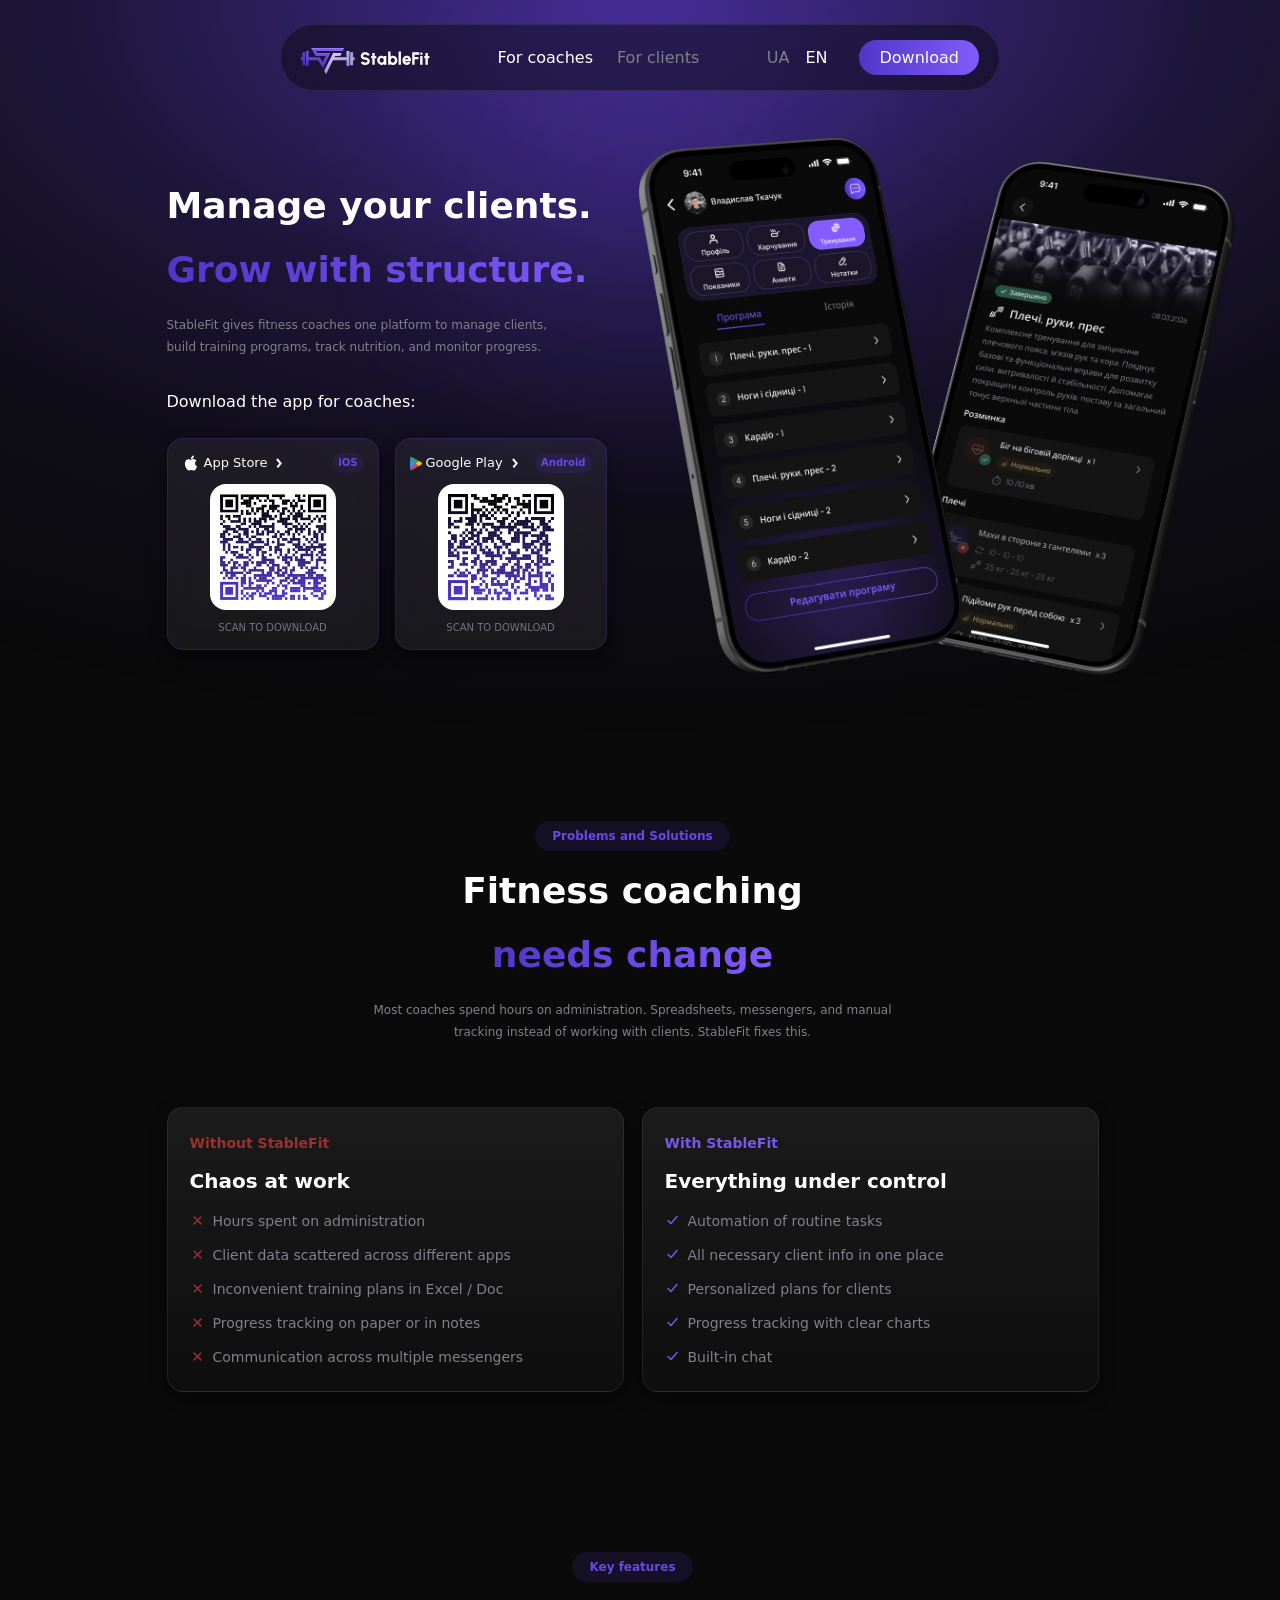
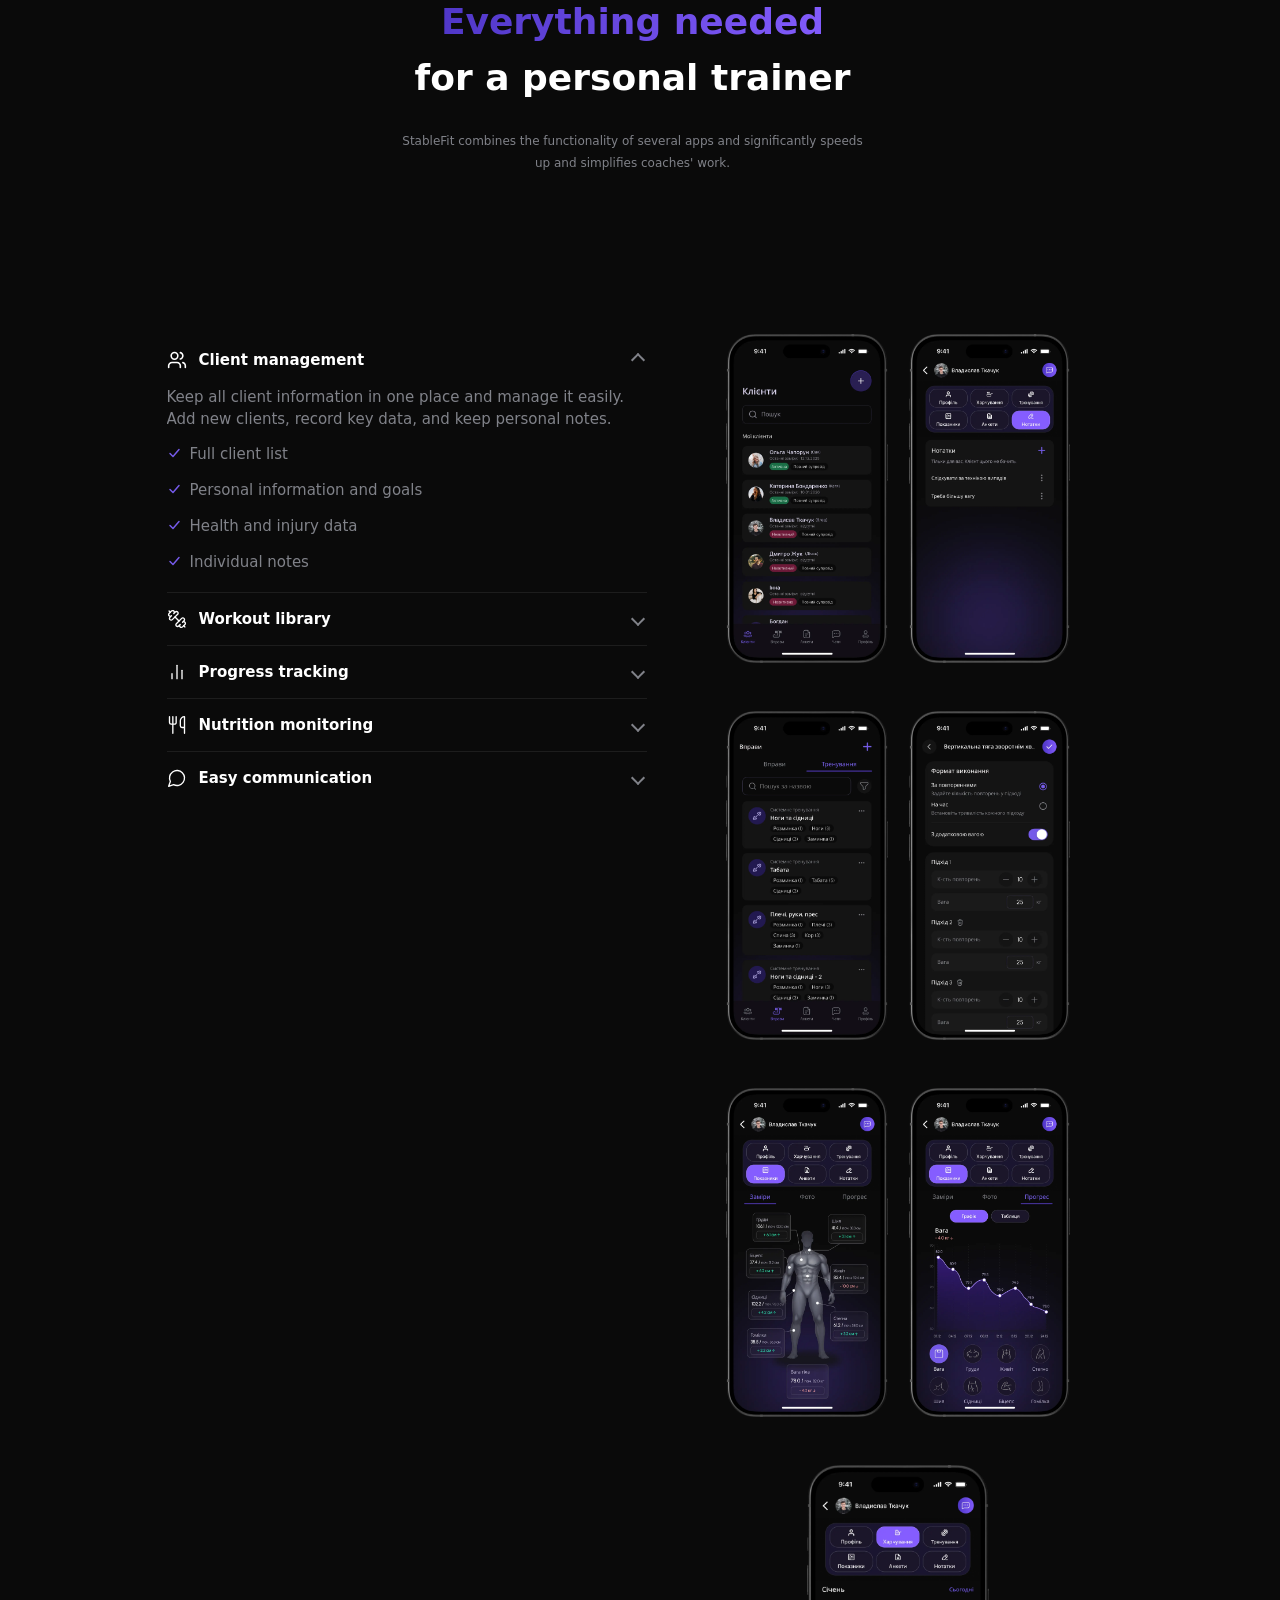
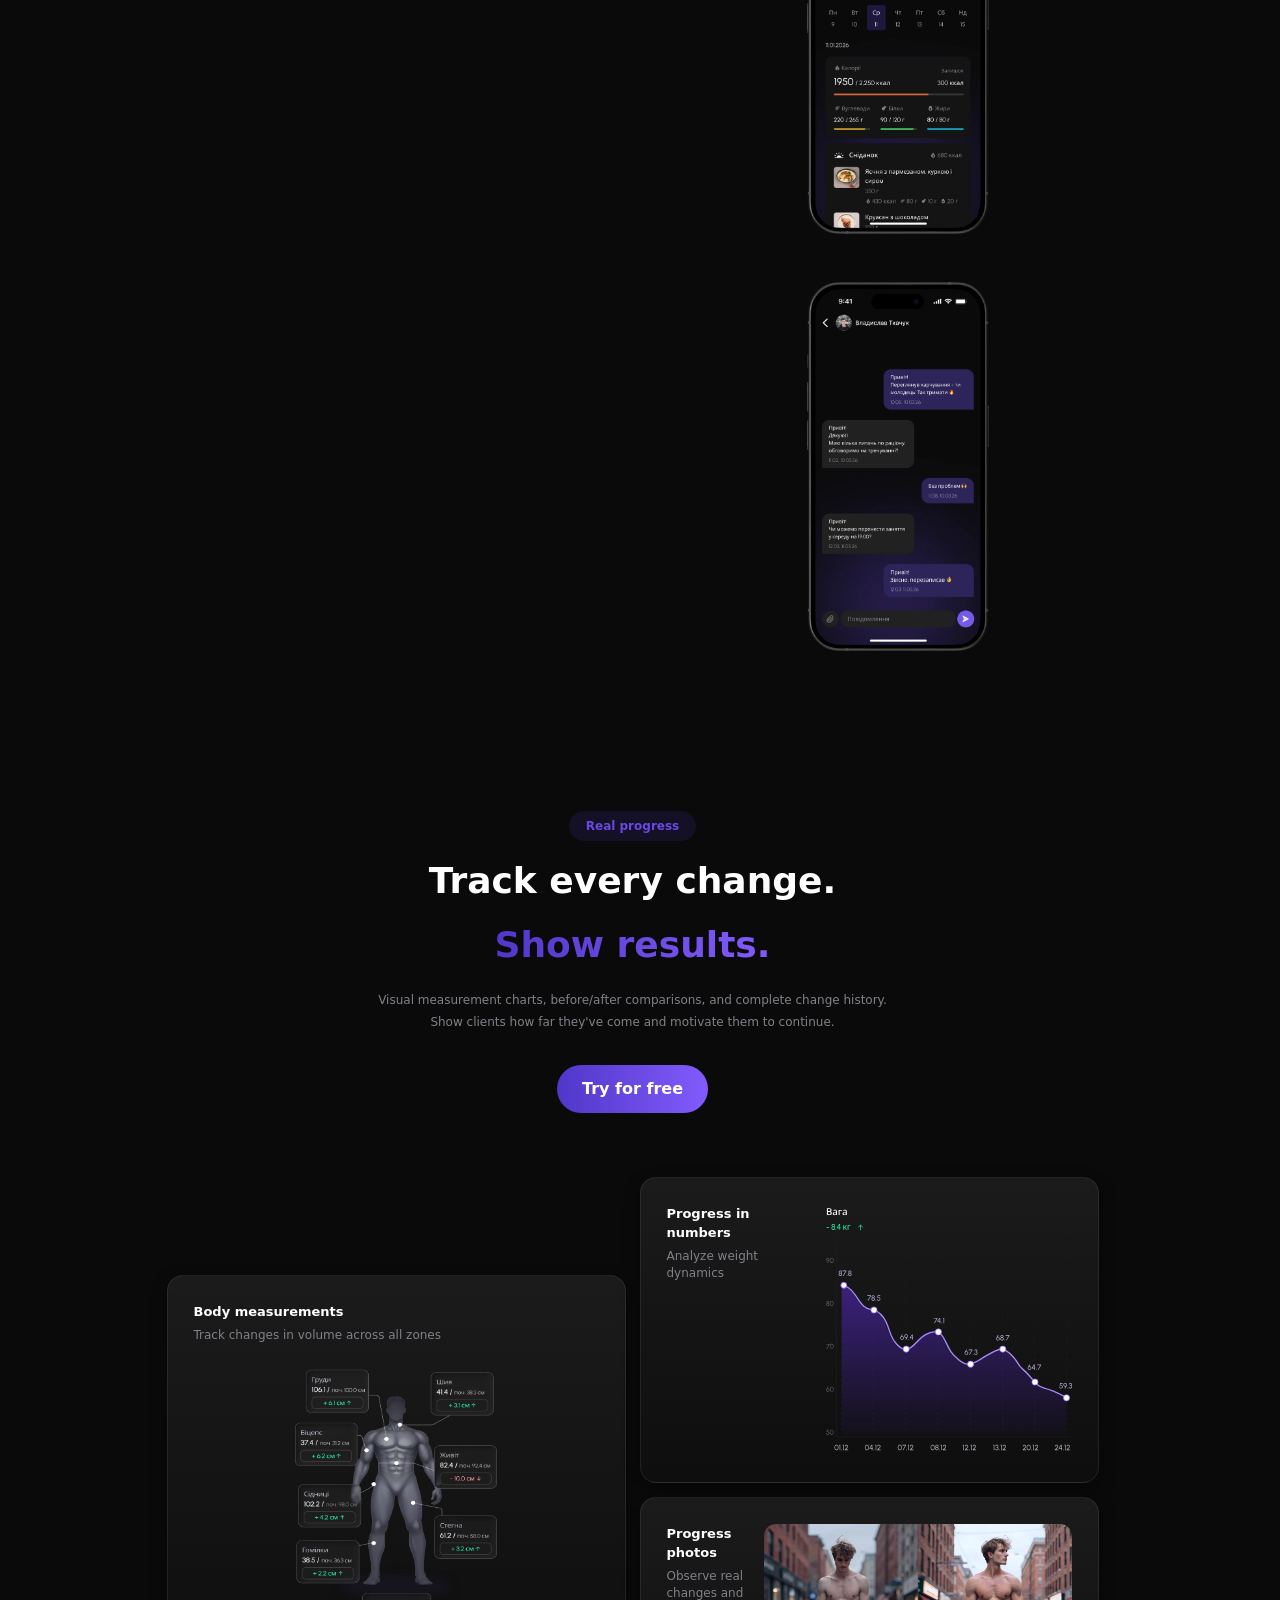
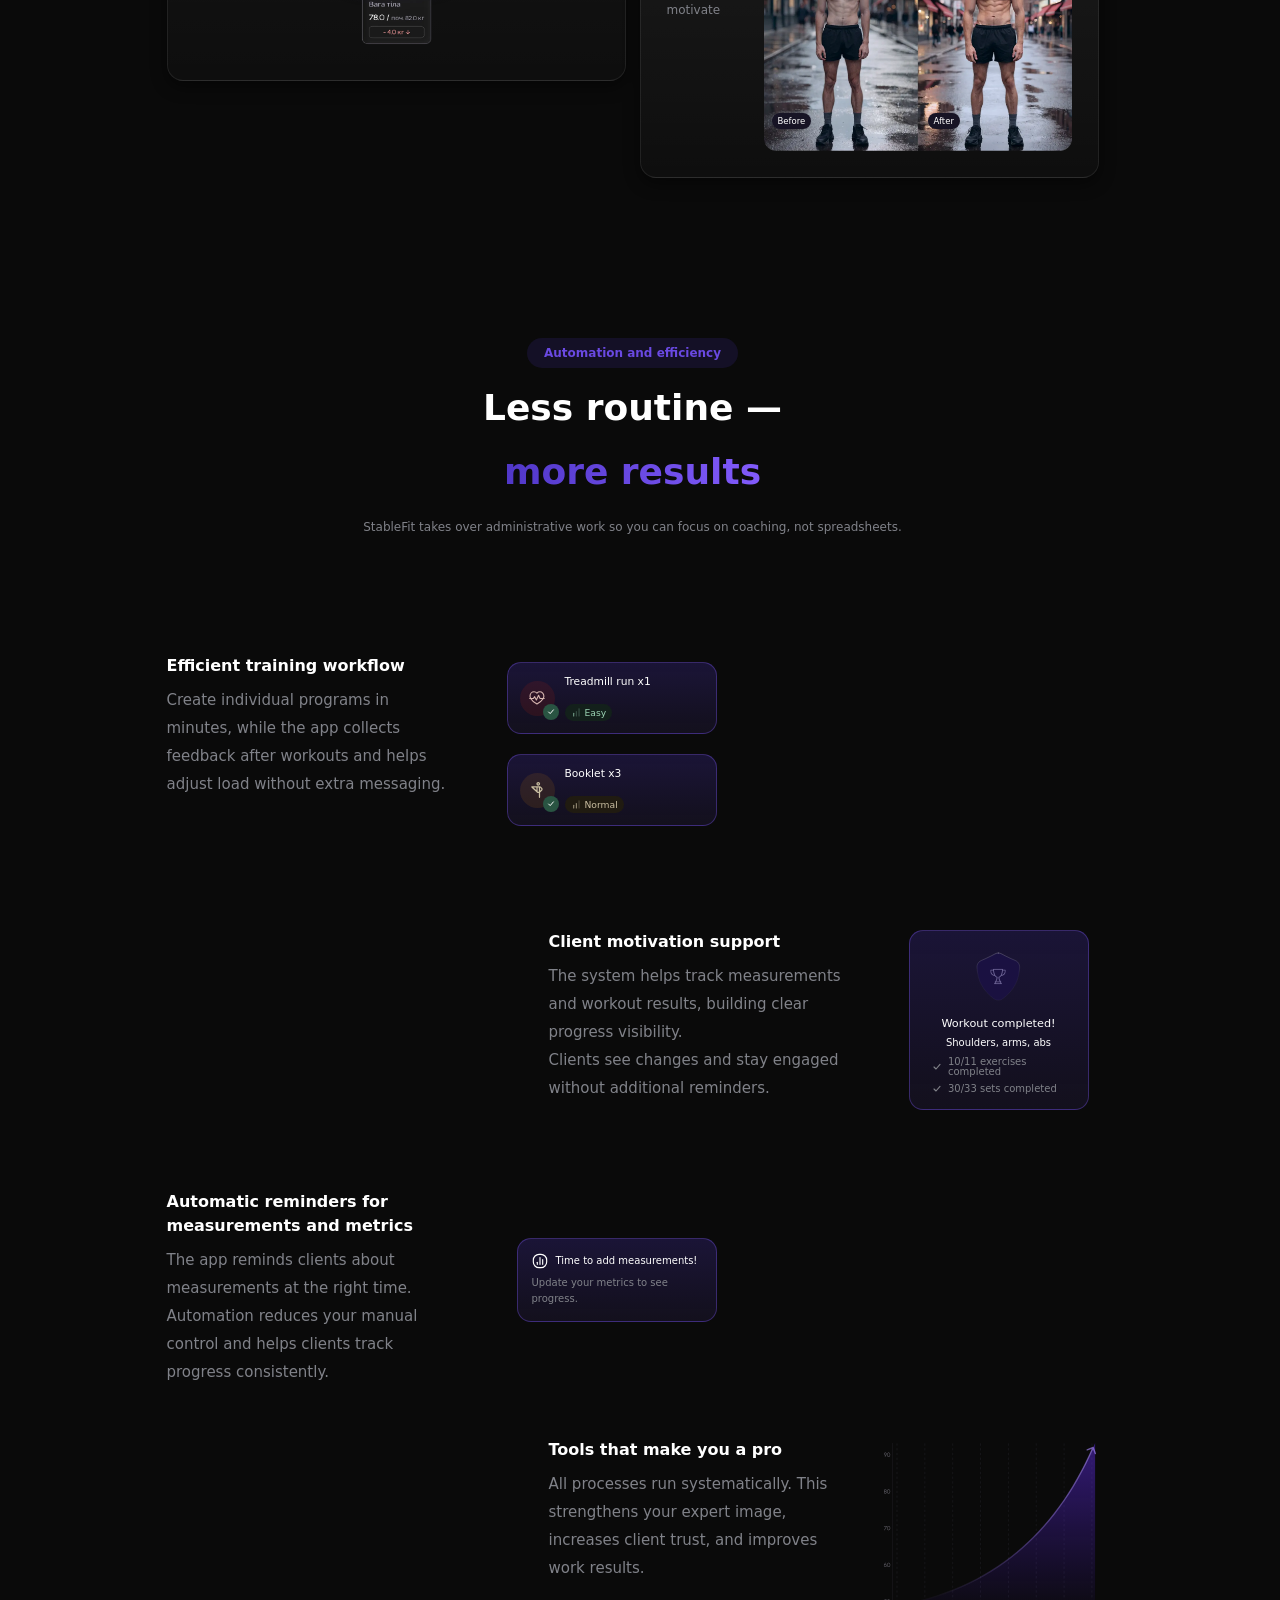
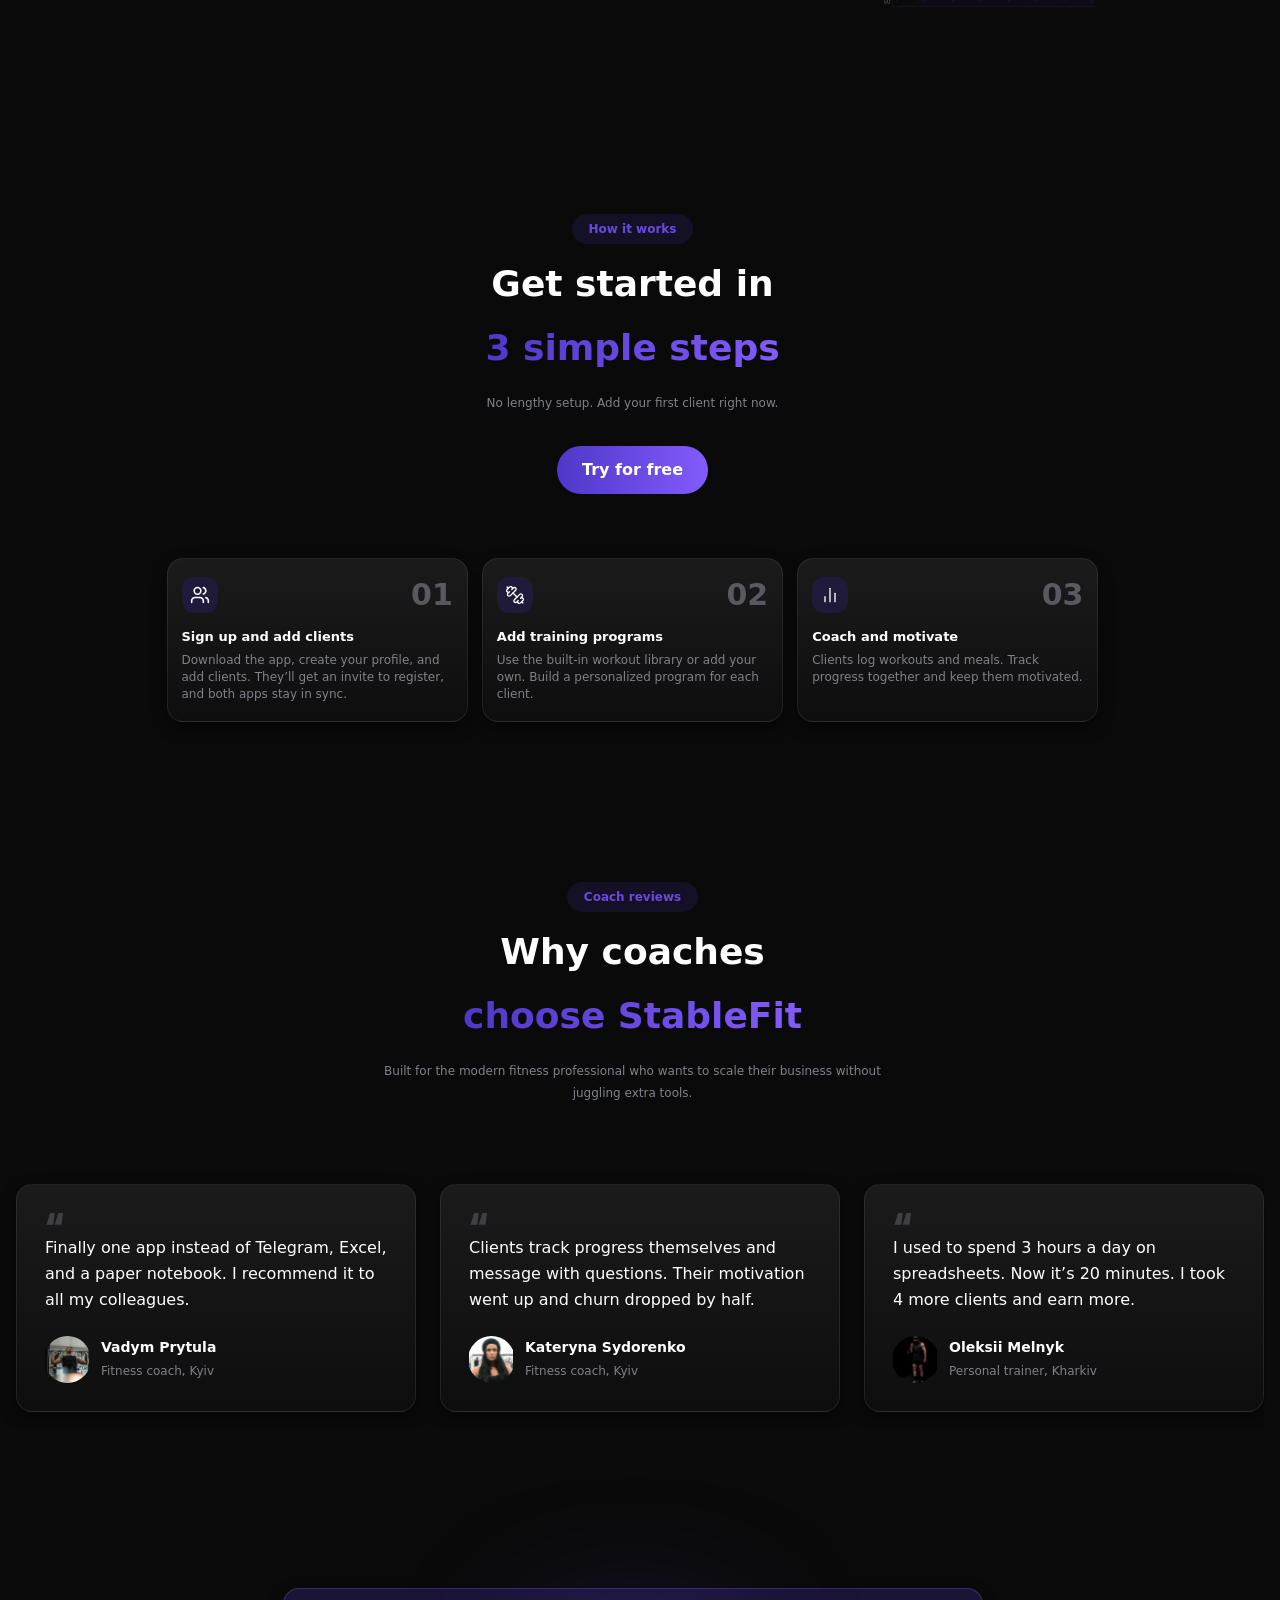
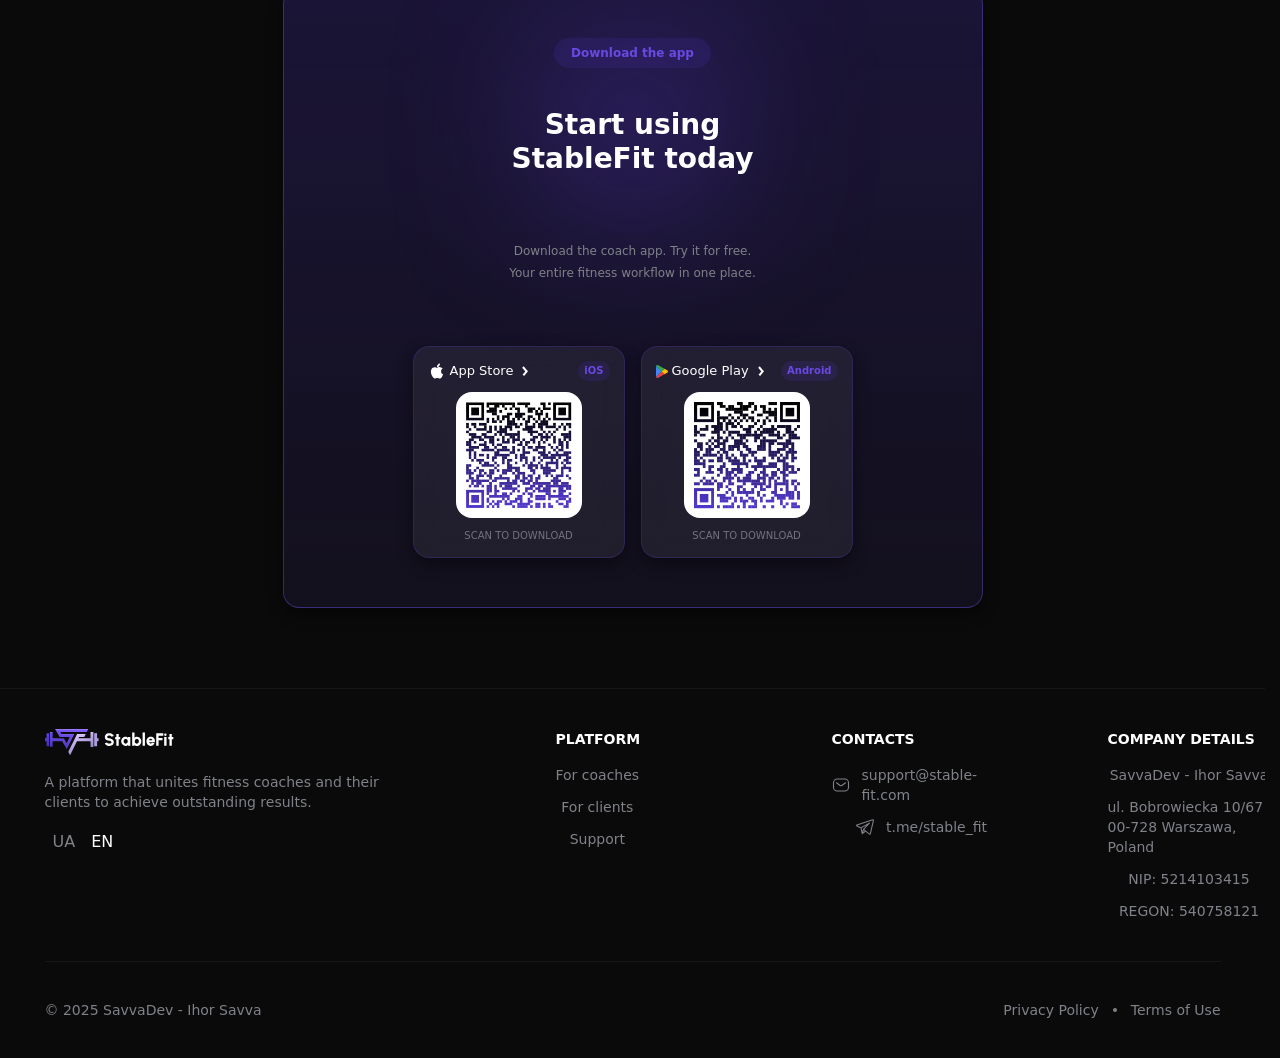
<file: index.html>
<!DOCTYPE html>
<html lang="uk">
<head>
  <meta charset="UTF-8">
  <meta name="viewport" content="width=device-width, initial-scale=1.0">
  <meta name="theme-color" content="#0A0A0A">
  <meta name="color-scheme" content="dark">
  <meta name="format-detection" content="telephone=no">
  <meta name="description" content="StableFit для тренерів: керуйте клієнтами, програмами тренувань, харчуванням і прогресом в одному додатку. Автоматизація рутини, бібліотека вправ, чат і аналітика." data-i18n-content="coach.meta.description">
  <meta name="keywords" content="StableFit, фітнес тренер, персональний тренер, управління клієнтами, програми тренувань, трекінг прогресу, харчування, фітнес додаток" data-i18n-content="coach.meta.keywords">
  <meta name="author" content="StableFit">
  <meta name="robots" content="index, follow, max-image-preview:large">
  
  <meta property="og:type" content="website">
  <meta property="og:site_name" content="StableFit">
  <meta property="og:url" content="https://stable-fit.com/">
  <meta property="og:title" content="StableFit — для тренерів" data-i18n-content="coach.meta.ogTitle">
  <meta property="og:description" content="Платформа для фітнес-тренерів: клієнти, тренування, харчування та прогрес в одному місці." data-i18n-content="coach.meta.ogDescription">
  <meta property="og:image" content="https://stable-fit.com/assets/images/preview.png">
  <meta property="og:image:alt" content="StableFit" data-i18n-content="meta.brand">
  <meta property="og:locale" content="uk_UA">
  <meta property="og:locale:alternate" content="en_US">

  
  <title data-i18n="coach.meta.title">StableFit — для тренерів | Платформа для фітнес-клієнтів і програм</title>
  <link rel="canonical" href="https://stable-fit.com/">
  <link rel="alternate" hreflang="uk" href="https://stable-fit.com/">
  <link rel="alternate" hreflang="en" href="https://stable-fit.com/">
  <link rel="alternate" hreflang="x-default" href="https://stable-fit.com/">
  <link rel="icon" href="assets/favicon/favicon.ico" type="image/x-icon">
  <link rel="apple-touch-icon" href="assets/favicon/favicon.svg">
  <link rel="preconnect" href="https://fonts.googleapis.com">
  <link rel="preconnect" href="https://fonts.gstatic.com" crossorigin>
  <link href="https://fonts.googleapis.com/css2?family=Urbanist:wght@400;500;600;700;800;900&display=optional" rel="stylesheet">

  <script>
    (function () {
      try {
        var lang = localStorage.getItem("stablefit-language");
        if (lang !== "en" && lang !== "ua") {
          var br = (navigator.language || "ua").slice(0, 2).toLowerCase();
          lang = br === "en" ? "en" : "ua";
        }
        var link = document.createElement("link");
        link.rel = "preload";
        link.as = "fetch";
        link.href = "locales/" + lang + ".json";
        document.head.appendChild(link);
      } catch (e) {}
    })();
  </script>
  <link rel="stylesheet" href="style/normalize.css">
  <link rel="stylesheet" href="style/style.css">
  <link rel="stylesheet" href="style/adaptive.css">
  <script type="application/ld+json">
  {
    "@context": "https://schema.org",
    "@graph": [
      {
        "@type": "Organization",
        "name": "StableFit",
        "url": "https://stable-fit.com/",
        "logo": "https://stable-fit.com/assets/images/Logo.svg",
        "email": "support@stable-fit.com"
      },
      {
        "@type": "WebSite",
        "name": "StableFit",
        "url": "https://stable-fit.com/",
        "inLanguage": ["uk-UA", "en-US"]
      },
      {
        "@type": "WebPage",
        "@id": "https://stable-fit.com/#webpage",
        "url": "https://stable-fit.com/",
        "name": "StableFit — для тренерів",
        "description": "StableFit для тренерів: керуйте клієнтами, програмами тренувань, харчуванням і прогресом в одному додатку.",
        "inLanguage": "uk-UA",
        "isPartOf": { "@type": "WebSite", "@id": "https://stable-fit.com/#website" }
      },
      {
        "@type": "SoftwareApplication",
        "name": "StableFit",
        "applicationCategory": "HealthApplication",
        "operatingSystem": "iOS, Android",
        "offers": { "@type": "Offer", "price": "0", "priceCurrency": "USD" }
      }
    ]
  }
  </script>
</head>
<body class="sf-landing page-coach">
  <div class="sf-landing-bg" aria-hidden="true"></div>

  <header>
    <div class="header-wrp">
      <div class="header-logo-wrap">
        <img
          loading="lazy"
          src="assets/images/Logo.svg"
          alt="header logo"
          data-i18n-alt="meta.logoAlt"
        >
      </div>
      <button
        type="button"
        class="header-burger"
        aria-expanded="false"
        aria-controls="header-drawer"
        data-i18n-aria="aria.openMenu"
      >
        <span class="header-burger-line"></span>
        <span class="header-burger-line"></span>
        <span class="header-burger-line"></span>
      </button>
      <div class="header-desktop">
        <div class="header-nav">
          <div class="nav-item">
            <a
              href="/"
              class="landing-link is-active"
              data-landing="coach"
              data-i18n="nav.coaches"
            >
              Для тренерів
            </a>
          </div>
          <div class="nav-item">
            <a
              href="for-clients/"
              class="landing-link"
              data-landing="client"
              data-i18n="nav.clients"
            >
              Для клієнтів
            </a>
          </div>
        </div>
        <div class="localisation">
          <div
            class="localisation-item is-active"
            data-lang="ua" 
            role="button"
            tabindex="0"
            data-i18n-aria="aria.langUa"
          >
            UA
          </div>
          <div
            class="localisation-item"
            data-lang="en"
            role="button"
            tabindex="0"
            data-i18n-aria="aria.langEn"
          >
            EN
          </div>
          <a
            href="#download-app"
            class="download-button btn btn-hover-transparent"
            data-i18n="buttons.download"
          >
            Завантажити
          </a>
        </div>
      </div>
    </div>
    <div
      class="header-drawer"
      id="header-drawer"
      role="dialog"
      aria-modal="true"
      aria-hidden="true"
    >
      <div class="header-drawer-inner">
        <div class="header-drawer-top">
          <div class="header-logo-wrap">
            <img
              loading="lazy"
              src="assets/images/Logo.svg"
              alt=""
              data-i18n-alt="meta.logoAlt"
            >
          </div>
          <button
            type="button"
            class="header-drawer-close"
            data-i18n-aria="aria.closeMenu"
          >
            &times;
          </button>
        </div>
        <nav
          class="header-drawer-nav"
          aria-label="Навігація"
        >
          <a
            href="/"
            class="landing-link is-active"
            data-landing="coach"
            data-i18n="nav.coaches"
          >
            Для тренерів
          </a>
          <a
            href="for-clients/"
            class="landing-link"
            data-landing="client"
            data-i18n="nav.clients"
          >
            Для клієнтів
          </a>
          <a
            href="support/"
            class="landing-link"
            data-landing="support"
            data-i18n="nav.support"
          >
            Підтримка
          </a>
        </nav>
        <div class="header-drawer-lang localisation">
          <div
            class="localisation-item is-active"
            data-lang="ua" 
            role="button"
            tabindex="0"
            data-i18n-aria="aria.langUa"
          >
            UA
          </div>
          <div
            class="localisation-item"
            data-lang="en"
            role="button"
            tabindex="0"
            data-i18n-aria="aria.langEn"
          >
            EN
          </div>
        </div>
        <a
          href="#download-app"
          class="download-button header-drawer-cta btn btn-hover-transparent"
          data-i18n="buttons.download"
        >
          Завантажити
        </a>
      </div>
    </div>
  </header>

  <main>
    <section class="hero">
      <div class="container">
        <div class="hero-wrp">
          <div class="content-inner">
            <div
              class="section-title"
              data-i18n="coach.hero.sectionTitle"
            >
              Управляйте клієнтами.
            </div>
            <div
              class="gradient-title"
              data-i18n="coach.hero.gradientTitle"
            >
              Зростайте організовно.
            </div>
            <div
              class="section-description description"
              data-i18n="coach.hero.description"
            >
              StableFit дає фітнес-тренерам єдину платформу для управління
              клієнтами, створення тренувальних програм, відстеження
              харчування і моніторингу прогресу.
            </div>
            <div
              class="content-text"
              data-i18n="coach.hero.contentText"
            >
              Завантажуйте додаток для тренерів:
            </div>
            <div class="card-wrp">
              <a 
                href="https://apps.apple.com/app/stable-fit-pro-crm-%D1%82%D1%80%D0%B5%D0%BD%D0%B5%D1%80%D0%B0/id6755842178" 
                target="_blank" 
                rel="noopener noreferrer" 
                class="card shadow-custom"
              >
                <div class="cart-title">
                  <div class="card-icon">
                    <img
                      loading="lazy"
                      src="assets/icons/apple_icon.svg"
                      alt="apple"
                      width="18"
                      height="18"
                    >
                    <span data-i18n="coach.hero.store.apple">
                      App Store
                    </span>
                    <div
                      class="card-arrow"
                      aria-hidden="true"
                    ></div>
                  </div>
                  <div
                    class="card-device"
                    data-i18n="coach.hero.store.ios"
                  >
                    iOS
                  </div>
                </div>
                <div class="card-image-container">
                  <img
                    loading="lazy"
                    src="assets/images/ch/appStore_download.jpg"
                    alt="appStore_download"
                    class="card-image"
                    width="108"
                    height="108"
                  >
                </div>
                <div class="card-footer">
                  <span data-i18n="card.footerScan">
                    скануйте для завантаження
                  </span>
                </div>
              </a>
              <a 
                href="https://play.google.com/store/apps/details?id=com.fit.stable.pro " 
                target="_blank" 
                rel="noopener noreferrer" 
                class="card shadow-custom"
              >
                <div class="cart-title">
                  <div class="card-icon">
                    <img
                      loading="lazy"
                      src="assets/icons/googlePlay_icon.svg"
                      alt="googlePlay"
                      width="12"
                      height="13"
                    >
                    <span data-i18n="coach.hero.store.google">
                      Google Play
                    </span>
                    <div
                      class="card-arrow"
                      aria-hidden="true"
                    ></div>
                  </div>
                  <div
                    class="card-device"
                    data-i18n="coach.hero.store.android"
                  >
                    Android
                  </div>
                </div>
                <div class="card-image-container">
                  <img
                    loading="lazy"
                    src="assets/images/ch/googlePlay_download.jpg"
                    alt="googlePlay_download"
                    class="card-image"
                    width="108"
                    height="108"
                  >
                </div>
                <div class="card-footer">
                  <span data-i18n="card.footerScan">
                    скануйте для завантаження
                  </span>
                </div>
              </a>
            </div>
          </div>
          <div class="content-inner">
            <div class="image-wrp">
              <img
                loading="lazy"
                src="assets/images/ch/hero_left_iPhone.webp"
                alt="inner_hero"
                width="537"
                height="659"
              >
              <img
                loading="lazy"
                src="assets/images/ch/hero_right_iPhone.webp"
                alt="inner_hero"
                width="490"
                height="620"
              >
            </div>
          </div>
        </div>
      </div>
    </section>

    <section class="features">
      <div class="container">
        <div class="features-wrp section-wrp">
          <div class="section-content">
            <div
              class="section-name"
              data-i18n="coach.features.sectionName"
            >
              Проблеми та рішення
            </div>
            <div
              class="section-title"
              data-i18n="coach.features.sectionTitle"
            >
              Фітнес-коучинг
            </div>
            <div
              class="gradient-title"
              data-i18n="coach.features.gradientTitle"
            >
              потребує змін
            </div>
            <div
              class="section-description description-features"
              data-i18n="coach.features.description"
            >
              Більшість тренерів витрачають години на адміністрування. Таблиці, месенджери, та ручний
              облік замість роботи з клієнтами. StableFit це виправить.
            </div>
          </div>
          <div class="features-carts">
            <div class="features-cart shadow-custom">
              <div
                class="cart-name red-name"
                data-i18n="coach.features.without"
              >
                Без StableFit
              </div>
              <div
                class="f-cart-title"
                data-i18n="coach.features.withoutTitle"
              >
                Хаос у роботі
              </div>
              <ul class="cart-list">
                <li
                  class="cart-list-item"
                  data-i18n="coach.features.withoutItems.item1"
                >
                  Години витрачені на адміністрування
                </li>
                <li
                  class="cart-list-item"
                  data-i18n="coach.features.withoutItems.item2"
                >
                  Клієнтські дані розпорошені по різних додатках
                </li>
                <li
                  class="cart-list-item"
                  data-i18n="coach.features.withoutItems.item3"
                >
                  Незручні тренувальні програми в Excel / Doc
                </li>
                <li
                  class="cart-list-item"
                  data-i18n="coach.features.withoutItems.item4"
                >
                  Відстеження прогресу на папері чи в нотатках
                </li>
                <li
                  class="cart-list-item"
                  data-i18n="coach.features.withoutItems.item5"
                >
                  Комунікація у різних месенджерах
                </li>
              </ul>
            </div>
            <div class="features-cart shadow-custom">
              <div
                class="cart-name prpl-name"
                data-i18n="coach.features.withTitle"
              >
                Із StableFit
              </div>
              <div
                class="f-cart-title"
                data-i18n="coach.features.withSubtitle"
              >
                Усе під контролем
              </div>
              <ul class="cart-list cart-list--checks">
                <li
                  class="cart-list-item"
                  data-i18n="coach.features.withItems.item1"
                >
                  Автоматизація рутинних задач
                </li>
                <li
                  class="cart-list-item"
                  data-i18n="coach.features.withItems.item2"
                >
                  Уся необхідна інформація про клієнта в одному місці
                </li>
                <li
                  class="cart-list-item"
                  data-i18n="coach.features.withItems.item3"
                >
                  Персональні програми для клієнтів
                </li>
                <li
                  class="cart-list-item"
                  data-i18n="coach.features.withItems.item4"
                >
                  Відстеження прогресу з чіткими графіками
                </li>
                <li
                  class="cart-list-item"
                  data-i18n="coach.features.withItems.item5"
                >
                  Вбудований чат
                </li>
              </ul>
            </div>
          </div>
        </div>
      </div>
    </section>

    <section class="functionality">
      <div class="container">
        <div class="functionality-wrp section-wrp">
          <div class="section-content">
            <div
              class="section-name"
              data-i18n="coach.functionality.sectionName"
            >
              Ключові функції
            </div>
            <div
              class="gradient-title"
              data-i18n="coach.functionality.gradientTitle"
            >
              Все, що потрібно
            </div>
            <div
              class="section-title"
              data-i18n="coach.functionality.sectionTitle"
            >
              персональному тренеру
            </div>
            <div
              class="section-description description-functionality"
              data-i18n="coach.functionality.description"
            >
              StableFit поєднює у собі функції кількох різних додатків і суттєво
              пришвидшує та спрощує роботу тренерів.
            </div>
          </div>
          <div class="f-slider-wrp">
            <div
              class="f-slider-item"
              data-f-slider-scroll-sync
            >
              <div class="content-left">
                <div
                  class="f-slider-accordion"
                  data-f-slider-accordion
                >
                  <div class="f-slider-accordion-item is-open">
                    <button
                      type="button"
                      class="f-slider-accordion-trigger"
                      aria-expanded="true"
                      id="f-acc-trigger-1"
                      aria-controls="f-acc-panel-1"
                    >
                      <span class="f-slider-title">
                        <img
                          loading="lazy"
                          class="f-slider-title-icon"
                          src="assets/icons/manage_clients_icon.svg"
                          alt="manage_clients_icon"
                          width="20"
                          height="20"
                        >
                        <span
                          class="f-slider-title-text"
                          data-i18n="coach.functionality.items.clients.title"
                        >
                          Управління клієнтами
                        </span>
                      </span>
                      <span
                        class="f-slider-accordion-chevron"
                        aria-hidden="true"
                      ></span>
                    </button>
                    <div
                      class="f-slider-accordion-panel"
                      id="f-acc-panel-1"
                      role="region"
                      aria-labelledby="f-acc-trigger-1"
                    >
                      <div class="f-slider-accordion-panel-inner">
                        <div class="f-slider-description">
                          <div
                            class="f-slider-description-text"
                            data-i18n="coach.functionality.items.clients.description"
                          >
                            Зберігайте всю інформацію про клієнтів в одному місці та легко керуйте нею.
                            Додавайте нових клієнтів, фіксуйте ключові дані та ведіть персональні нотатки.
                          </div>
                          <ul class="cart-list cart-list--checks">
                            <li
                              class="cart-list-item"
                              data-i18n="coach.functionality.items.clients.points.item1"
                            >
                              Повний список клієнтів
                            </li>
                            <li
                              class="cart-list-item"
                              data-i18n="coach.functionality.items.clients.points.item2"
                            >
                              Особиста інформація та цілі
                            </li>
                            <li
                              class="cart-list-item"
                              data-i18n="coach.functionality.items.clients.points.item3"
                            >
                              Дані про стан здоров’я і травми
                            </li>
                            <li
                              class="cart-list-item"
                              data-i18n="coach.functionality.items.clients.points.item4"
                            >
                              Індивідуальні нотатки
                            </li>
                          </ul>
                        </div>
                      </div>
                    </div>
                  </div>
                  <div class="f-slider-accordion-item">
                    <button
                      type="button"
                      class="f-slider-accordion-trigger"
                      aria-expanded="false"
                      id="f-acc-trigger-2"
                      aria-controls="f-acc-panel-2"
                    >
                      <span class="f-slider-title">
                        <img
                          loading="lazy"
                          class="f-slider-title-icon"
                          src="assets/icons/train-lib-icon.svg"
                          alt="train-lib-icon"
                          width="20"
                          height="20"
                        >
                        <span
                          class="f-slider-title-text"
                          data-i18n="coach.functionality.items.workouts.title"
                        >
                          Бібліотека тренувань
                        </span>
                      </span>
                      <span
                        class="f-slider-accordion-chevron"
                        aria-hidden="true"
                      ></span>
                    </button>
                    <div
                      class="f-slider-accordion-panel"
                      id="f-acc-panel-2"
                      role="region"
                      aria-labelledby="f-acc-trigger-2"
                    >
                      <div class="f-slider-accordion-panel-inner">
                        <div class="f-slider-description">
                          <div
                            class="f-slider-description-text"
                            data-i18n="coach.functionality.items.workouts.description"
                          >
                            Використовуйте готові тренування з додатку, адаптуйте їх під свої задачі або
                            створюйте власні з нуля. Формуйте індивідуальні плани для клієнтів і відстежуйте їх виконання.
                          </div>
                          <ul class="cart-list cart-list--checks">
                            <li
                              class="cart-list-item"
                              data-i18n="coach.functionality.items.workouts.points.item1"
                            >
                              Готові тренування в додатку
                            </li>
                            <li
                              class="cart-list-item"
                              data-i18n="coach.functionality.items.workouts.points.item2"
                            >
                              Редагування та створення власних програм
                            </li>
                            <li
                              class="cart-list-item"
                              data-i18n="coach.functionality.items.workouts.points.item3"
                            >
                              Індивідуальні плани для клієнтів
                            </li>
                            <li
                              class="cart-list-item"
                              data-i18n="coach.functionality.items.workouts.points.item4"
                            >
                              Перегляд пройдених тренувань
                            </li>
                          </ul>
                        </div>
                      </div>
                    </div>
                  </div>
                  <div class="f-slider-accordion-item">
                    <button
                      type="button"
                      class="f-slider-accordion-trigger"
                      aria-expanded="false"
                      id="f-acc-trigger-3"
                      aria-controls="f-acc-panel-3"
                    >
                      <span class="f-slider-title">
                        <img
                          loading="lazy"
                          class="f-slider-title-icon"
                          src="assets/icons/progress-icon.svg"
                          alt="progress-icon"
                          width="20"
                          height="20"
                        >
                        <span
                          class="f-slider-title-text"
                          data-i18n="coach.functionality.items.nutrition.title"
                        >
                          Відстежування прогресу
                        </span>
                      </span>
                      <span
                        class="f-slider-accordion-chevron"
                        aria-hidden="true"
                      ></span>
                    </button>
                    <div
                      class="f-slider-accordion-panel"
                      id="f-acc-panel-3"
                      role="region"
                      aria-labelledby="f-acc-trigger-3"
                    >
                      <div class="f-slider-accordion-panel-inner">
                        <div class="f-slider-description">
                          <div
                            class="f-slider-description-text"
                            data-i18n="coach.functionality.items.nutrition.description"
                          >
                            Відстежуйте результати клієнтів у динаміці. Переглядайте зміни ваги та замірів,
                            які вони вносять у додатку, а система нагадувань допоможе клієнтам регулярно оновлювати дані.
                          </div>
                          <ul class="cart-list cart-list--checks">
                            <li
                              class="cart-list-item"
                              data-i18n="coach.functionality.items.nutrition.points.item1"
                            >
                              Динаміка ваги та замірів
                            </li>
                            <li
                              class="cart-list-item"
                              data-i18n="coach.functionality.items.nutrition.points.item2"
                            >
                              Фото До/Після для візуального відстеження прогресу
                            </li>
                            <li
                              class="cart-list-item"
                              data-i18n="coach.functionality.items.nutrition.points.item3"
                            >
                              Автоматичні нагадування про заміри
                            </li>
                          </ul>
                        </div>
                      </div>
                    </div>
                  </div>
                  <div class="f-slider-accordion-item">
                    <button
                      type="button"
                      class="f-slider-accordion-trigger"
                      aria-expanded="false"
                      id="f-acc-trigger-4"
                      aria-controls="f-acc-panel-4"
                    >
                      <span class="f-slider-title">
                        <img
                          loading="lazy"
                          class="f-slider-title-icon"
                          src="assets/icons/monitoring-icon.svg"
                          alt="monitoring-icon"
                          width="20"
                          height="20"
                        >
                        <span
                          class="f-slider-title-text"
                          data-i18n="coach.functionality.items.analytics.title"
                        >
                          Моніторинг харчування
                        </span>
                      </span>
                      <span
                        class="f-slider-accordion-chevron"
                        aria-hidden="true"
                      ></span>
                    </button>
                    <div
                      class="f-slider-accordion-panel"
                      id="f-acc-panel-4"
                      role="region"
                      aria-labelledby="f-acc-trigger-4"
                    >
                      <div class="f-slider-accordion-panel-inner">
                        <div class="f-slider-description">
                          <div
                            class="f-slider-description-text"
                            data-i18n="coach.functionality.items.analytics.description"
                          >
                            Контролюйте раціон клієнтів без зайвих запитів. Переглядайте харчування, 
                            аналізуйте калорійність і баланс нутрієнтів.
                          </div>
                          <ul class="cart-list cart-list--checks">
                            <li
                              class="cart-list-item"
                              data-i18n="coach.functionality.items.analytics.points.item1"
                            >
                              Автоматичний розрахунок КБЖВ на основі даних і цілей клієнта
                            </li>
                            <li
                              class="cart-list-item"
                              data-i18n="coach.functionality.items.analytics.points.item2"
                            >
                              Можливість для клієнта легко відстежувати харчування (вручну, за фото або штрихкодом)
                            </li>
                            <li
                              class="cart-list-item"
                              data-i18n="coach.functionality.items.analytics.points.item3"
                            >
                              Розрахунок калорій та КБЖВ продуктів за допомогою ШІ
                            </li>
                            <li
                              class="cart-list-item"
                              data-i18n="coach.functionality.items.analytics.points.item4"
                            >
                              Моніторинг КБЖВ
                            </li>
                          </ul>
                        </div>
                      </div>
                    </div>
                  </div>
                  <div class="f-slider-accordion-item">
                    <button
                      type="button"
                      class="f-slider-accordion-trigger"
                      aria-expanded="false"
                      id="f-acc-trigger-5"
                      aria-controls="f-acc-panel-5"
                    >
                      <span class="f-slider-title">
                        <img
                          loading="lazy"
                          class="f-slider-title-icon"
                          src="assets/icons/communicate-icon.svg"
                          alt="communicate-icon"
                          width="20"
                          height="20"
                        >
                        <span
                          class="f-slider-title-text"
                          data-i18n="coach.functionality.items.communication.title"
                        >
                          Легка комунікація
                        </span>
                      </span>
                      <span
                        class="f-slider-accordion-chevron"
                        aria-hidden="true"
                      ></span>
                    </button>
                    <div
                      class="f-slider-accordion-panel"
                      id="f-acc-panel-5"
                      role="region"
                      aria-labelledby="f-acc-trigger-5"
                    >
                      <div class="f-slider-accordion-panel-inner">
                        <div class="f-slider-description">
                          <div
                            class="f-slider-description-text"
                            data-i18n="coach.functionality.items.communication.description"
                          >
                            Спілкуйтесь із клієнтами напряму в додатку.
                            Вся комунікація зібрана в одному місці — без переходів між різними месенджерами.
                          </div>
                          <ul class="cart-list cart-list--checks">
                            <li
                              class="cart-list-item"
                              data-i18n="coach.functionality.items.communication.points.item1"
                            >
                              Чат із клієнтами в одному додатку
                            </li>
                            <li
                              class="cart-list-item"
                              data-i18n="coach.functionality.items.communication.points.item2"
                            >
                              Швидка та зручна комунікація
                            </li>
                            <li
                              class="cart-list-item"
                              data-i18n="coach.functionality.items.communication.points.item3"
                            >
                              Всі діалоги під рукою
                            </li>
                          </ul>
                        </div>
                      </div>
                    </div>
                  </div>
                </div>
              </div>
              <div class="content-right">
                <div class="content-right-image-wrp">
                  <img
                    loading="lazy"
                    src="assets/images/ch/slider/sl-1-l.webp"
                    alt="manage_clients_image"
                    width="280"
                    height="570"
                  >
                  <img
                    loading="lazy"
                    src="assets/images/ch/slider/sl-1-r.webp"
                    alt="manage_clients_image"
                    width="280"
                    height="570"
                  >
                </div>
                <div class="content-right-image-wrp">
                  <img
                    loading="lazy"
                    src="assets/images/ch/slider/sl-2-l.webp"
                    alt="manage_clients_image"
                    width="280"
                    height="570"
                  >
                  <img
                    loading="lazy"
                    src="assets/images/ch/slider/sl-2-r.webp"
                    alt="manage_clients_image"
                    width="280"
                    height="570"
                  >
                </div>
                <div class="content-right-image-wrp">
                  <img
                    loading="lazy"
                    src="assets/images/ch/slider/sl-3-l.webp"
                    alt="manage_clients_image"
                    width="280"
                    height="570"
                  >
                  <img
                    loading="lazy"
                    src="assets/images/ch/slider/sl-3-r.webp"
                    alt="manage_clients_image"
                    width="280"
                    height="570"
                  >
                </div>
                <div class="content-right-image-wrp">
                  <img
                    loading="lazy"
                    src="assets/images/ch/slider/sl-4.webp"
                    alt="manage_clients_image"
                    width="280"
                    height="570"
                  >
                </div>
                <div class="content-right-image-wrp">
                  <img
                    loading="lazy"
                    src="assets/images/ch/slider/sl-5.webp"
                    alt="manage_clients_image"
                    width="280"
                    height="570"
                  >
                </div>
              </div>
              <div class="f-slider-mobile-layout">
                <article class="f-slider-mobile-item">
                  <span class="f-slider-title">
                    <img 
                      loading="lazy" 
                      class="f-slider-title-icon" 
                      src="assets/icons/manage_clients_icon.svg" 
                      alt="manage_clients_icon" 
                      width="20" 
                      height="20"
                    >
                    <span 
                      class="f-slider-title-text" 
                      data-i18n="coach.functionality.items.clients.title"
                    >
                      Управління клієнтами
                    </span>
                  </span>
                  <div class="f-slider-description">
                    <div 
                      class="f-slider-description-text" 
                      data-i18n="coach.functionality.items.clients.description"
                    >
                      Зберігайте всю інформацію про клієнтів в одному місці та легко керуйте нею.
                    </div>
                    <ul class="cart-list cart-list--checks">
                      <li 
                        class="cart-list-item" 
                        data-i18n="coach.functionality.items.clients.points.item1"
                      >
                      Повний список клієнтів
                    </li>
                      <li 
                        class="cart-list-item" 
                        data-i18n="coach.functionality.items.clients.points.item2"
                      >
                        Особиста інформація та цілі
                      </li>
                      <li 
                        class="cart-list-item" 
                        data-i18n="coach.functionality.items.clients.points.item3"
                      >
                        Дані про стан здоров’я і травми
                      </li>
                      <li 
                        class="cart-list-item" 
                        data-i18n="coach.functionality.items.clients.points.item4"
                      >
                        Індивідуальні нотатки
                      </li>
                    </ul>
                  </div>
                  <div class="content-right-image-wrp">
                    <img 
                      loading="lazy" 
                      src="assets/images/ch/slider/sl-1-l.webp" 
                      alt="manage_clients_image" 
                      width="280" 
                      height="570"
                    >
                    <img 
                      loading="lazy" 
                      src="assets/images/ch/slider/sl-1-r.webp" 
                      alt="manage_clients_image" 
                      width="280" 
                      height="570"
                    >
                  </div>
                </article>
                <article class="f-slider-mobile-item">
                  <span class="f-slider-title">
                    <img 
                      loading="lazy" 
                      class="f-slider-title-icon" 
                      src="assets/icons/train-lib-icon.svg" 
                      alt="train-lib-icon" 
                      width="20" 
                      height="20"
                    >
                    <span 
                      class="f-slider-title-text" 
                      data-i18n="coach.functionality.items.workouts.title"
                    >
                      Бібліотека тренувань
                    </span>
                  </span>
                  <div class="f-slider-description">
                    <div 
                      class="f-slider-description-text" 
                      data-i18n="coach.functionality.items.workouts.description"
                    >
                      Використовуйте готові тренування з додатку, 
                      адаптуйте їх під свої задачі або створюйте власні з нуля.
                    </div>
                    <ul class="cart-list cart-list--checks">
                      <li 
                        class="cart-list-item" 
                        data-i18n="coach.functionality.items.workouts.points.item1"
                      >
                        Готові тренування в додатку
                      </li>
                      <li 
                        class="cart-list-item" 
                        data-i18n="coach.functionality.items.workouts.points.item2"
                      >
                        Редагування та створення власних програм
                      </li>
                      <li 
                        class="cart-list-item" 
                        data-i18n="coach.functionality.items.workouts.points.item3"
                      >
                        Індивідуальні плани для клієнтів
                      </li>
                      <li 
                        class="cart-list-item" 
                        data-i18n="coach.functionality.items.workouts.points.item4"
                      >
                        Перегляд пройдених тренувань
                      </li>
                    </ul>
                  </div>
                  <div class="content-right-image-wrp">
                    <img 
                      loading="lazy" 
                      src="assets/images/ch/slider/sl-2-l.webp" 
                      alt="manage_clients_image" 
                      width="280" 
                      height="570"
                    >
                    <img 
                      loading="lazy" 
                      src="assets/images/ch/slider/sl-2-r.webp" 
                      alt="manage_clients_image" 
                      width="280" 
                      height="570"
                    >
                  </div>
                </article>
                <article class="f-slider-mobile-item">
                  <span class="f-slider-title">
                    <img 
                      loading="lazy" 
                      class="f-slider-title-icon" 
                      src="assets/icons/progress-icon.svg" 
                      alt="progress-icon" 
                      width="20" 
                      height="20"
                    >
                    <span 
                      class="f-slider-title-text" 
                      data-i18n="coach.functionality.items.nutrition.title"
                    >
                      Відстежування прогресу
                    </span>
                  </span>
                  <div class="f-slider-description">
                    <div 
                      class="f-slider-description-text" 
                      data-i18n="coach.functionality.items.nutrition.description"
                    >
                      Відстежуйте результати клієнтів у динаміці.
                    </div>
                    <ul class="cart-list cart-list--checks">
                      <li 
                        class="cart-list-item" 
                        data-i18n="coach.functionality.items.nutrition.points.item1"
                      >
                        Динаміка ваги та замірів
                      </li>
                      <li 
                        class="cart-list-item" 
                        data-i18n="coach.functionality.items.nutrition.points.item2"
                      >
                        Фото До/Після для візуального відстеження прогресу
                      </li>
                      <li 
                        class="cart-list-item" 
                        data-i18n="coach.functionality.items.nutrition.points.item3"
                      >
                        Автоматичні нагадування про заміри
                      </li>
                    </ul>
                  </div>
                  <div class="content-right-image-wrp">
                    <img 
                      loading="lazy" 
                      src="assets/images/ch/slider/sl-3-l.webp" 
                      alt="manage_clients_image" 
                      width="280" 
                      height="570"
                    >
                    <img 
                      loading="lazy" 
                      src="assets/images/ch/slider/sl-3-r.webp" 
                      alt="manage_clients_image" 
                      width="280" 
                      height="570"
                    >
                  </div>
                </article>
                <article class="f-slider-mobile-item">
                  <span class="f-slider-title">
                    <img 
                      loading="lazy" 
                      class="f-slider-title-icon" 
                      src="assets/icons/monitoring-icon.svg" 
                      alt="monitoring-icon" 
                      width="20" 
                      height="20"
                    >
                    <span 
                      class="f-slider-title-text" 
                      data-i18n="coach.functionality.items.analytics.title"
                    >
                      Моніторинг харчування
                    </span>
                  </span>
                  <div class="f-slider-description">
                    <div 
                      class="f-slider-description-text" 
                      data-i18n="coach.functionality.items.analytics.description"
                    >
                      Контролюйте раціон клієнтів без зайвих запитів.
                    </div>
                    <ul class="cart-list cart-list--checks">
                      <li 
                        class="cart-list-item" 
                        data-i18n="coach.functionality.items.analytics.points.item1"
                      >
                        Автоматичний розрахунок КБЖВ
                      </li>
                      <li 
                        class="cart-list-item" 
                        data-i18n="coach.functionality.items.analytics.points.item2"
                      >
                        Легке відстежування харчування
                      </li>
                      <li 
                        class="cart-list-item" 
                        data-i18n="coach.functionality.items.analytics.points.item3"
                      >
                        Розрахунок калорій за допомогою ШІ
                      </li>
                      <li 
                        class="cart-list-item" 
                        data-i18n="coach.functionality.items.analytics.points.item4"
                      >
                        Моніторинг КБЖВ
                      </li>
                    </ul>
                  </div>
                  <div class="content-right-image-wrp">
                    <img 
                      loading="lazy" 
                      src="assets/images/ch/slider/sl-4.webp" 
                      alt="manage_clients_image" 
                      width="280" 
                      height="570"
                    >
                  </div>
                </article>
                <article class="f-slider-mobile-item">
                  <span class="f-slider-title">
                    <img 
                      loading="lazy" 
                      class="f-slider-title-icon" 
                      src="assets/icons/communicate-icon.svg" 
                      alt="communicate-icon" 
                      width="20"
                      height="20"
                    >
                    <span 
                      class="f-slider-title-text" 
                      data-i18n="coach.functionality.items.communication.title"
                    >
                      Легка комунікація
                    </span>
                  </span>
                  <div class="f-slider-description">
                    <div 
                      class="f-slider-description-text" 
                      data-i18n="coach.functionality.items.communication.description"
                    >
                      Спілкуйтесь із клієнтами напряму в додатку.
                    </div>
                    <ul class="cart-list cart-list--checks">
                      <li 
                        class="cart-list-item" 
                        data-i18n="coach.functionality.items.communication.points.item1"
                      >
                        Чат із клієнтами в одному додатку
                      </li>
                      <li 
                        class="cart-list-item" 
                        data-i18n="coach.functionality.items.communication.points.item2"
                      >
                        Швидка та зручна комунікація
                      </li>
                      <li 
                        class="cart-list-item" 
                        data-i18n="coach.functionality.items.communication.points.item3"
                      >
                        Всі діалоги під рукою
                      </li>
                    </ul>
                  </div>
                  <div class="content-right-image-wrp">
                    <img 
                      loading="lazy" 
                      src="assets/images/ch/slider/sl-5.webp" 
                      alt="manage_clients_image" 
                      width="280" 
                      height="570"
                    >
                  </div>
                </article>
              </div>
            </div>
          </div>
        </div>
      </div>
    </section>

    <section class="progress">
      <div class="container">
        <div class="progress-wrp section-wrp">
          <div class="section-content">
            <div
              class="section-name"
              data-i18n="coach.progress.sectionName"
            >
              Реальний прогрес
            </div>
            <div
              class="section-title"
              data-i18n="coach.progress.sectionTitle"
            >
              Відстежуйте кожну зміну.
            </div>
            <div
              class="gradient-title"
              data-i18n="coach.progress.gradientTitle"
            >
              Показуйте результат.
            </div>
            <div class="section-description description-progress">
              <p data-i18n="coach.progress.description.line1">
                Візуальні графіки вимірів, порівняння до/після та повна історія змін.
              </p>
              <p data-i18n="coach.progress.description.line2">
                Покажіть клієнтам як далеко вони просунулись та мотивуйте їх продовжувати.
              </p>
            </div>
            <a
              href="#download-app"
              class="try-button btn btn-hover-transparent"
              data-i18n="buttons.tryFree"
            >
              Спробувати безкоштовно
            </a>
          </div>
          <div class="progress-carts">
            <div class="progress-carts">
              <div class="progress-cart progress-l shadow-custom">
                <div class="progress-cart-content">
                  <div
                    class="progress-cart-title"
                    data-i18n="coach.progress.cards.measurements.title"
                  >
                    Заміри тіла
                  </div>
                  <div
                    class="progress-cart-description"
                    data-i18n="coach.progress.cards.measurements.description"
                  >
                    Відстежуйте зміну об’ємів в усіх зонах
                  </div>
                </div>
                <div class="progress-cart-image-wrp">
                  <img
                    loading="lazy"
                    src="assets/images/progress/full-body-img.webp"
                    alt="progress-full-body-img"
                  >
                </div>
              </div>
            </div>
            <div class="progress-r">
              <div class="progress-cart shadow-custom">
                <div class="progress-cart-wrp">
                  <div class="progress-cart-content">
                    <div
                      class="progress-cart-title"
                      data-i18n="coach.progress.cards.numbers.title"
                    >
                      Прогрес у цифрах
                    </div>
                    <div
                      class="progress-cart-description pr-description"
                      data-i18n="coach.progress.cards.numbers.description"
                    >
                      Аналізуйте динаміку ваги
                    </div>
                  </div>
                    <img
                      loading="lazy"
                      src="assets/images/progress/table-img.svg"
                      alt="progress-table-img"
                    >
                </div>
              </div>
              <div class="progress-cart shadow-custom">
                <div class="progress-cart-wrp">
                  <div class="progress-cart-content">
                    <div
                      class="progress-cart-title"
                      data-i18n="coach.progress.cards.photos.title"
                    >
                      Фото прогресу
                    </div>
                    <div
                      class="progress-cart-description pr-description"
                      data-i18n="coach.progress.cards.photos.description"
                    >
                      Спостерігайте реальні зміни та мотивуйте
                    </div>
                  </div>
                  <div class="progress-cart-image">
                    <img
                      loading="lazy"
                      src="assets/images/progress/result-img.webp"
                      alt="progress-photo-img"
                    >
                    <p
                      class="progress-cart-image-text progress-cart-image-text--before"
                      data-i18n="coach.progress.cards.photos.before"
                    >
                      До
                    </p>
                    <p
                      class="progress-cart-image-text progress-cart-image-text--after"
                      data-i18n="coach.progress.cards.photos.after"
                    >
                      Після
                    </p>
                  </div>
                </div>
              </div>
            </div>
          </div>
        </div>
      </div>
    </section>

    <section class="automatisation">
      <div class="container">
        <div class="automatisation-wrp section-wrp">
          <div class="section-content">
            <div class="section-name section-name--nowrap">
              <span data-i18n="coach.automatisation.sectionName">
                Автоматизація і ефективність
              </span>
            </div>
            <div class="section-title">
              <span data-i18n="coach.automatisation.sectionTitle">
                Менше рутини —
              </span>
            </div>
            <div class="gradient-title">
              <span data-i18n="coach.automatisation.gradientTitle">
                більше результату
              </span>
            </div>
            <div class="section-description description-progress">
              <p data-i18n="coach.automatisation.description">
                StableFit бере на себе адміністративну роботу, 
                щоб ви фокусувались на процесі, а не на таблицях.
              </p>
            </div>
          </div>
          <div class="automatisation-carts">
            <div class="automatisation-card">
              <div class="automatisation-card-frame">
                <div class="automatisation-card-content">
                  <div
                    class="progress-cart-title"
                    data-i18n="coach.automatisation.cards.first.title"
                  >
                    Ефективний тренувальний процес
                  </div>
                  <div
                    class="progress-cart-description"
                    data-i18n="coach.automatisation.cards.first.description"
                  >
                    Створюйте індивідуальні програми за лічені хвилини, а додаток збиратиме
                    фідбек після тренувань і допомагатиме коригувати навантаження без зайвої комунікації.
                  </div>
                </div>
                <div class="automatisation-card-image">
                  <div class="automation-mini-cards">
                    <div class="automation-mini-card">
                      <div class="automation-mini-card-icon-wrap automation-mini-card-icon-wrap--heart">
                        <img
                          loading="lazy"
                          src="assets/icons/hearth-Icon.svg"
                          alt="heart icon"
                          width="17"
                          height="17"
                        >
                        <span class="automation-mini-card-check" aria-hidden="true"></span>
                      </div>
                      <div class="automation-mini-card-info">
                        <div
                          class="automation-mini-card-title"
                          data-i18n="coach.automatisation.cards.first.mini.first.title"
                        >
                          Біг на біговій доріжці x1
                        </div>
                        <div class="automation-mini-card-status automation-mini-card-status--easy">
                          <img
                            loading="lazy"
                            src="assets/icons/easy-icon.svg"
                            alt="easy icon"
                            width="11"
                            height="11"
                          >
                          <span data-i18n="coach.automatisation.cards.first.mini.first.status">
                            Легко
                          </span>
                        </div>
                      </div>
                    </div>
                    <div class="automation-mini-card">
                      <div class="automation-mini-card-icon-wrap automation-mini-card-icon-wrap--book">
                        <img
                          loading="lazy"
                          src="assets/icons/book-Icon.svg"
                          alt="book icon"
                          width="17"
                          height="17"
                        >
                        <span class="automation-mini-card-check" aria-hidden="true"></span>
                      </div>
                      <div class="automation-mini-card-info">
                        <div
                          class="automation-mini-card-title"
                          data-i18n="coach.automatisation.cards.first.mini.second.title"
                        >
                          Книжечка x3
                        </div>
                        <div class="automation-mini-card-status automation-mini-card-status--normal">
                          <img
                            loading="lazy"
                            src="assets/icons/nrm-icon.svg"
                            alt="normal icon"
                            width="11"
                            height="11"
                          >
                          <span data-i18n="coach.automatisation.cards.first.mini.second.status">
                            Нормально
                          </span>
                        </div>
                      </div>
                    </div>
                  </div>
                </div>
              </div>
            </div>
            <div class="automatisation-card">
              <div class="automatisation-card-frame">
                <div class="automatisation-card-content">
                  <div
                    class="progress-cart-title"
                    data-i18n="coach.automatisation.cards.second.title"
                  >
                    Підтримка мотивації клієнтів
                  </div>
                  <div
                    class="progress-cart-description"
                    data-i18n="coach.automatisation.cards.second.description"
                  >
                    Система допомагає фіксувати заміри та результати тренувань, формуючи наочний
                    прогрес. Клієнти бачать зміни й
                    <br>
                    залишаються залученими без додаткових нагадувань.
                  </div>
                </div>
                <div class="automatisation-card-image">
                  <div class="automation-feature-card">
                    <img
                      loading="lazy"
                      src="assets/icons/medal-icon.svg"
                      alt="medal icon"
                      class="automation-feature-icon"
                      width="45"
                      height="53"
                    >
                    <div
                      class="automation-feature-title"
                      data-i18n="coach.automatisation.cards.second.feature.title"
                    >
                      Тренування завершено!
                    </div>
                    <div
                      class="automation-feature-subtitle"
                      data-i18n="coach.automatisation.cards.second.feature.subtitle"
                    >
                      Плечі, руки, прес
                    </div>
                    <ul class="automation-feature-points">
                      <li
                        class="automation-feature-points-item"
                        data-i18n="coach.automatisation.cards.second.feature.point1"
                      >
                        10/11 вправ виконано
                      </li>
                      <li
                        class="automation-feature-points-item"
                        data-i18n="coach.automatisation.cards.second.feature.point2"
                      >
                        30/33 підходів виконано
                      </li>
                    </ul>
                  </div>
                </div>
              </div>
            </div>
            <div class="automatisation-card">
              <div class="automatisation-card-frame">
                <div class="automatisation-card-content">
                  <div
                    class="progress-cart-title"
                    data-i18n="coach.automatisation.cards.third.title"
                  >
                    Автоматичні нагадування про заміри та показники
                  </div>
                  <div class="progress-cart-description">
                    <span data-i18n="coach.automatisation.cards.third.description.line1">
                      Додаток сам нагадує клієнтам про заміри у потрібний час.
                    </span>
                    <br>
                    <span data-i18n="coach.automatisation.cards.third.description.line2">
                      Автоматизація зменшує контроль з вашого боку та допомагає клієнтам стабільно відстежувати прогрес.
                    </span>
                  </div>
                </div>
                <div class="automatisation-card-image automation-note-card-parent">
                  <div class="automation-note-card">
                    <div class="automation-note-card-head">
                      <img
                        loading="lazy"
                        src="assets/icons/remember-Icon.svg"
                        alt="note icon"
                        class="automation-note-card-icon"
                        width="14"
                        height="14"
                      >
                      <div
                        class="automation-note-card-title"
                        data-i18n="coach.automatisation.cards.third.noteTitle"
                      >
                        Час додати заміри!
                      </div>
                    </div>
                    <div
                      class="automation-note-card-description"
                      data-i18n="coach.automatisation.cards.third.noteDescription"
                    >
                      Онови показники, щоб бачити прогрес.
                    </div>
                  </div>
                </div>
              </div>
            </div>
            <div class="automatisation-card">
              <div class="automatisation-card-frame">
                <div class="automatisation-card-content">
                  <div
                    class="progress-cart-title"
                    data-i18n="coach.automatisation.cards.fourth.title"
                  >
                    Інструменти, що роблять тебе професіоналом
                  </div>
                  <div
                    class="progress-cart-description"
                    data-i18n="coach.automatisation.cards.fourth.description"
                  >
                    Усі процеси працюють системно. Це підсилює ваш експертний образ,
                    підвищує довіру клієнтів і покращує результати роботи.
                  </div>
                </div>
                <div class="automatisation-card-image">
                  <img
                    loading="lazy"
                    src="assets/images/graf-result-img.svg"
                    alt="automation-efficiency-image"
                    class="automation-efficiency-image"
                    width="218"
                    height="170"
                  >
                </div>
              </div>
            </div>
          </div>
        </div>
      </div>
    </section>

    <section class="how-to-start">
      <div class="container">
        <div class="how-to-start-wrp section-wrp">
          <div class="section-content">
            <div
              class="section-name"
              data-i18n="coach.howToStart.sectionName"
            >
              Як це працює
            </div>
            <div
              class="section-title"
              data-i18n="coach.howToStart.sectionTitle"
            >
              Почніть за
            </div>
            <div
              class="gradient-title"
              data-i18n="coach.howToStart.gradientTitle"
            >
              3 простих кроки
            </div>
            <div class="section-description description-progress">
              <p data-i18n="coach.howToStart.description">
                Без тривалого налаштування. Додай першого клієнта вже зараз.
              </p>
            </div>
            <a
              href="#download-app"
              class="try-button btn btn-hover-transparent"
              data-i18n="buttons.tryFree"
            >
              Спробувати безкоштовно
            </a>
          </div>
          <div class="how-to-start-cards">
            <div class="how-to-start-card shadow-custom">
              <div class="how-to-start-card-head">
                <div class="how-to-start-card-icon-wrap" aria-hidden="true">
                  <img
                    loading="lazy"
                    src="assets/icons/manage_clients_icon.svg"
                    alt=""
                    width="24"
                    height="24"
                  >
                </div>
                <div class="how-to-start-card-number">01</div>
              </div>
              <div class="how-to-start-card-content">
                <div
                  class="progress-cart-title"
                  data-i18n="coach.howToStart.steps.first.title"
                >
                  Реєструйтесь та додавайте клієнтів
                </div>
                <div
                  class="progress-cart-description"
                  data-i18n="coach.howToStart.steps.first.description"
                >
                  Завантажуйте додаток, створюйте профіль та додавайте клієнтів. Клієнт отримає запрошення
                  зареєструватися, і обидва додатки синхронізуються.
                </div>
              </div>
            </div>
            <div class="how-to-start-card shadow-custom">
              <div class="how-to-start-card-head">
                <div class="how-to-start-card-icon-wrap" aria-hidden="true">
                  <img
                    loading="lazy"
                    src="assets/icons/train-lib-icon.svg"
                    alt=""
                    width="24"
                    height="24"
                  >
                </div>
                <div class="how-to-start-card-number">02</div>
              </div>
              <div class="how-to-start-card-content">
                <div
                  class="progress-cart-title"
                  data-i18n="coach.howToStart.steps.second.title"
                >
                  Додавайте програми тренувань
                </div>
                <div
                  class="progress-cart-description"
                  data-i18n="coach.howToStart.steps.second.description"
                >
                  Користуйтесь готовою бібліотекою тренувань або додавайте власні. Складайте персональну програму
                  тренувань для кожного клієнта.
                </div>
              </div>
            </div>
            <div class="how-to-start-card shadow-custom">
              <div class="how-to-start-card-head">
                <div class="how-to-start-card-icon-wrap" aria-hidden="true">
                  <img
                    loading="lazy"
                    src="assets/icons/progress-icon.svg"
                    alt=""
                    width="24"
                    height="24"
                  >
                </div>
                <div class="how-to-start-card-number">03</div>
              </div>
              <div class="how-to-start-card-content">
                <div
                  class="progress-cart-title"
                  data-i18n="coach.howToStart.steps.third.title"
                >
                  Тренуйте та мотивуйте
                </div>
                <div
                  class="progress-cart-description"
                  data-i18n="coach.howToStart.steps.third.description"
                >
                  Клієнт тренується та заповнює дані про виконані активності, вносить прийоми їжі. Спостерігайте
                  прогрес разом та мотивуйте своїх клієнтів.
                </div>
              </div>
            </div>
          </div>
        </div>
      </div>
    </section>

    <section class="testimonials section-wrp">
      <div class="container">
        <div class="testimonials-wrp">
          <div class="section-content">
            <div
              class="section-name"
              data-i18n="coach.testimonials.sectionName"
            >
              Відгуки тренерів
            </div>
            <div
              class="section-title"
              data-i18n="coach.testimonials.sectionTitle"
            >
              Чому тренери
            </div>
            <div
              class="gradient-title"
              data-i18n="coach.testimonials.gradientTitle"
            >
              обирають StableFit
            </div>
            <div class="section-description description-testimonials">
              <p data-i18n="coach.testimonials.description">
                Створено для сучасного фітнес-фахівця, який хоче масштабувати 
                свій бізнес без додаткових інструментів.
              </p>
            </div>
          </div>
        </div>
      </div>
      <div class="testimonials-content">
        <div
          class="testimonials-marquee"
          role="region"
          data-i18n-aria="coach.testimonials.marqueeAria"
        >
          <div class="testimonials-marquee-track">
              <article class="testimonial-card shadow-custom">
                <div class="testimonial-card-inner">
                  <img
                    loading="lazy"
                    class="testimonial-card-quote"
                    src="assets/icons/marks-icon.svg"
                    alt=""
                    width="20"
                    height="12"
                  >
                  <p
                    class="testimonial-card-text"
                    data-i18n="coach.testimonials.cards.first.text"
                  >
                    Нарешті маю один додаток замість Telegram, Excel і паперового зошита. 
                    Рекомендую всім колегам.
                  </p>
                  <div class="testimonial-card-author">
                    <img
                      loading="lazy"
                      class="testimonial-card-avatar"
                      src="assets/images/ch/profiles/pr-ch-1.svg"
                      alt=""
                      width="44"
                      height="47"
                    >
                    <div class="testimonial-card-meta">
                      <div
                        class="testimonial-card-name"
                        data-i18n="coach.testimonials.cards.first.name"
                      >
                        Вадим Притула
                      </div>
                      <div
                        class="testimonial-card-role"
                        data-i18n="coach.testimonials.cards.first.role"
                      >
                        Фітнес-тренер, Київ
                      </div>
                    </div>
                  </div>
                </div>
              </article>
              <article class="testimonial-card shadow-custom">
                <div class="testimonial-card-inner">
                  <img
                    loading="lazy"
                    class="testimonial-card-quote"
                    src="assets/icons/marks-icon.svg"
                    alt=""
                    width="20"
                    height="12"
                  >
                  <p
                    class="testimonial-card-text"
                    data-i18n="coach.testimonials.cards.second.text"
                  >
                    Клієнти самі моніторять прогрес і пишуть з питаннями. 
                    Мотивація у них виросла, відтік зменшився вдвічі.
                  </p>
                  <div class="testimonial-card-author">
                    <img
                      loading="lazy"
                      class="testimonial-card-avatar"
                      src="assets/images/ch/profiles/pr-ch-2.svg"
                      alt=""
                      width="44"
                      height="47"
                    >
                    <div class="testimonial-card-meta">
                      <div
                        class="testimonial-card-name"
                        data-i18n="coach.testimonials.cards.second.name"
                      >
                        Катерина Сидоренко
                      </div>
                      <div
                        class="testimonial-card-role"
                        data-i18n="coach.testimonials.cards.second.role"
                      >
                        Фітнес-тренер, Київ
                      </div>
                    </div>
                  </div>
                </div>
              </article>
              <article class="testimonial-card shadow-custom">
                <div class="testimonial-card-inner">
                  <img
                    loading="lazy"
                    class="testimonial-card-quote"
                    src="assets/icons/marks-icon.svg"
                    alt=""
                    width="20"
                    height="12"
                  >
                  <p
                    class="testimonial-card-text"
                    data-i18n="coach.testimonials.cards.third.text"
                  >
                    Раніше витрачав 3 години на день на таблиці. Зараз — 20 хвилин. 
                    Взяв ще 4 клієнти і заробляю більше.
                  </p>
                  <div class="testimonial-card-author">
                    <img
                      loading="lazy"
                      class="testimonial-card-avatar"
                      src="assets/images/ch/profiles/pr-ch-3.svg"
                      alt=""
                      width="44"
                      height="47"
                    >
                    <div class="testimonial-card-meta">
                      <div
                        class="testimonial-card-name"
                        data-i18n="coach.testimonials.cards.third.name"
                      >
                        Олексій Мельник
                      </div>
                      <div
                        class="testimonial-card-role"
                        data-i18n="coach.testimonials.cards.third.role"
                      >
                        Персональний тренер, Харків
                      </div>
                    </div>
                  </div>
                </div>
              </article>
          </div>
        </div>
      </div>
    </section>

    <section class="download-app" id="download-app">
      <div class="container">
        <div class="download-app-wrp section-wrp">
          <article class="download-app-card pc-cy shadow-custom">
            <div class="download-app-inner">
              <div
                class="section-name"
                data-i18n="coach.downloadApp.sectionName"
              >
                Завантажуйте додаток
              </div>
              <div class="download-app-headline">
                <span data-i18n="coach.downloadApp.headline.line1">
                  Почніть користуватись
                </span>
                <br>
                <span data-i18n="coach.downloadApp.headline.line2">
                  StableFit вже сьогодні
                </span>
              </div>
              <div class="section-description download-app-description">
                <span data-i18n="coach.downloadApp.description.line1">
                  Завантажте додаток для тренерів. Спробуйте безкоштовно.
                </span>
                <br>
                <span data-i18n="coach.downloadApp.description.line2">
                  Весь ваш фітнес-процес в одному місці.
                </span>
              </div>
              <div class="card-wrp">
                <a 
                  href="https://apps.apple.com/app/stable-fit-pro-crm-%D1%82%D1%80%D0%B5%D0%BD%D0%B5%D1%80%D0%B0/id6755842178" 
                  target="_blank" 
                  rel="noopener noreferrer" 
                  class="card shadow-custom"
                >
                  <div class="cart-title">
                    <div class="card-icon">
                      <img
                        loading="lazy"
                        src="assets/icons/apple_icon.svg"
                        alt="apple"
                        width="18"
                        height="18"
                      >
                      <span data-i18n="coach.hero.store.apple">
                        App Store
                      </span>
                      <div
                        class="card-arrow"
                        aria-hidden="true"
                      ></div>
                    </div>
                    <div
                      class="card-device"
                      data-i18n="coach.hero.store.ios"
                    >
                      iOS
                    </div>
                  </div>
                  <div class="card-image-container">
                    <img
                      loading="lazy"
                      src="assets/images/ch/appStore_download.jpg"
                      alt="appStore_download"
                      class="card-image"
                      width="108"
                      height="108"
                    >
                  </div>
                  <div class="card-footer">
                    <span data-i18n="card.footerScan">
                      скануйте для завантаження
                    </span>
                  </div>
                </a>
                <a 
                  href="https://play.google.com/store/apps/details?id=com.fit.stable.pro " 
                  target="_blank" 
                  rel="noopener noreferrer" 
                  class="card shadow-custom"
                >
                  <div class="cart-title">
                    <div class="card-icon">
                      <img
                        loading="lazy"
                        src="assets/icons/googlePlay_icon.svg"
                        alt="googlePlay"
                        width="12"
                        height="13"
                      >
                      <span data-i18n="coach.hero.store.google">
                        Google Play
                      </span>
                      <div
                        class="card-arrow"
                        aria-hidden="true"
                      ></div>
                    </div>
                    <div
                      class="card-device"
                      data-i18n="coach.hero.store.android"
                    >
                      Android
                    </div>
                  </div>
                  <div class="card-image-container">
                    <img
                      loading="lazy"
                      src="assets/images/ch/googlePlay_download.jpg"
                      alt="googlePlay_download"
                      class="card-image"
                      width="108"
                      height="108"
                    >
                  </div>
                  <div class="card-footer">
                    <span data-i18n="card.footerScan">
                      скануйте для завантаження
                    </span>
                  </div>
                </a>
              </div>
            </div>
          </article>
        </div>
      </div>
    </section>
  </main>

  <footer>
    <div class="footer-container">
      <div class="footer-wrp">
        <div class="footer-content">
          <div class="content-item">
            <div class="footer-title">
              <img
                  loading="lazy"
                  src="assets/images/Logo.svg"
                  alt="logo"
                  data-i18n-alt="meta.logoAlt"
              >
            </div>
            <p
              class="footer-list-item footer-description"
              data-i18n="footer.description"
            >
              Платформа, що об'єднує фітнес-тренерів та їхніх клієнтів для досягнення видатних результатів.
            </p>
            <div class="localisation footerlocalisation">
              <div
                class="localisation-item is-active"
                data-lang="ua" role="button"
                tabindex="0"
                data-i18n-aria="aria.langUa"
              >
                UA
              </div>
              <div
                class="localisation-item"
                data-lang="en"
                role="button"
                tabindex="0"
                data-i18n-aria="aria.langEn"
              >
                EN
              </div>
            </div>
          </div>
          <div class="footer-content-group">
            <div class="content-item">
            <div
              class="footer-title"
              data-i18n="footer.platform"
            >
              Платформа
            </div>
            <ul class="footer-list">
              <li class="footer-list-item">
                <a
                  href="/"
                  class="landing-link"
                  data-landing="coach"
                  data-i18n="nav.coaches"
                >
                  Для тренерів
                </a>
              </li>
              <li class="footer-list-item">
                <a
                  href="/for-clients"
                  class="landing-link"
                  data-landing="client"
                  data-i18n="nav.clients"
                >
                  Для клієнтів
                </a>
              </li>
              <li class="footer-list-item">
                <a
                  href="/support"
                  class="landing-link"
                  data-landing="support"
                  data-i18n="nav.support"
                >
                  Підтримка
                </a>
              </li>
            </ul>
          </div>
            <div class="content-item">
            <div
              class="footer-title"
              data-i18n="footer.contacts.title"
            >
              Контакти
            </div>
            <ul class="footer-list">
              <li class="footer-list-item">
                <img
                  loading="lazy"
                  src="assets/icons/mail-icon.svg"
                  alt="email_icon"
                  width="18"
                  height="18"
                >
                <a
                  href="mailto:support@stable-fit.com"
                  data-i18n="footer.contacts.email"
                >
                  support@stable-fit.com
                </a>
              </li>
              <li class="footer-list-item">
                <img
                  loading="lazy"
                  src="assets/icons/tg-icon.svg"
                  alt="telegram_icon"
                  width="18"
                  height="18"
                >
                <a
                  href="https://t.me/stable_fit"
                  target="_blank"
                  rel="noopener noreferrer"
                  data-i18n="footer.contacts.telegram"
                >
                  t.me/stable_fit
                </a>
              </li>
            </ul>
          </div>
            <div class="content-item">
              <div
                class="footer-title"
                data-i18n="footer.company.title"
              >
                Деталі компанії
              </div>
              <ul class="footer-list">
                <li
                  class="footer-list-item"
                  data-i18n="footer.company.name"
                >
                  SavvaDev - Ihor Savva
                </li>
                <li
                  class="footer-list-item"
                  data-i18n="footer.company.address"
                >
                  ul. Bobrowiecka 10/67<br />00-728 Warszawa, Poland
                </li>
                <li
                  class="footer-list-item"
                  data-i18n="footer.company.nip"
                >
                  NIP: 5214103415
                </li>
                <li
                  class="footer-list-item"
                  data-i18n="footer.company.regon"
                >
                  REGON: 540758121
                </li>
              </ul>
            </div>
          </div>
        </div>
        <div class="underfooter">
          <div
            class="underfooter-item"
            data-i18n="footer.under.copy"
          >
            © 2025 SavvaDev - Ihor Savva
          </div>
          <div class="underfooter-content">
            <a
              href="privacy-policy/"
              class="underfooter-item"
              data-i18n="footer.under.privacy"
            >
              Політика конфіденційності
            </a>
            <a
              href="terms-and-conditions/"
              class="underfooter-item"
              data-i18n="footer.under.terms"
            >
              Умови використання
            </a>
          </div>
        </div>
      </div>
    </div>
  </footer>

  <noscript>
    <p class="sf-fallback">
      Увімкніть JavaScript або перейдіть: /
      <span lang="en">Enable JavaScript or open:</span>
      <a href="/">для тренерів</a> · <span lang="en">for coaches</span>
      —
      <a href="for-clients/">для клієнтів</a> · <span lang="en">for clients</span>
    </p>
  </noscript>

  <script src="script/main.js"></script>
</body>
</html>
</file>
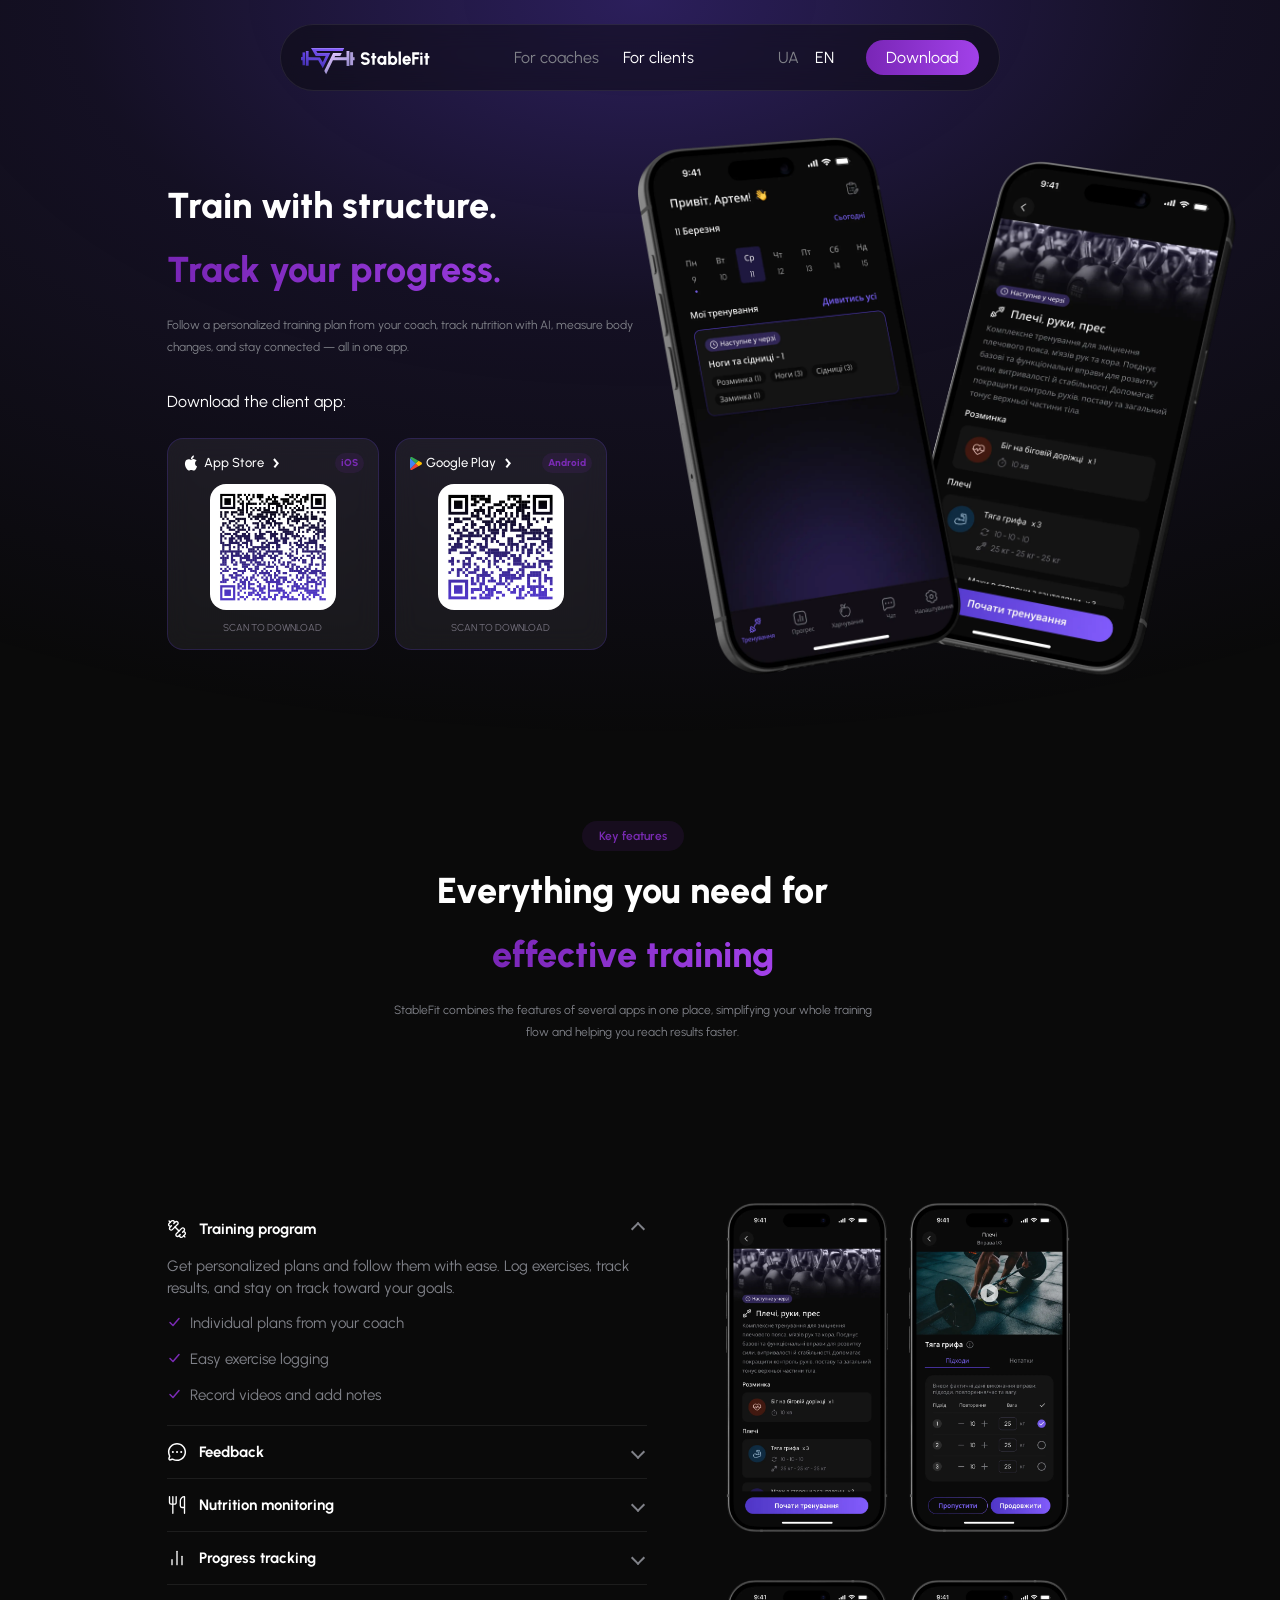
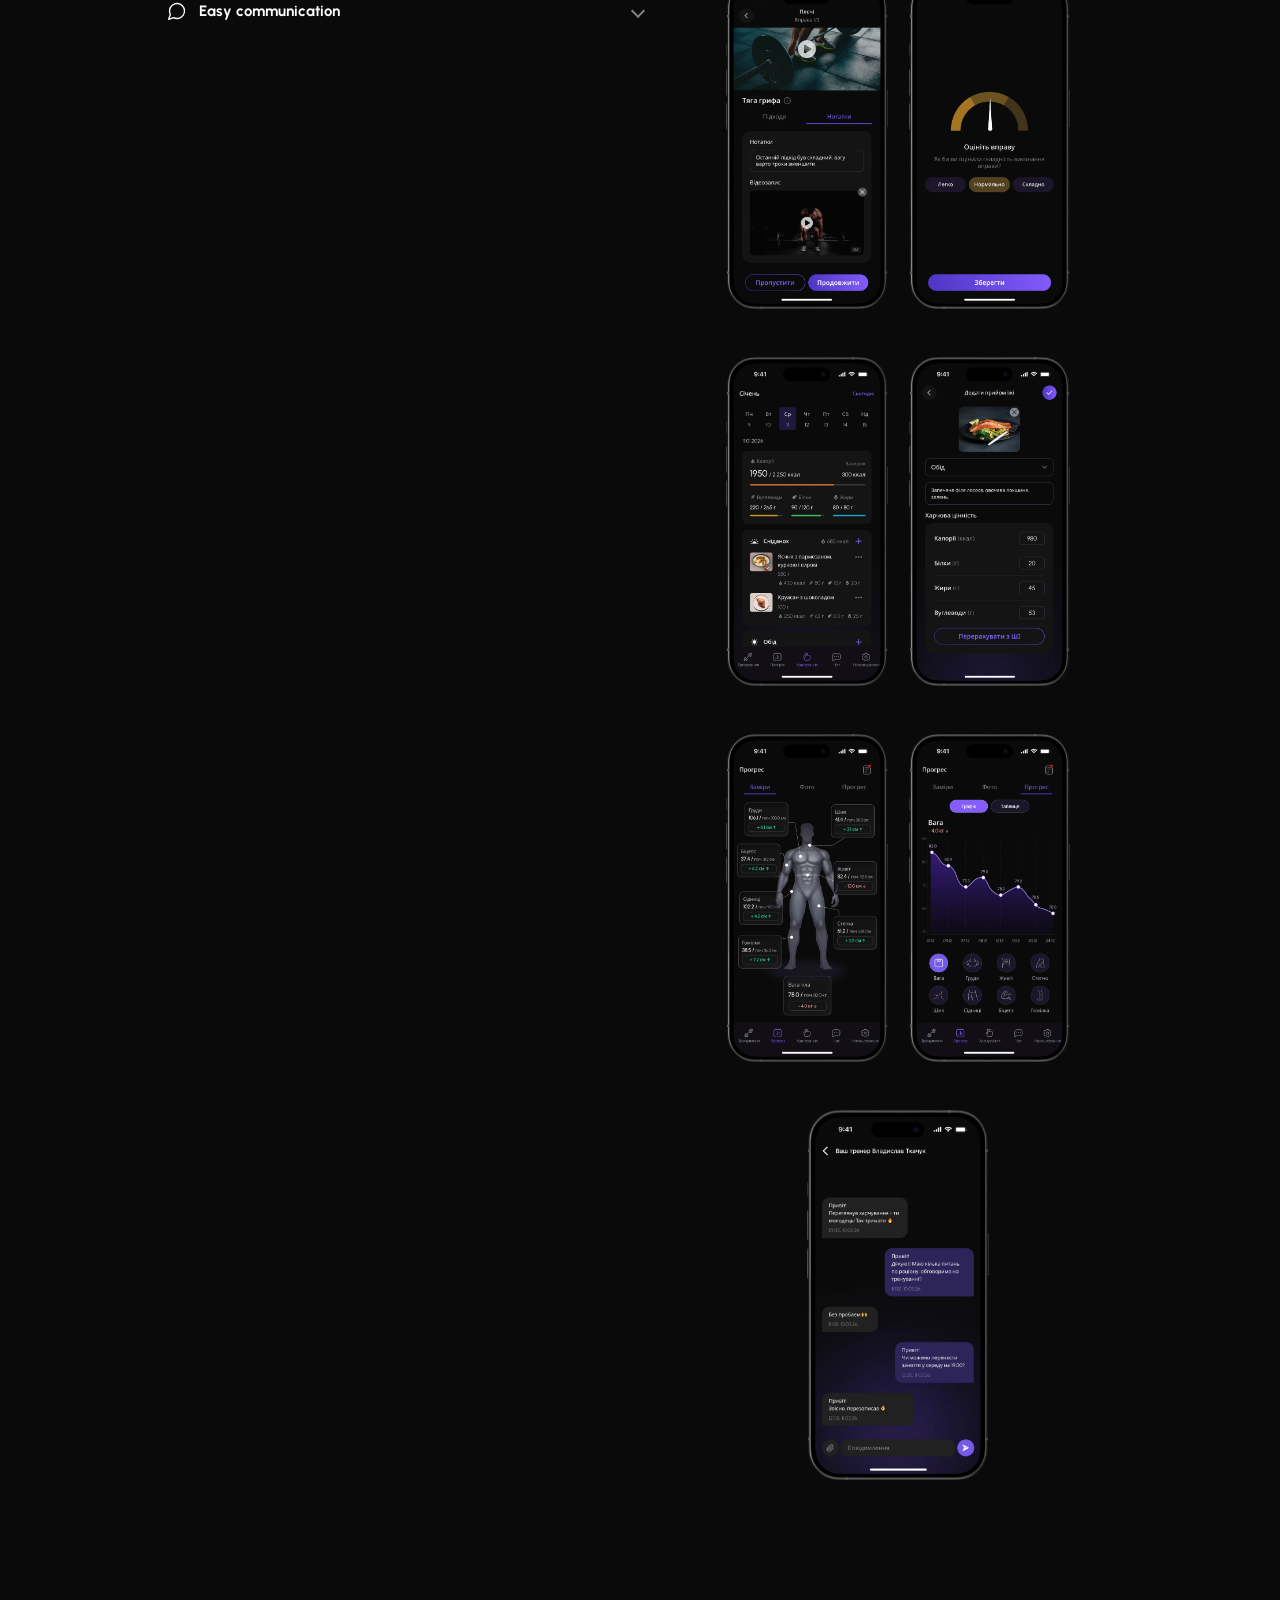
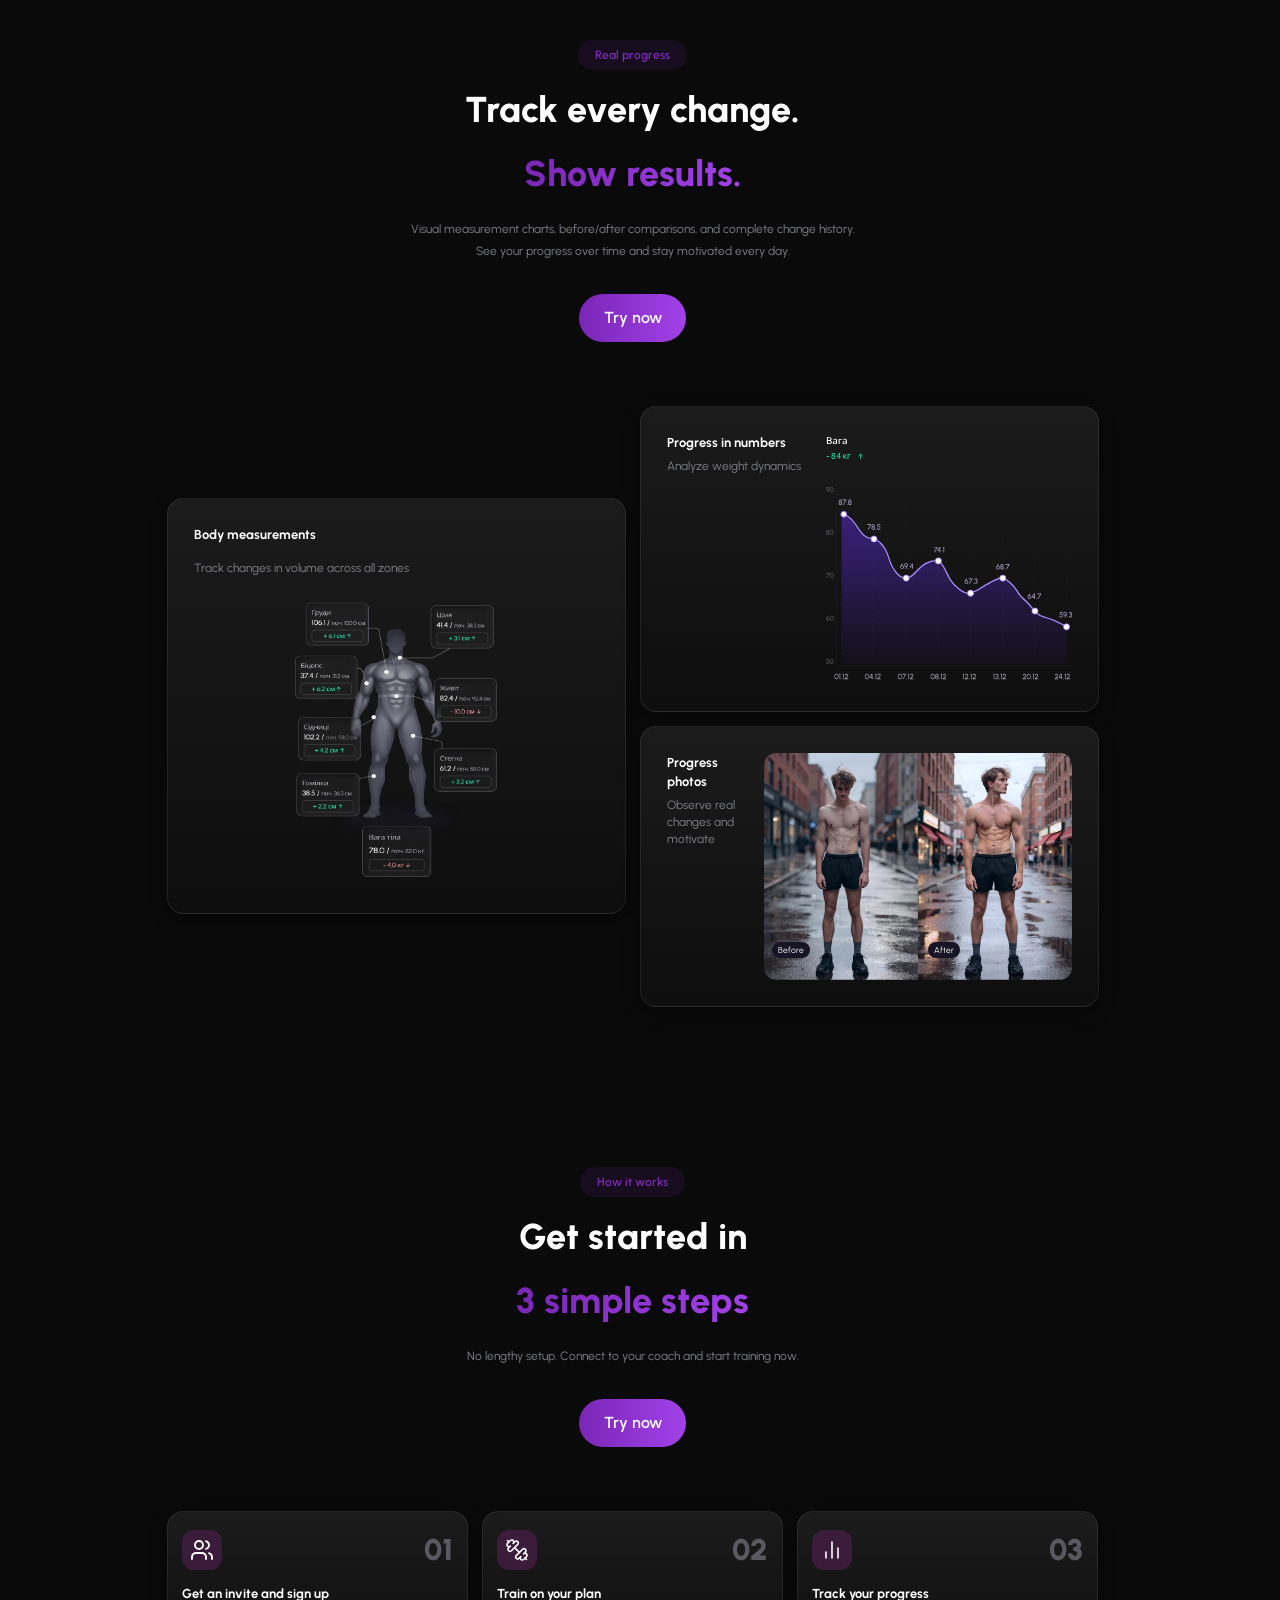
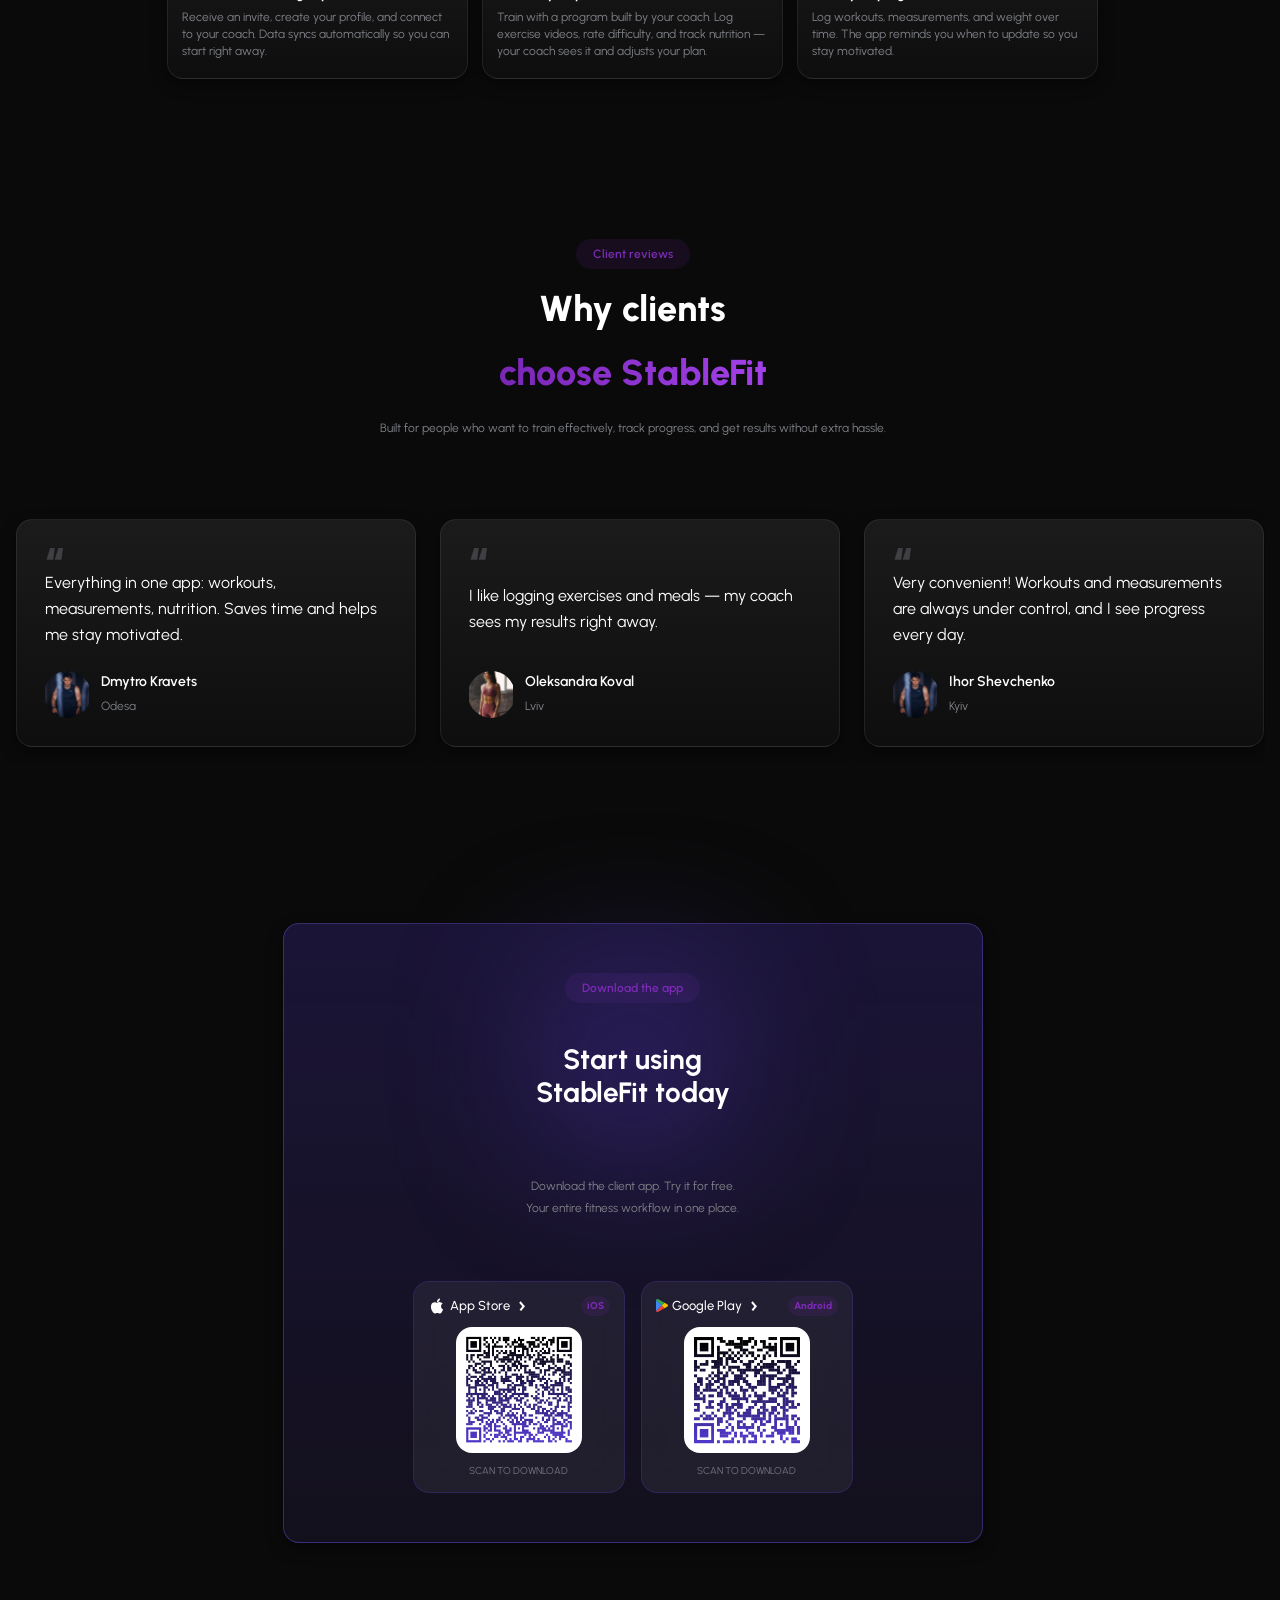
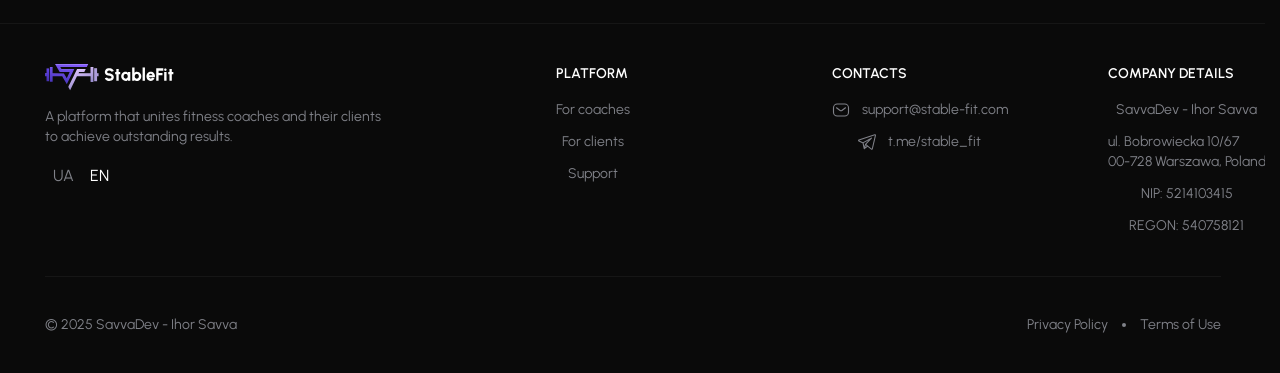
<file: for-clients/index.html>
<!DOCTYPE html>
<html lang="ua">
<head>
  <meta charset="UTF-8">
  <meta name="viewport" content="width=device-width, initial-scale=1.0">
  <meta name="theme-color" content="#0A0A0A">
  <meta name="color-scheme" content="dark">
  <meta name="format-detection" content="telephone=no">
  <meta name="description" content="StableFit для клієнтів: персональні тренування, відстеження прогресу, харчування та зв'язок із тренером в одному додатку." data-i18n-content="client.meta.description">
  <meta name="keywords" content="StableFit, фітнес клієнт, тренування з тренером, прогрес, харчування, заміри тіла, фітнес додаток" data-i18n-content="client.meta.keywords">
  <meta name="author" content="StableFit">
  <meta name="robots" content="index, follow, max-image-preview:large">
  
  <meta property="og:type" content="website">
  <meta property="og:site_name" content="StableFit">
  <meta property="og:url" content="https://stable-fit.com/for-clients/">
  <meta property="og:title" content="StableFit — для клієнтів" data-i18n-content="client.meta.ogTitle">
  <meta property="og:description" content="Тренуйтесь організовано, відстежуйте прогрес і харчування разом із тренером у StableFit." data-i18n-content="client.meta.ogDescription">
  <meta property="og:image" content="https://stable-fit.com/assets/images/preview.svg">
  <meta property="og:image:alt" content="StableFit" data-i18n-content="meta.brand">
  <meta property="og:locale" content="uk_UA">
  <meta property="og:locale:alternate" content="en_US">


  <title data-i18n="client.meta.title">StableFit — для клієнтів | Тренування, прогрес і харчування з тренером</title>
  
  <link rel="canonical" href="https://stable-fit.com/for-clients/">
  <link rel="alternate" hreflang="uk" href="https://stable-fit.com/for-clients/">
  <link rel="alternate" hreflang="en" href="https://stable-fit.com/for-clients/">
  <link rel="alternate" hreflang="x-default" href="https://stable-fit.com/for-clients/">
  <link rel="icon" href="../assets/favicon/favicon.ico" type="image/x-icon">
  <link rel="apple-touch-icon" href="../assets/favicon/favicon.svg">
  <link rel="preconnect" href="https://fonts.googleapis.com">
  <link rel="preconnect" href="https://fonts.gstatic.com" crossorigin>
  <link href="https://fonts.googleapis.com/css2?family=Urbanist:wght@400;500;600;700;800;900&display=optional" rel="stylesheet">
  <script>
    (function () {
      try {
        var lang = localStorage.getItem("stablefit-language");
        if (lang !== "en" && lang !== "ua") {
          var br = (navigator.language || "ua").slice(0, 2).toLowerCase();
          lang = br === "en" ? "en" : "ua";
        }
        var link = document.createElement("link");
        link.rel = "preload";
        link.as = "fetch";
        link.href = "../locales/" + lang + ".json";
        document.head.appendChild(link);
      } catch (e) {}
    })();
  </script>
  <link rel="stylesheet" href="../style/normalize.css">
  <link rel="stylesheet" href="../style/style.css">
  <link rel="stylesheet" href="../style/adaptive.css">
  <link rel="stylesheet" href="">
  <script type="application/ld+json">
  {
    "@context": "https://schema.org",
    "@graph": [
      {
        "@type": "Organization",
        "name": "StableFit",
        "url": "https://stable-fit.com/",
        "logo": "https://stable-fit.com/assets/images/Logo.svg",
        "email": "support@stable-fit.com"
      },
      {
        "@type": "WebSite",
        "name": "StableFit",
        "url": "https://stable-fit.com/",
        "inLanguage": ["uk-UA", "en-US"]
      },
      {
        "@type": "WebPage",
        "@id": "https://stable-fit.com/for-clients/#webpage",
        "url": "https://stable-fit.com/for-clients/",
        "name": "StableFit — для клієнтів",
        "description": "StableFit для клієнтів: персональні тренування, відстеження прогресу та харчування з тренером в одному додатку.",
        "inLanguage": "uk-UA",
        "isPartOf": { "@type": "WebSite", "@id": "https://stable-fit.com/#website" }
      },
      {
        "@type": "SoftwareApplication",
        "name": "StableFit",
        "applicationCategory": "HealthApplication",
        "operatingSystem": "iOS, Android",
        "offers": { "@type": "Offer", "price": "0", "priceCurrency": "USD" }
      }
    ]
  }
  </script>
</head>
<body class="page-client">
  <header>
    <div class="header-wrp">
      <div class="header-logo-wrap">
        <img
          loading="lazy"
          src="../assets/images/Logo.svg"
          alt="header logo"
          data-i18n-alt="meta.logoAlt"
        >
      </div>
      <button
        type="button"
        class="header-burger"
        aria-expanded="false"
        aria-controls="header-drawer"
        data-i18n-aria="aria.openMenu"
      >
        <span class="header-burger-line"></span>
        <span class="header-burger-line"></span>
        <span class="header-burger-line"></span>
      </button>
      <div class="header-desktop">
        <div class="header-nav">
          <div class="nav-item">
            <a
              href="./"
              class="landing-link"
              data-landing="coach"
              data-i18n="nav.coaches"
            >
              Для тренерів
            </a>
          </div>
          <div class="nav-item">
            <a
              href="../for-clients/"
              class="landing-link is-active"
              data-landing="client"
              data-i18n="nav.clients"
            >
              Для клієнтів
            </a>
          </div>
        </div>
        <div class="localisation">
          <div
            class="localisation-item is-active"
            data-lang="ua" role="button"
            tabindex="0"
            data-i18n-aria="aria.langUa"
          >
            UA
          </div>
          <div
            class="localisation-item"
            data-lang="en"
            role="button"
            tabindex="0"
            data-i18n-aria="aria.langEn"
          >
            EN
          </div>
          <a
            href="#download-app"
            class="download-button btn-cl btn-hover-transparent"
            data-i18n="buttons.download"
          >
            Завантажити
          </a>
        </div>
      </div>
    </div>
    <div
      class="header-drawer"
      id="header-drawer"
      role="dialog"
      aria-modal="true"
      aria-hidden="true"
    >
      <div class="header-drawer-inner">
        <div class="header-drawer-top">
          <div class="header-logo-wrap">
            <img
              loading="lazy"
              src="../assets/images/Logo.svg"
              alt=""
              data-i18n-alt="meta.logoAlt"
            >
          </div>
          <button
            type="button"
            class="header-drawer-close"
            data-i18n-aria="aria.closeMenu"
          >
            &times;
          </button>
        </div>
        <nav
          class="header-drawer-nav"
          aria-label="Навігація"
        >
          <a
            href="/"
            class="landing-link"
            data-landing="coach"
            data-i18n="nav.coaches"
          >
            Для тренерів
          </a>
          <a
            href="../for-clients/"
            class="landing-link is-active"
            data-landing="client"
            data-i18n="nav.clients"
          >
            Для клієнтів
          </a>
          <a
            href="../support/"
            class="landing-link"
            data-landing="support"
            data-i18n="nav.support"
          >
            Підтримка
          </a>
        </nav>
        <div class="header-drawer-lang localisation">
          <div
            class="localisation-item is-active"
            data-lang="ua" role="button"
            tabindex="0"
            data-i18n-aria="aria.langUa"
          >
            UA
          </div>
          <div
            class="localisation-item"
            data-lang="en"
            role="button"
            tabindex="0"
            data-i18n-aria="aria.langEn"
          >
            EN
          </div>
        </div>
        <a
          href="#download-app"
          class="download-button header-drawer-cta btn-cl btn-hover-transparent"
          data-i18n="buttons.download"
        >
          Завантажити
        </a>
      </div>
    </div>
  </header>

  <main>
    <section class="hero">
      <div class="container">
        <div class="hero-wrp">
          <div class="content-inner">
            <div 
              class="section-title" 
              data-i18n="client.hero.sectionTitle"
            >
              Тренуйтесь організовано.
            </div>
            <div 
              class="gradient_cl-title" 
              data-i18n="client.hero.gradientTitle"
            >
              Відстежуйте прогрес.
            </div>
            <div 
            class="section-description" 
            data-i18n="client.hero.description"
            >
              Дотримуйтесь персоналізованого плану тренувань від тренера,
              відстежуйте харчування за допомогою ШІ, вимірюйте зміни тіла і
              залишайтесь на зв'язку — все в одному додатку.
            </div>
            <div 
              class="content-text" 
              data-i18n="client.hero.contentText"
            >
              Завантажуйте додаток для клієнтів:
            </div>
            <div class="card-wrp">
              <a href="https://apps.apple.com/app/stable-fit-%D1%84%D1%96%D1%82%D0%BD%D0%B5%D1%81-%D1%82%D1%80%D0%B5%D0%BA%D0%B5%D1%80/id6755842057" 
                target="_blank" 
                rel="noopener noreferrer" 
                class="card"
              >
                <div class="cart-title">
                  <div class="card-icon">
                    <img 
                    loading="lazy"
                    src="../assets/icons/apple_icon.svg" 
                    alt="apple" 
                    width="18" 
                    height="18"
                    >
                    <span data-i18n="client.hero.store.apple">
                      App Store
                    </span>
                    <div 
                      class="card-arrow" 
                      aria-hidden="true"
                    ></div>
                  </div>
                  <div 
                    class="card-device" 
                    data-i18n="client.hero.store.ios"
                  >
                    iOS
                  </div>
                </div>
                <div class="card-image-container">
                  <img 
                  loading="lazy"
                  src="../assets/images/cl/appStore_download.jpg" 
                  alt="appStore_download" 
                  class="card-image" 
                  width="108" 
                  height="108"
                  >
                </div>
                <div class="card-footer">
                  <span data-i18n="card.footerScan">
                    скануйте для завантаження
                  </span>
                </div>
              </a>
              <a href="https://play.google.com/store/apps/details?id=com.fit.stable.app&hl=uk" 
                target="_blank" 
                rel="noopener noreferrer" 
                class="card"
              >
                <div class="cart-title">
                  <div class="card-icon">
                  <img 
                      src="../assets/icons/googlePlay_icon.svg" 
                      alt="googlePlay" 
                      width="12" 
                      height="13"
                    >
                    <span data-i18n="client.hero.store.google">
                      Google Play
                    </span>
                    <div 
                      class="card-arrow" 
                      aria-hidden="true"
                    ></div>
                  </div>
                  <div 
                    class="card-device" 
                    data-i18n="client.hero.store.android">
                    Android
                  </div>
                </div>
                <div class="card-image-container">
                  <img 
                    loading="lazy"
                    src="../assets/images/cl/googlePlay_download.jpg" 
                    alt="appStore_download" 
                    class="card-image" 
                    width="108" 
                    height="108"
                  >
                </div>
                <div class="card-footer">
                  <span data-i18n="card.footerScan">
                    скануйте для завантаження
                  </span>
                </div>
              </a>
            </div>
          </div>
          <div class="content-inner">
            <div class="image-wrp">
              <img 
                loading="lazy"
                src="../assets/images/cl/hero_left_iPhone.webp" 
                alt="inner_hero" 
                width="535" 
                height="659"
              >
              <img 
                loading="lazy"
                src="../assets/images/cl/hero_right_iPhone.webp" 
                alt="inner_hero" 
                width="488" 
                height="620"
              >
            </div>
          </div>
        </div>
      </div>
    </section>

    <section class="functionality">
      <div class="container">
        <div class="functionality-wrp section-wrp">
          <div class="section-content">
            <div 
              class="section-name-cl" 
              data-i18n="client.functionality.sectionName"
            >
              Ключові функції
            </div>
            <div 
              class="section-title" 
              data-i18n="client.functionality.headlineLine1"
            >
              Все, що потрібно для
            </div>
            <div 
              class="gradient_cl-title" 
              data-i18n="client.functionality.headlineLine2"
            >
              ефективних тренувань
            </div>
            <div 
              class="section-description description-functionality" 
              data-i18n="client.functionality.description"
            >
              StableFit поєднує функції кількох додатків в одному, 
              спрощуючи весь процес тренувань і допомагаючи швидше досягати результату.
            </div>
          </div>
          <div class="f-slider-wrp">
            <div 
              class="f-slider-item" 
              data-f-slider-scroll-sync
            >
              <div class="content-left">
                <div 
                  class="f-slider-accordion" 
                  data-f-slider-accordion
                >
                  <div class="f-slider-accordion-item is-open">
                    <button 
                      type="button" 
                      class="f-slider-accordion-trigger" 
                      aria-expanded="true" 
                      id="f-acc-trigger-1" 
                      aria-controls="f-acc-panel-1"
                    >
                      <span class="f-slider-title">
                        <img 
                          loading="lazy" 
                          class="f-slider-title-icon" 
                          src="../assets/icons/train-lib-icon.svg" 
                          alt="train-lib-icon" 
                          width="20" 
                          height="20"
                        >
                        <span 
                          class="f-slider-title-text" 
                          data-i18n="client.functionality.items.program.title"
                        >
                          Тренувальна програма
                        </span>
                      </span>
                      <span 
                        class="f-slider-accordion-chevron" 
                        aria-hidden="true"
                      ></span>
                    </button>
                    <div 
                        class="f-slider-accordion-panel" 
                        id="f-acc-panel-1" 
                        role="region" 
                        aria-labelledby="f-acc-trigger-1"
                      >
                      <div class="f-slider-accordion-panel-inner">
                        <div class="f-slider-description">
                          <div 
                            class="f-slider-description-text" 
                            data-i18n="client.functionality.items.program.description"
                          >
                            Отримуйте персональні плани тренувань і легко слідуйте їм. 
                            Виконуйте вправи, фіксуйте результати та залишайтесь на шляху до своїх цілей.
                          </div>
                          <ul class="cart-list cart-list--checks">
                            <li 
                              class="cart-list-item" 
                              data-i18n="client.functionality.items.program.points.item1"
                            >
                              Індивідуальні плани від тренера
                            </li>
                            <li 
                              class="cart-list-item" 
                              data-i18n="client.functionality.items.program.points.item2"
                            >
                              Зручне виконання вправ
                            </li>
                            <li 
                              class="cart-list-item" 
                              data-i18n="client.functionality.items.program.points.item3"
                            >
                              Можливість записувати відео та додавати нотатки
                            </li>
                          </ul>
                        </div>
                      </div>
                    </div>
                  </div>
                  <div class="f-slider-accordion-item">
                    <button 
                      type="button" 
                      class="f-slider-accordion-trigger" 
                      aria-expanded="false" 
                      id="f-acc-trigger-2" 
                      aria-controls="f-acc-panel-2"
                    >
                      <span class="f-slider-title">
                        <img 
                          loading="lazy" 
                          class="f-slider-title-icon" 
                          src="../assets/icons/communicate-plus-icon.svg" 
                          alt="" 
                          width="20" 
                          height="20"
                        >
                        <span 
                          class="f-slider-title-text" 
                          data-i18n="client.functionality.items.feedback.title"
                        >
                          Зворотній зв'язок
                        </span>
                      </span>
                      <span 
                        class="f-slider-accordion-chevron" 
                        aria-hidden="true"
                      ></span>
                    </button>
                    <div 
                      class="f-slider-accordion-panel" 
                      id="f-acc-panel-2" 
                      role="region" 
                      aria-labelledby="f-acc-trigger-2"
                    >
                      <div class="f-slider-accordion-panel-inner">
                        <div class="f-slider-description">
                          <div 
                            class="f-slider-description-text" 
                            data-i18n="client.functionality.items.feedback.description"
                          >
                            Спілкуйтесь із тренером просто та швидко. Відправляйте відео виконання вправ і 
                            отримуйте коментарі, щоб тренування були максимально ефективними.
                          </div>
                          <ul class="cart-list cart-list--checks">
                            <li 
                              class="cart-list-item" 
                              data-i18n="client.functionality.items.feedback.points.item1"
                            >
                              Готові тренування в додатку
                            </li>
                            <li 
                              class="cart-list-item" 
                              data-i18n="client.functionality.items.feedback.points.item2"
                            >
                              Оцінка складності вправ
                            </li>
                            <li 
                              class="cart-list-item" 
                              data-i18n="client.functionality.items.feedback.points.item3"
                            >
                              Відео тренувань
                            </li>
                            <li 
                              class="cart-list-item" 
                              data-i18n="client.functionality.items.feedback.points.item4"
                            >
                              Корекція програми в реальному часі
                            </li>
                          </ul>
                        </div>
                      </div>
                    </div>
                  </div>
                  <div class="f-slider-accordion-item">
                    <button 
                      type="button" 
                      class="f-slider-accordion-trigger" 
                      aria-expanded="false" 
                      id="f-acc-trigger-3" 
                      aria-controls="f-acc-panel-3"
                    >
                      <span class="f-slider-title">
                        <img 
                          loading="lazy" 
                          class="f-slider-title-icon" 
                          src="../assets/icons/monitoring-icon.svg" 
                          alt="monitoring-icon" 
                          width="20" 
                          height="20"
                        >
                        <span 
                          class="f-slider-title-text" 
                          data-i18n="client.functionality.items.nutrition.title"
                        >
                          Моніторинг харчування
                        </span>
                      </span>
                      <span 
                        class="f-slider-accordion-chevron" 
                        aria-hidden="true"
                      ></span>
                    </button>
                    <div 
                      class="f-slider-accordion-panel" 
                      id="f-acc-panel-3" 
                      role="region" 
                      aria-labelledby="f-acc-trigger-3"
                    >
                      <div class="f-slider-accordion-panel-inner">
                        <div class="f-slider-description">
                          <div 
                            class="f-slider-description-text" 
                            data-i18n="client.functionality.items.nutrition.description"
                          >
                            Фіксуйте прийоми їжі та слідкуйте за раціоном. Тренер бачить ваші записи і дає рекомендації, 
                            щоб досягти максимального результату.
                          </div>
                          <ul class="cart-list cart-list--checks">
                            <li 
                              class="cart-list-item" 
                              data-i18n="client.functionality.items.nutrition.points.item1"
                            >
                              Зручне внесення з допомогою ШІ
                            </li>
                            <li 
                              class="cart-list-item" 
                              data-i18n="client.functionality.items.nutrition.points.item2"
                            >
                              Відстеження калорій та КБЖВ</li>
                            <li 
                              class="cart-list-item" 
                              data-i18n="client.functionality.items.nutrition.points.item3"
                            >
                              Рекомендації від тренера
                            </li>
                          </ul>
                        </div>
                      </div>
                    </div>
                  </div>
                  <div class="f-slider-accordion-item">
                    <button 
                      type="button" 
                      class="f-slider-accordion-trigger" 
                      aria-expanded="false" 
                      id="f-acc-trigger-4" 
                      aria-controls="f-acc-panel-4"
                    >
                      <span class="f-slider-title">
                        <img 
                          loading="lazy" 
                          class="f-slider-title-icon" 
                          src="../assets/icons/progress-icon.svg" 
                          alt="progress-icon" 
                          width="20" 
                          height="20"
                        >
                        <span 
                          class="f-slider-title-text" 
                          data-i18n="client.functionality.items.progressTracking.title"
                        >
                          Відстежування прогресу
                        </span>
                      </span>
                      <span 
                        class="f-slider-accordion-chevron" 
                        aria-hidden="true"
                      ></span>
                    </button>
                    <div 
                      class="f-slider-accordion-panel" 
                      id="f-acc-panel-4" 
                      role="region" 
                      aria-labelledby="f-acc-trigger-4"
                    >
                      <div class="f-slider-accordion-panel-inner">
                        <div class="f-slider-description">
                          <div 
                            class="f-slider-description-text" 
                            data-i18n="client.functionality.items.progressTracking.description"
                          >
                            Слідкуйте за змінами у вазі та замірах тіла. 
                            Візуальні графіки допомагають бачити результат і залишатися мотивованим.
                          </div>
                          <ul class="cart-list cart-list--checks">
                            <li 
                              class="cart-list-item" 
                              data-i18n="client.functionality.items.progressTracking.points.item1"
                            >
                              Графіки замірів та ваги
                            </li>
                            <li 
                              class="cart-list-item" 
                              data-i18n="client.functionality.items.progressTracking.points.item2"
                            >
                              Порівняння до/після
                            </li>
                            <li 
                              class="cart-list-item" 
                              data-i18n="client.functionality.items.progressTracking.points.item3"
                            >
                              Повна історія змін
                            </li>
                            <li 
                              class="cart-list-item" 
                              data-i18n="client.functionality.items.progressTracking.points.item4"
                            >
                              Нагадування про оновлення даних
                            </li>
                          </ul>
                        </div>
                      </div>
                    </div>
                  </div>
                  <div class="f-slider-accordion-item">
                    <button 
                      type="button" 
                      class="f-slider-accordion-trigger" 
                      aria-expanded="false" 
                      id="f-acc-trigger-5" 
                      aria-controls="f-acc-panel-5"
                    >
                      <span class="f-slider-title">
                        <img 
                          loading="lazy" 
                          class="f-slider-title-icon" 
                          src="../assets/icons/communicate-icon.svg" 
                          alt="communicate-icon" 
                          width="20" 
                          height="20"
                        >
                        <span 
                          class="f-slider-title-text" 
                          data-i18n="client.functionality.items.communication.title"
                        >
                          Легка комунікація
                        </span>
                      </span>
                      <span 
                        class="f-slider-accordion-chevron" 
                        aria-hidden="true"
                      ></span>
                    </button>
                    <div 
                      class="f-slider-accordion-panel" 
                      id="f-acc-panel-5" 
                      role="region" 
                      aria-labelledby="f-acc-trigger-5"
                    >
                      <div class="f-slider-accordion-panel-inner">
                        <div class="f-slider-description">
                          <div 
                            class="f-slider-description-text" 
                            data-i18n="client.functionality.items.communication.description"
                          >
                            Будьте на зв’язку з тренером у будь-який час. 
                            Отримуйте важливі повідомлення, поради та підтримку без зайвих переписок.
                          </div>
                          <ul class="cart-list cart-list--checks">
                            <li 
                              class="cart-list-item" 
                              data-i18n="client.functionality.items.communication.points.item1"
                            >
                              Миттєві повідомлення
                            </li>
                            <li 
                              class="cart-list-item" 
                              data-i18n="client.functionality.items.communication.points.item2"
                            >
                              Підтримка та поради від тренера
                            </li>
                            <li 
                              class="cart-list-item" 
                              data-i18n="client.functionality.items.communication.points.item3"
                            >
                              Все в одному додатку
                            </li>
                          </ul>
                        </div>
                      </div>
                    </div>
                  </div>
                </div>
              </div>
              <div class="content-right">
                <div class="content-right-image-wrp">
                  <img 
                    loading="lazy" 
                    src="../assets/images/cl/slider/sl-1-l.webp" 
                    alt="manage_clients_image" 
                    width="280" 
                    height="570"
                  >
                  <img 
                    loading="lazy" 
                    src="../assets/images/cl/slider/sl-1-r.webp" 
                    alt="manage_clients_image" 
                    width="280" 
                    height="570"
                  >
                </div>
                <div class="content-right-image-wrp">
                  <img 
                    loading="lazy" 
                    src="../assets/images/cl/slider/sl-2-l.webp" 
                    alt="manage_clients_image" 
                    width="280" 
                    height="570"
                  >
                  <img 
                    loading="lazy" 
                    src="../assets/images/cl/slider/sl-2-r.webp" 
                    alt="manage_clients_image" 
                    width="280" 
                    height="570"
                  >
                </div>
                <div class="content-right-image-wrp">
                  <img 
                    loading="lazy" 
                    src="../assets/images/cl/slider/sl-3-l.webp" 
                    alt="manage_clients_image" 
                    width="280" 
                    height="570">
                  <img 
                    loading="lazy" 
                    src="../assets/images/cl/slider/sl-3-r.webp" 
                    alt="manage_clients_image" 
                    width="280" 
                    height="570"
                  >
                </div>
                <div class="content-right-image-wrp">
                  <img 
                    loading="lazy" 
                    src="../assets/images/cl/slider/sl-4-l.webp" 
                    alt="manage_clients_image" 
                    width="280" 
                    height="570"
                  >
                  <img 
                    loading="lazy" 
                    src="../assets/images/cl/slider/sl-4-r.webp" 
                    alt="manage_clients_image" 
                    width="280" 
                    height="570"
                  >
                </div>
                <div class="content-right-image-wrp">
                  <img 
                    loading="lazy" 
                    src="../assets/images/cl/slider/sl-5.webp" 
                    alt="manage_clients_image" 
                    width="280" 
                    height="570"
                  >
                </div>
              </div>
              <div class="f-slider-mobile-layout">
                <article class="f-slider-mobile-item">
                  <span class="f-slider-title">
                    <img 
                      loading="lazy" 
                      class="f-slider-title-icon" 
                      src="../assets/icons/train-lib-icon.svg" 
                      alt="train-lib-icon" 
                      width="20" 
                      height="20"
                    >
                    <span 
                      class="f-slider-title-text" 
                      data-i18n="client.functionality.items.program.title"
                    >
                      Персональна програма тренувань
                    </span>
                  </span>
                  <div class="f-slider-description">
                    <div 
                      class="f-slider-description-text" 
                      data-i18n="client.functionality.items.program.description"
                    >
                      Отримуйте персоналізовану програму від тренера та виконуйте її у зручному форматі.
                    </div>
                    <ul class="cart-list cart-list--checks">
                      <li 
                        class="cart-list-item" 
                        data-i18n="client.functionality.items.program.points.item1"
                      >
                        Індивідуальний план тренувань
                      </li>
                      <li 
                        class="cart-list-item" 
                        data-i18n="client.functionality.items.program.points.item2"
                      >
                        Зручний формат виконання
                      </li>
                      <li 
                        class="cart-list-item" 
                        data-i18n="client.functionality.items.program.points.item3"
                      >
                        Тренування в будь-який час
                      </li>
                    </ul>
                  </div>
                  <div class="content-right-image-wrp">
                    <img 
                      loading="lazy" 
                      src="../assets/images/cl/slider/sl-1-l.webp" 
                      alt="manage_clients_image" 
                      width="280" 
                      height="570"
                    >
                    <img 
                      loading="lazy" 
                      src="../assets/images/cl/slider/sl-1-r.webp" 
                      alt="manage_clients_image" 
                      width="280" 
                      height="570"
                    >
                  </div>
                </article>
                <article class="f-slider-mobile-item">
                  <span class="f-slider-title">
                    <img 
                      loading="lazy" 
                      class="f-slider-title-icon" 
                      src="../assets/icons/progress-icon.svg" 
                      alt="progress-icon" 
                      width="20" 
                      height="20"
                    >
                    <span 
                      class="f-slider-title-text" 
                      data-i18n="client.functionality.items.feedback.title"
                    >
                      Зворотний зв’язок від тренера
                    </span>
                  </span>
                  <div class="f-slider-description">
                    <div 
                      class="f-slider-description-text" 
                      data-i18n="client.functionality.items.feedback.description"
                    >
                      Отримуйте рекомендації, корекції та підтримку від тренера в режимі реального часу.
                    </div>
                    <ul class="cart-list cart-list--checks">
                      <li 
                        class="cart-list-item" 
                        data-i18n="client.functionality.items.feedback.points.item1"
                      >
                        Швидкі коментарі від тренера
                      </li>
                      <li 
                        class="cart-list-item" 
                        data-i18n="client.functionality.items.feedback.points.item2"
                      >
                        Актуальні корекції програми
                      </li>
                      <li 
                        class="cart-list-item" 
                        data-i18n="client.functionality.items.feedback.points.item3"
                      >
                        Підтримка на кожному етапі
                      </li>
                      <li 
                        class="cart-list-item" 
                        data-i18n="client.functionality.items.feedback.points.item4"
                      >
                        Регулярний контроль
                      </li>
                    </ul>
                  </div>
                  <div class="content-right-image-wrp">
                    <img 
                      loading="lazy" 
                      src="../assets/images/cl/slider/sl-2-l.webp" 
                      alt="manage_clients_image" 
                      width="280" 
                      height="570"
                    >
                    <img 
                      loading="lazy" 
                      src="../assets/images/cl/slider/sl-2-r.webp" 
                      alt="manage_clients_image" 
                      width="280" 
                      height="570"
                    >
                  </div>
                </article>
                <article class="f-slider-mobile-item">
                  <span class="f-slider-title">
                    <img 
                      loading="lazy" 
                      class="f-slider-title-icon" 
                      src="../assets/icons/monitoring-icon.svg" 
                      alt="monitoring-icon" 
                      width="20" 
                      height="20"
                    >
                    <span 
                      class="f-slider-title-text" 
                      data-i18n="client.functionality.items.nutrition.title"
                    >
                      Моніторинг харчування
                    </span>
                  </span>
                  <div class="f-slider-description">
                    <div 
                      class="f-slider-description-text" 
                      data-i18n="client.functionality.items.nutrition.description"
                    >
                      Фіксуйте харчування й отримуйте аналіз калорій та БЖВ.
                    </div>
                    <ul class="cart-list cart-list--checks">
                      <li 
                        class="cart-list-item" 
                        data-i18n="client.functionality.items.nutrition.points.item1"
                      >
                        Щоденник харчування
                      </li>
                      <li 
                        class="cart-list-item" 
                        data-i18n="client.functionality.items.nutrition.points.item2"
                      >
                        Підрахунок КБЖВ
                      </li>
                      <li 
                        class="cart-list-item" 
                        data-i18n="client.functionality.items.nutrition.points.item3"
                      >
                        Контроль раціону
                      </li>
                    </ul>
                  </div>
                  <div class="content-right-image-wrp">
                    <img 
                      loading="lazy" 
                      src="../assets/images/cl/slider/sl-3-l.webp" 
                      alt="manage_clients_image" 
                      width="280" 
                      height="570"
                    >
                    <img 
                      loading="lazy" 
                      src="../assets/images/cl/slider/sl-3-r.webp" 
                      alt="manage_clients_image" 
                      width="280" 
                      height="570"
                    >
                  </div>
                </article>
                <article class="f-slider-mobile-item">
                  <span class="f-slider-title">
                    <img 
                      loading="lazy" 
                      class="f-slider-title-icon" 
                      src="../assets/icons/manage_clients_icon.svg" 
                      alt="manage_clients_icon" 
                      width="20" 
                      height="20"
                    >
                    <span 
                      class="f-slider-title-text" 
                      data-i18n="client.functionality.items.progressTracking.title"
                    >
                      Відстеження прогресу
                    </span>
                  </span>
                  <div class="f-slider-description">
                    <div 
                      class="f-slider-description-text" 
                      data-i18n="client.functionality.items.progressTracking.description"
                    >
                      Стежте за динамікою змін та результатами до/після.
                    </div>
                    <ul class="cart-list cart-list--checks">
                      <li 
                        class="cart-list-item" 
                        data-i18n="client.functionality.items.progressTracking.points.item1"
                      >
                        Графіки змін
                      </li>
                      <li 
                        class="cart-list-item" 
                        data-i18n="client.functionality.items.progressTracking.points.item2"
                      >
                        Фото до/після
                      </li>
                      <li 
                        class="cart-list-item" 
                        data-i18n="client.functionality.items.progressTracking.points.item3"
                      >
                        Історія прогресу
                      </li>
                      <li 
                        class="cart-list-item" 
                        data-i18n="client.functionality.items.progressTracking.points.item4"
                      >
                        Візуальна мотивація
                      </li>
                    </ul>
                  </div>
                  <div class="content-right-image-wrp">
                    <img 
                      loading="lazy" 
                      src="../assets/images/cl/slider/sl-4-l.webp" 
                      alt="manage_clients_image" 
                      width="280" 
                      height="570"
                    >
                    <img 
                      loading="lazy" 
                      src="../assets/images/cl/slider/sl-4-r.webp" 
                      alt="manage_clients_image" 
                      width="280" 
                      height="570"
                    >
                  </div>
                </article>
                <article class="f-slider-mobile-item">
                  <span class="f-slider-title">
                    <img 
                      loading="lazy" 
                      class="f-slider-title-icon" 
                      src="../assets/icons/communicate-icon.svg" 
                      alt="communicate-icon" 
                      width="20" 
                      height="20"
                    >
                    <span 
                      class="f-slider-title-text" 
                      data-i18n="client.functionality.items.communication.title"
                    >
                      Легка комунікація
                    </span>
                  </span>
                  <div class="f-slider-description">
                    <div 
                      class="f-slider-description-text" 
                      data-i18n="client.functionality.items.communication.description"
                    >
                      Спілкуйтесь із тренером в одному додатку.
                    </div>
                    <ul class="cart-list cart-list--checks">
                      <li 
                        class="cart-list-item" 
                        data-i18n="client.functionality.items.communication.points.item1"
                      >
                        Чат із тренером
                      </li>
                      <li 
                        class="cart-list-item" 
                        data-i18n="client.functionality.items.communication.points.item2"
                      >
                        Підтримка та поради від тренера
                      </li>
                      <li 
                        class="cart-list-item" 
                        data-i18n="client.functionality.items.communication.points.item3"
                      >
                        Все в одному додатку
                      </li>
                    </ul>
                  </div>
                  <div class="content-right-image-wrp">
                    <img 
                      loading="lazy" 
                      src="../assets/images/cl/slider/sl-5.webp" 
                      alt="manage_clients_image" 
                      width="280" 
                      height="570"
                    >
                  </div>
                </article>
              </div>
            </div>
          </div>
        </div>
      </div>
    </section>

    <section class="progress">
      <div class="container">
        <div class="progress-wrp section-wrp">
          <div class="section-content">
            <div 
              class="section-name-cl" 
              data-i18n="client.progress.sectionName"
            >
              Реальний прогрес
            </div>
            <div 
              class="section-title" 
              data-i18n="client.progress.sectionTitle"
            >
              Відстежуйте кожну зміну. 
            </div>
            <div 
              class="gradient_cl-title" 
              data-i18n="client.progress.gradientTitle"
            >
              Показуйте результат.
            </div>
            <div class="section-description description-progress">
              <p data-i18n="client.progress.description.line1">
                Візуальні графіки вимірів, порівняння до/після та повна історія змін.
              </p> 
              <p data-i18n="client.progress.description.line2">
                Бачте свій прогрес у динаміці та залишайтесь мотивованими щодня.
              </p>
            </div>
            <a
              href="#download-app"
              class="try-button btn-cl btn-hover-transparent"
              data-i18n="buttons.tryNow"
            >
              Спробувати зараз
            </a>
          </div>
          <div class="progress-carts">
            <div class="progress-carts">
              <div class="progress-cart progress-l shadow-custom">
                <div
                  class="progress-cart-title"
                  data-i18n="coach.progress.cards.measurements.title"
                >
                  Заміри тіла
                </div>
                <div
                  class="progress-cart-description"
                  data-i18n="coach.progress.cards.measurements.description"
                >
                  Відстежуйте зміну об’ємів в усіх зонах
                </div>
                <div class="progress-cart-image-wrp">
                  <img
                    loading="lazy"
                    src="../assets/images/progress/full-body-img.webp"
                    alt="progress-full-body-img"
                  >
                </div>
              </div>
            </div>
            <div class="progress-r">
              <div class="progress-cart shadow-custom">
                <div class="progress-cart-wrp">
                  <div class="progress-cart-content">
                    <div
                      class="progress-cart-title"
                      data-i18n="coach.progress.cards.numbers.title"
                    >
                      Прогрес у цифрах
                    </div>
                    <div
                      class="progress-cart-description pr-description"
                      data-i18n="coach.progress.cards.numbers.description"
                    >
                      Аналізуйте динаміку ваги
                    </div>
                  </div>
                    <img
                      loading="lazy"
                      src="../assets/images/progress/table-img.svg"
                      alt="progress-table-img"
                    >
                </div>
              </div>
              <div class="progress-cart shadow-custom">
                <div class="progress-cart-wrp">
                  <div class="progress-cart-content">
                    <div
                      class="progress-cart-title"
                      data-i18n="coach.progress.cards.photos.title"
                    >
                      Фото прогресу
                    </div>
                    <div
                      class="progress-cart-description pr-description"
                      data-i18n="coach.progress.cards.photos.description"
                    >
                      Спостерігайте реальні зміни та мотивуйте
                    </div>
                  </div>
                  <div class="progress-cart-image">
                    <img
                      loading="lazy"
                      src="../assets/images/progress/result-img.webp"
                      alt="progress-photo-img"
                    >
                    <p
                      class="progress-cart-image-text progress-cart-image-text--before"
                      data-i18n="coach.progress.cards.photos.before"
                    >
                      До
                    </p>
                    <p
                      class="progress-cart-image-text progress-cart-image-text--after"
                      data-i18n="coach.progress.cards.photos.after"
                    >
                      Після
                    </p>
                  </div>
                </div>
              </div>
            </div>
          </div>
        </div>
      </div>
    </section>

    <section class="how-to-start">
      <div class="container">
        <div class="how-to-start-wrp section-wrp">
          <div class="section-content">
            <div 
              class="section-name-cl" 
              data-i18n="client.howToStart.sectionName"
            >
              Як це працює
            </div>
            <div 
              class="section-title" 
              data-i18n="client.howToStart.sectionTitle"
            >
              Почніть за 
            </div>
            <div 
              class="gradient_cl-title" 
              data-i18n="client.howToStart.gradientTitle"
            >
              3 простих кроки
            </div>
            <div class="section-description description-progress">
              <p data-i18n="client.howToStart.description">
                Без тривалого налаштування. Підключіться до тренера та почніть тренування вже зараз.
              </p>
            </div>
            <a
              href="#download-app"
              class="try-button btn-cl btn-hover-transparent"
              data-i18n="buttons.tryNow"
            >
              Спробувати зараз
            </a>
          </div>
          <div class="how-to-start-cards">
            <div class="how-to-start-card shadow-custom">
              <div class="how-to-start-card-head">
              <div 
                class="how-to-start-card-icon-wrap-cl" 
                aria-hidden="true"
              >
              <img 
                loading="lazy" 
                src="../assets/icons/manage_clients_icon.svg" 
                alt="" 
                width="24" 
                height="24"
              >
              </div>
                <div class="how-to-start-card-number">
                  01
                </div>
              </div>
              <div class="how-to-start-card-content">
                <div 
                  class="progress-cart-title" 
                  data-i18n="client.howToStart.steps.first.title"
                >
                  Отримайте запрошення та зареєструйтесь
                </div>
                <div 
                  class="progress-cart-description" 
                  data-i18n="client.howToStart.steps.first.description"
                >
                  Отримайте запрошення, створіть профіль і підключіться до тренера. 
                  Дані синхронізуються автоматично — можна одразу починати.
                </div>
              </div>
            </div>

            <div class="how-to-start-card shadow-custom">
              <div class="how-to-start-card-head">
              <div 
                class="how-to-start-card-icon-wrap-cl" 
                aria-hidden="true"
              >
              <img 
                loading="lazy" 
                src="../assets/icons/train-lib-icon.svg" 
                alt="train-lib-icon" 
                width="24" 
                height="24"
              >
              </div>
                <div class="how-to-start-card-number">
                  02
                </div>
              </div>
              <div class="how-to-start-card-content">
                <div 
                  class="progress-cart-title" 
                  data-i18n="client.howToStart.steps.second.title"
                >
                  Тренуйтесь індивідуально
                </div>
                <div 
                  class="progress-cart-description" 
                  data-i18n="client.howToStart.steps.second.description"
                >
                  Тренуйтеся за індивідуальною програмою, створеною тренером. 
                  Записуйте відео вправ, оцінюйте складність і фіксуйте харчування — тренер 
                  одразу бачить ці дані та коригує програму під вас.
                </div>
              </div>
            </div>

            <div class="how-to-start-card shadow-custom">
              <div class="how-to-start-card-head">
              <div 
                class="how-to-start-card-icon-wrap-cl" 
                aria-hidden="true">
              <img 
                loading="lazy" 
                src="../assets/icons/progress-icon.svg" 
                alt="progress-icon" 
                width="24" 
                height="24"
              >
              </div>
                <div class="how-to-start-card-number">
                  03
                </div>
              </div>
              <div class="how-to-start-card-content">
                <div 
                  class="progress-cart-title" 
                  data-i18n="client.howToStart.steps.third.title"
                >
                  Відстежуйте свій прогрес
                </div>
                <div 
                  class="progress-cart-description" 
                  data-i18n="client.howToStart.steps.third.description"
                >
                  Фіксуйте виконані тренування, заміри та вагу, і спостерігайте зміни з часом. 
                  Додаток нагадає, коли потрібно внести дані, щоб ви регулярно бачили свій 
                  прогрес і залишались вмотивованими.
                </div>
              </div>
            </div>
          </div>
        </div>
      </div>
    </section>

    <section class="testimonials section-wrp">
      <div class="container">
        <div class="testimonials-wrp ">
          <div class="section-content">
            <div 
              class="section-name-cl" 
              data-i18n="client.testimonials.sectionName"
            >
              Відгуки клієнтів
            </div>
            <div 
              class="section-title" 
              data-i18n="client.testimonials.sectionTitle"
            >
              Чому клієнти
            </div>
            <div 
              class="gradient_cl-title" 
              data-i18n="client.testimonials.gradientTitle"
            >
              обирають StableFit
            </div>
            <div class="section-description description-testimonials">
              <p data-i18n="client.testimonials.description">
                Створено для тих, хто хоче тренуватися ефективно, 
                відстежувати прогрес і досягати результатів без зайвих складнощів.
              </p>
            </div>
            
          </div>
        </div>
      </div>
      <div class="testimonials-content">
        <div 
          class="testimonials-marquee" 
          role="region" 
          data-i18n-aria="client.testimonials.marqueeAria"
        >
          <div class="testimonials-marquee-track">
              <article class="testimonial-card shadow-custom">
                <div class="testimonial-card-inner">
                  <img 
                    loading="lazy" 
                    class="testimonial-card-quote" 
                    src="../assets/icons/marks-icon.svg" 
                    alt="marks-icon" 
                    width="20" 
                    height="12"
                  >
                  <p 
                    class="testimonial-card-text" 
                    data-i18n="client.testimonials.cards.first.text"
                  >
                    Все в одному додатку: тренування, заміри, харчування. 
                    Дуже економить час і допомагає залишатись мотивованим.
                  </p>
                  <div class="testimonial-card-author">
                    <img 
                      loading="lazy" 
                      class="testimonial-card-avatar" 
                      src="../assets/images/cl/profiles/pr-cl-1.svg" 
                      alt="profile-1" 
                      width="44" 
                      height="47"
                    >
                    <div class="testimonial-card-meta">
                      <div 
                        class="testimonial-card-name" 
                        data-i18n="client.testimonials.cards.first.name"
                      >
                        Дмитро Кравець
                      </div>
                      <div 
                        class="testimonial-card-role" 
                        data-i18n="client.testimonials.cards.first.role"
                      >
                        Одеса
                      </div>
                    </div>
                  </div>
                </div>
              </article>
              <article class="testimonial-card shadow-custom">
                <div class="testimonial-card-inner">
                  <img 
                    loading="lazy" 
                    class="testimonial-card-quote" 
                    src="../assets/icons/marks-icon.svg" 
                    alt="marks-icon" 
                    width="20" 
                    height="12"
                  >
                  <p 
                    class="testimonial-card-text" 
                    data-i18n="client.testimonials.cards.second.text"
                  >
                    Мені подобається, що можна фіксувати вправи та харчування, 
                    а тренер одразу бачить мої результати.
                  </p>
                  <div class="testimonial-card-author">
                    <img 
                      loading="lazy" 
                      class="testimonial-card-avatar" 
                      src="../assets/images/cl/profiles/pr-cl-2.svg" 
                      alt="profile" 
                      width="44" 
                      height="47"
                    >
                    <div class="testimonial-card-meta">
                      <div 
                        class="testimonial-card-name" 
                        data-i18n="client.testimonials.cards.second.name"
                      >
                        Олександра Коваль
                      </div>
                      <div 
                        class="testimonial-card-role" 
                        data-i18n="client.testimonials.cards.second.role"
                      >
                        Львів
                      </div>
                    </div>
                  </div>
                </div>
              </article>
              <article class="testimonial-card shadow-custom">
                <div class="testimonial-card-inner">
                  <img 
                    loading="lazy" 
                    class="testimonial-card-quote" 
                    src="../assets/icons/marks-icon.svg" 
                    alt="marks-icon" 
                    width="20" 
                    height="12"
                  >
                  <p 
                    class="testimonial-card-text" 
                    data-i18n="client.testimonials.cards.third.text"
                  >
                    Додаток дуже зручний! Тренування та заміри тепер завжди під контролем, 
                    а прогрес видно щодня.
                  </p>
                  <div class="testimonial-card-author">
                    <img 
                    loading="lazy" 
                    class="testimonial-card-avatar" 
                    src="../assets/images/cl/profiles/pr-cl-3.svg" 
                    alt="profile" 
                    width="44" 
                    height="47"
                  >
                    <div class="testimonial-card-meta">
                      <div 
                        class="testimonial-card-name" 
                        data-i18n="client.testimonials.cards.third.name"
                      >
                        Ігор Шевченко
                      </div>
                      <div 
                        class="testimonial-card-role" 
                        data-i18n="client.testimonials.cards.third.role"
                      >
                        Київ
                      </div>
                    </div>
                  </div>
                </div>
              </article>
              <article class="testimonial-card shadow-custom">
                <div class="testimonial-card-inner">
                  <img 
                    loading="lazy" 
                    class="testimonial-card-quote" 
                    src="../assets/icons/marks-icon.svg" 
                    alt="marks-icon" 
                    width="20" 
                    height="12"
                  >
                  <p 
                    class="testimonial-card-text" 
                    data-i18n="client.testimonials.cards.fourth.text"
                  >
                    Завдяки StableFit я реально бачу свій прогрес у графіках. Це мотивує не пропускати тренування!
                  </p>
                  <div class="testimonial-card-author">
                    <img 
                    loading="lazy" class="testimonial-card-avatar" 
                    src="../assets/images/cl/profiles/pr-cl-4.svg" 
                    alt="profile" 
                    width="44" 
                    height="47"
                  >
                    <div class="testimonial-card-meta">
                      <div 
                        class="testimonial-card-name" 
                        data-i18n="client.testimonials.cards.fourth.name"
                      >
                        Марко Литвин
                      </div>
                      <div 
                        class="testimonial-card-role" 
                        data-i18n="client.testimonials.cards.fourth.role"
                      >
                        Харків
                      </div>
                    </div>
                  </div>
                </div>
              </article>
          </div>
        </div>
      </div>
    </section>

    <section class="download-app" id="download-app">
      <div class="container">
        <div class="download-app-wrp section-wrp">
          <article class="download-app-card pc-cy shadow-custom">
            <div class="download-app-inner">
              <div 
                class="section-name-cl" 
                data-i18n="client.downloadApp.sectionName"
              >
                Завантажуйте додаток
              </div>
              <div class="download-app-headline">
                <span data-i18n="client.downloadApp.headline.line1">
                  Почніть користуватись
                </span><br>
                <span data-i18n="client.downloadApp.headline.line2">
                  StableFit вже сьогодні
                </span>
              </div>
              <div class="section-description download-app-description">
                <span data-i18n="client.downloadApp.description.line1">
                  Завантажте додаток для клієнтів. Спробуйте безкоштовно.
                </span><br>
                <span data-i18n="client.downloadApp.description.line2">
                  Весь ваш фітнес-процес в одному місці.
                </span>
              </div>
              <div class="card-wrp">
                <a href="https://apps.apple.com/app/stable-fit-%D1%84%D1%96%D1%82%D0%BD%D0%B5%D1%81-%D1%82%D1%80%D0%B5%D0%BA%D0%B5%D1%80/id6755842057" 
                  target="_blank" 
                  rel="noopener noreferrer" 
                  class="card"
                >
                  <div class="cart-title">
                    <div class="card-icon">
                      <img 
                      loading="lazy"
                      src="../assets/icons/apple_icon.svg" 
                      alt="apple" 
                      width="18" 
                      height="18"
                      >
                      <span data-i18n="client.hero.store.apple">
                        App Store
                      </span>
                      <div 
                        class="card-arrow" 
                        aria-hidden="true"
                      ></div>
                    </div>
                    <div 
                      class="card-device" 
                      data-i18n="client.hero.store.ios"
                    >
                      iOS
                    </div>
                  </div>
                  <div class="card-image-container">
                    <img 
                    loading="lazy"
                    src="../assets/images/cl/appStore_download.jpg" 
                    alt="appStore_download" 
                    class="card-image" 
                    width="108" 
                    height="108"
                    >
                  </div>
                  <div class="card-footer">
                    <span data-i18n="card.footerScan">
                      скануйте для завантаження
                    </span>
                  </div>
                </a>
                <a href="https://play.google.com/store/apps/details?id=com.fit.stable.app&hl=uk" 
                  target="_blank" 
                  rel="noopener noreferrer" 
                  class="card"
                >
                  <div class="cart-title">
                    <div class="card-icon">
                      <img 
                        src="../assets/icons/googlePlay_icon.svg" 
                        alt="googlePlay" 
                        width="12" 
                        height="13"
                      >
                      <span data-i18n="client.hero.store.google">
                        Google Play
                      </span>
                      <div 
                        class="card-arrow" 
                        aria-hidden="true"
                      ></div>
                    </div>
                    <div 
                      class="card-device" 
                      data-i18n="client.hero.store.android">
                      Android
                    </div>
                  </div>
                  <div class="card-image-container">
                    <img 
                      loading="lazy"
                      src="../assets/images/ch/googlePlay_download.jpg" 
                      alt="appStore_download" 
                      class="card-image" 
                      width="108" 
                      height="108"
                    >
                  </div>
                  <div class="card-footer">
                    <span data-i18n="card.footerScan">
                      скануйте для завантаження
                    </span>
                  </div>
                </a>
              </div>
            </div>
          </article>
        </div>
      </div>
    </section>

  </main>



  <footer>
    <div class="footer-container">
      <div class="footer-wrp">
        <div class="footer-content">
          <div class="content-item">
            <div class="footer-title">
            <img
                loading="lazy"
                src="../assets/images/Logo.svg"
                alt="logo"
                data-i18n-alt="meta.logoAlt"
            >
            </div>
            <p 
              class="footer-list-item footer-description" 
              data-i18n="footer.description"
            >
              Платформа, що об'єднує фітнес-тренерів та їхніх клієнтів для досягнення видатних результатів.
            </p>
            <div class="localisation footerlocalisation">
              <div
                class="localisation-item is-active"
                data-lang="ua" role="button"
                tabindex="0"
                data-i18n-aria="aria.langUa"
              >
                UA
              </div>
              <div
                class="localisation-item"
                data-lang="en"
                role="button"
                tabindex="0"
                data-i18n-aria="aria.langEn"
              >
                EN
              </div>
            </div>
          </div>
          <div class="footer-content-group">
            <div class="content-item">
            <div 
              class="footer-title" 
              data-i18n="footer.platform"
            >
              Платформа
            </div>
            <ul class="footer-list">
              <li class="footer-list-item">
                <a
                  href="/"
                  class="landing-link"
                  data-landing="coach"
                  data-i18n="nav.coaches"
                >
                  Для тренерів
                </a>
              </li>
              <li class="footer-list-item">
                <a
                  href="/for-clients"
                  class="landing-link"
                  data-landing="client"
                  data-i18n="nav.clients"
                >
                  Для клієнтів
                </a>
              </li>
              <li class="footer-list-item">
                <a
                  href="/support"
                  class="landing-link"
                  data-landing="support"
                  data-i18n="nav.support"
                >
                  Підтримка
                </a>
              </li>
            </ul>
          </div>
            <div class="content-item">
            <div 
              class="footer-title" 
              data-i18n="footer.contacts.title"
            >
              Контакти
            </div>
            <ul class="footer-list">
              <li class="footer-list-item">
              <img
                loading="lazy"
                src="../assets/icons/mail-icon.svg"
                alt="email_icon"
                width="18"
                height="18"
              >
                <a
                  href="mailto:support@stable-fit.com"
                  data-i18n="footer.contacts.email"
                >
                  support@stable-fit.com
                </a>
              </li>
              <li class="footer-list-item">
              <img
                loading="lazy"
                src="../assets/icons/tg-icon.svg"
                alt="telegram_icon"
                width="18"
                height="18"
              >
                <a
                  href="https://t.me/stable_fit"
                  target="_blank"
                  rel="noopener noreferrer"
                  data-i18n="footer.contacts.telegram"
                >
                  t.me/stable_fit
                </a>
              </li>
            </ul>
          </div>
            <div class="content-item">
            <div 
              class="footer-title" 
              data-i18n="footer.company.title"
            >
              Деталі компанії
            </div>
            <ul class="footer-list">
              <li 
                class="footer-list-item" 
                data-i18n="footer.company.name"
              >
                SavvaDev - Ihor Savva
              </li>
              <li 
                class="footer-list-item"
              >
                ul. Bobrowiecka 10/67
                <br>00-728 Warszawa, Poland
              </li>
              <li 
                class="footer-list-item" 
                data-i18n="footer.company.nip"
              >
                NIP: 5214103415
              </li>
              <li 
                class="footer-list-item" 
                data-i18n="footer.company.regon"
              >
                REGON: 540758121
              </li>
            </ul>
          </div>
          </div>
        </div>
        <div class="underfooter">
          <div 
            class="underfooter-item" 
            data-i18n="footer.under.copy"
          >
            © 2025 SavvaDev - Ihor Savva
          </div>
          <div class="underfooter-content">
            <a
              href="../privacy-policy/"
              class="underfooter-item"
              data-i18n="footer.under.privacy"
            >
              Політика конфіденційності
            </a>
            <a
              href="../terms-and-conditions/"
              class="underfooter-item"
              data-i18n="footer.under.terms"
            >
              Умови використання
            </a>
          </div>
        </div>
      </div>
    </div>
  </footer>
  <script src=""></script>
  <script src="../script/main.js"></script>
</body>
</html>
</file>
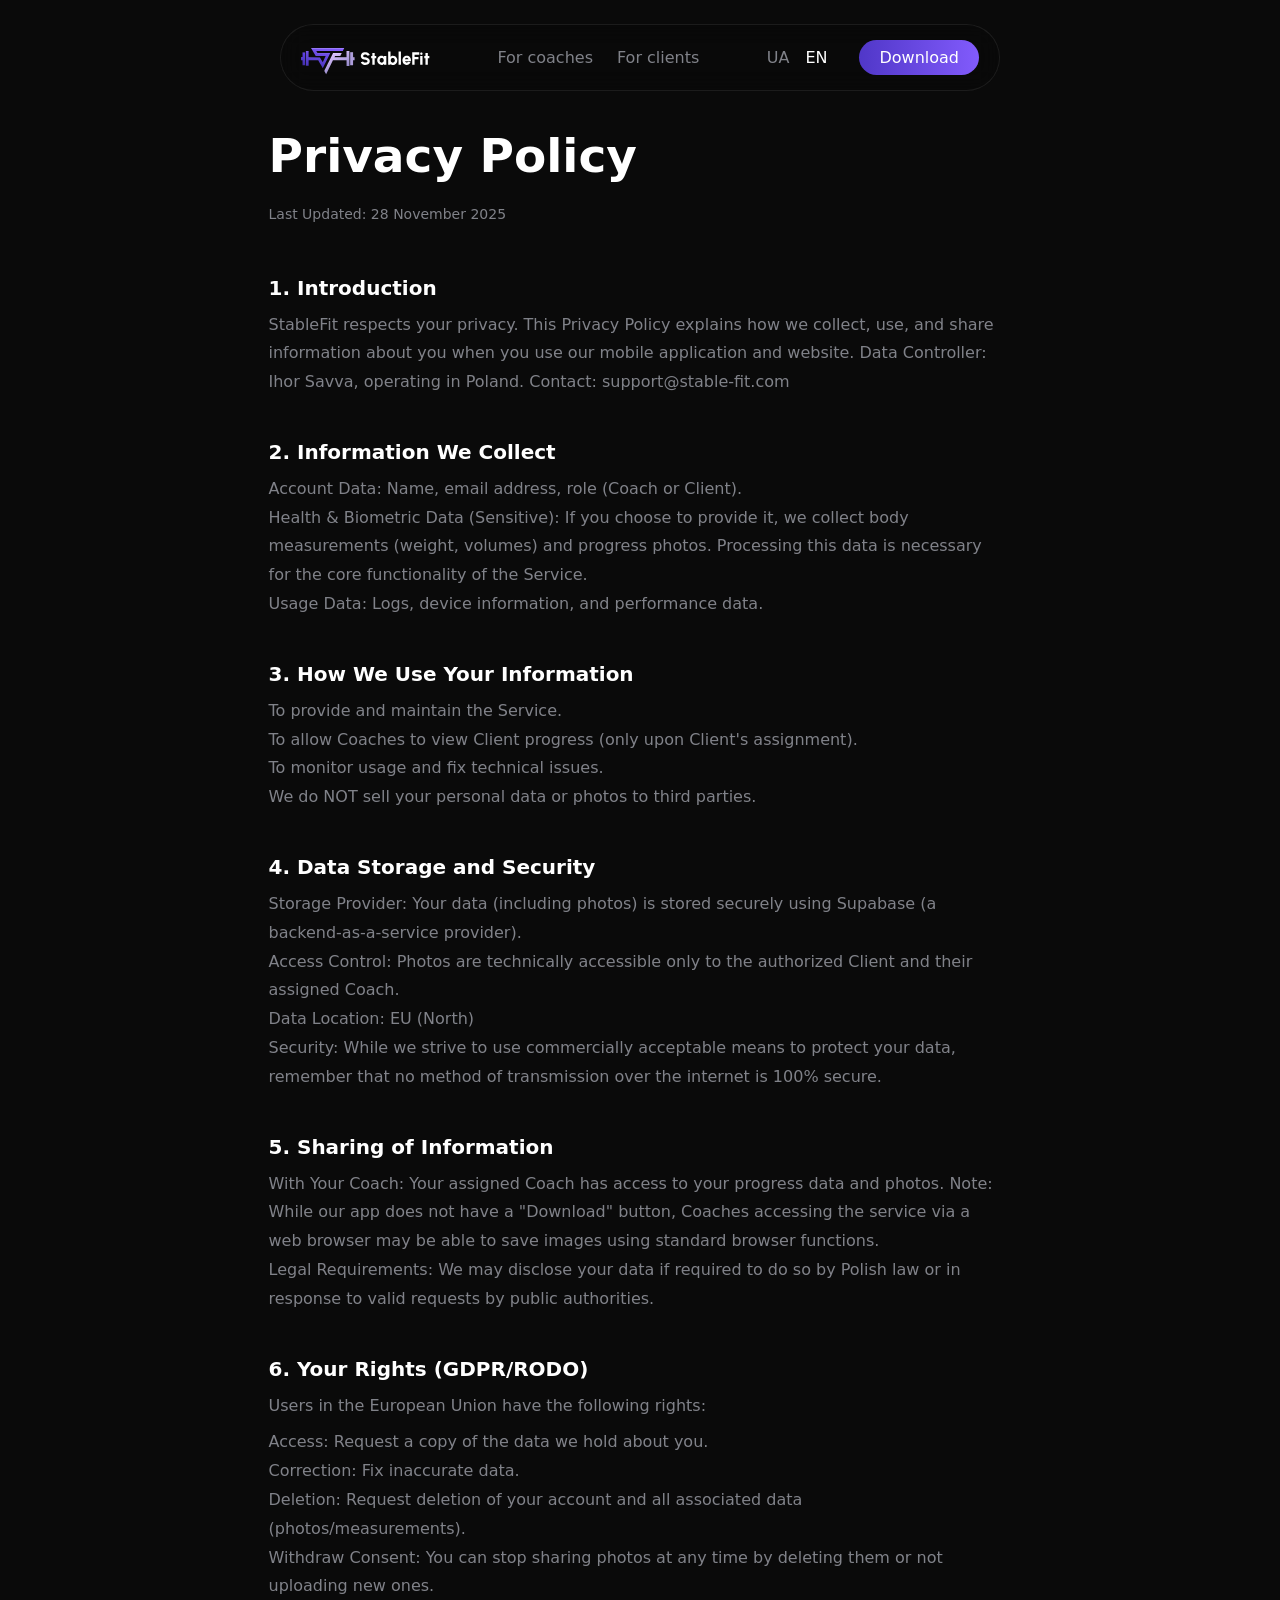
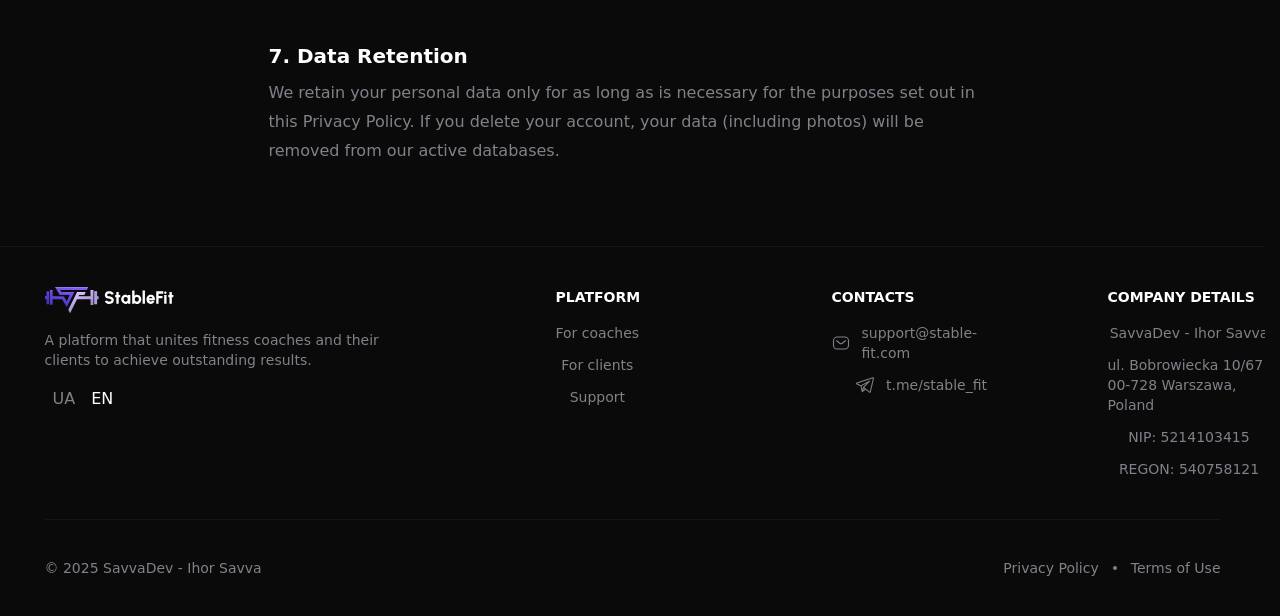
<file: privacy-policy/index.html>
<!DOCTYPE html>
<html lang="ua">
<head>
  <meta charset="UTF-8">
  <meta name="viewport" content="width=device-width, initial-scale=1.0">
  <meta name="description" content="Політика конфіденційності користувачів StableFit." data-i18n-content="privacy.meta.description">
  <meta name="robots" content="index, follow">
  <link rel="canonical" href="./">
  <meta property="og:type" content="website">
  <meta property="og:title" content="Політика конфіденційності — StableFit" data-i18n-content="privacy.meta.ogTitle">
  <meta property="og:description" content="Політика конфіденційності користувачів StableFit." data-i18n-content="privacy.meta.ogDescription">
  <meta property="og:image" content="https://stable-fit.com/assets/images/preview.svg">
  <meta name="twitter:card" content="summary_large_image">
  <title data-i18n="privacy.meta.title">Політика конфіденційності — StableFit</title>
  <link rel="icon" href="../assets/favicon/favicon.ico" type="image/x-icon">
  <link rel="stylesheet" href="../style/normalize.css">
  <link rel="stylesheet" href="../style/style.css">
  <link rel="stylesheet" href="../style/adaptive.css">
</head>
<body class="page-doc">
  <header>
    <div class="header-wrp">
      <div class="header-logo-wrap">
        <img
          loading="lazy"
          src="../assets/images/Logo.svg"
          alt="header logo"
          data-i18n-alt="meta.logoAlt"
        >
      </div>
      <button
        type="button"
        class="header-burger"
        aria-expanded="false"
        aria-controls="header-drawer"
        data-i18n-aria="aria.openMenu"
      >
        <span class="header-burger-line"></span>
        <span class="header-burger-line"></span>
        <span class="header-burger-line"></span>
      </button>
      <div class="header-desktop">
        <div class="header-nav">
          <div class="nav-item">
            <a 
              href="/" 
              class="landing-link" 
              data-landing="coach" 
              data-i18n="nav.coaches"
            >
              Для тренерів
            </a>
          </div>
          <div class="nav-item">
            <a 
              href="../for-clients/" 
              class="landing-link" 
              data-landing="client" 
              data-i18n="nav.clients"
            >
              Для клієнтів
            </a>
          </div>
        </div>
        <div class="localisation">
          <div
            class="localisation-item is-active"
            data-lang="ua" role="button"
            tabindex="0"
            data-i18n-aria="aria.langUa"
          >
            UA
          </div>
          <div
            class="localisation-item"
            data-lang="en"
            role="button"
            tabindex="0"
            data-i18n-aria="aria.langEn"
          >
            EN
          </div>
          <a
            href="/#download-app"
            class="download-button btn btn-hover-transparent"
            data-i18n="buttons.download"
          >
            Завантажити
          </a>
        </div>
      </div>
    </div>
    <div
      class="header-drawer"
      id="header-drawer"
      role="dialog"
      aria-modal="true"
      aria-hidden="true"
    >
      <div class="header-drawer-inner">
        <div class="header-drawer-top">
          <div class="header-logo-wrap">
            <img
              loading="lazy"
              src="../assets/images/Logo.svg"
              alt=""
              data-i18n-alt="meta.logoAlt"
            >
          </div>
          <button
            type="button"
            class="header-drawer-close"
            data-i18n-aria="aria.closeMenu"
          >
            &times;
          </button>
        </div>
        <nav
          class="header-drawer-nav"
          aria-label="Навігація"
        >
          <a
            href="/"
            class="landing-link"
            data-landing="coach"
            data-i18n="nav.coaches"
          >
            Для тренерів
          </a>
          <a
            href="../for-clients/"
            class="landing-link"
            data-landing="client"
            data-i18n="nav.clients"
          >
            Для клієнтів
          </a>
          <a
            href="../support/"
            class="landing-link"
            data-landing="support"
            data-i18n="nav.support"
          >
            Підтримка
          </a>
        </nav>
        <div class="header-drawer-lang localisation">
          <div
            class="localisation-item is-active"
            data-lang="ua" role="button"
            tabindex="0"
            data-i18n-aria="aria.langUa"
          >
            UA
          </div>
          <div
            class="localisation-item"
            data-lang="en"
            role="button"
            tabindex="0"
            data-i18n-aria="aria.langEn"
          >
            EN
          </div>
        </div>
        <a
          href="/#download-app"
          class="download-button header-drawer-cta btn btn-hover-transparent"
          data-i18n="buttons.download"
        >
          Завантажити
        </a>
      </div>
    </div>
  </header>

  <main class="doc-page">
    <div class="doc-container">
      <section 
        class="doc-section" 
        aria-labelledby="doc-main-title"
      >
        <header class="doc-hero">
          <h1 
            id="doc-main-title" 
            class="doc-title"
          >
            <span data-i18n="privacy.title">Політика конфіденційності</span>
          </h1>
          <p class="doc-lead">
            <span data-i18n="privacy.lastUpdated">Останнє оновлення: 28 листопада 2025</span>
          </p>
        </header>
        <div class="doc-content">
          <article class="doc-block">
            <h2 class="doc-block-title">
              <span data-i18n="privacy.sections.introduction.title">1. Вступ</span>
            </h2>
            <p class="doc-block-text">
              <span data-i18n="privacy.sections.introduction.text">StableFit поважає вашу конфіденційність. Ця Політика конфіденційності пояснює, як ми збираємо, використовуємо та поширюємо інформацію про вас під час використання мобільного застосунку та сайту. Контролер даних: Ігор Савва, діяльність у Польщі. Контакт: support@stable-fit.com</span>
            </p>
          </article>
          <article class="doc-block">
            <h2 class="doc-block-title">
              <span data-i18n="privacy.sections.info.title">2. Які дані ми збираємо</span>
            </h2>
            <ul class="doc-list">
              <li class="doc-block-text" data-i18n="privacy.sections.info.items.item1">Дані акаунта: ім'я, email, роль (Тренер або Клієнт).</li>
              <li class="doc-block-text" data-i18n="privacy.sections.info.items.item2">Дані про здоров'я та біометрію (чутливі): якщо ви добровільно надаєте їх, ми збираємо заміри тіла (вага, об'єми) та фото прогресу. Обробка цих даних необхідна для основної функціональності Сервісу.</li>
              <li class="doc-block-text" data-i18n="privacy.sections.info.items.item3">Технічні дані використання: логи, інформація про пристрій і дані продуктивності.</li>
            </ul>
          </article>
          <article class="doc-block">
            <h2 class="doc-block-title">
              <span data-i18n="privacy.sections.usage.title">3. Як ми використовуємо вашу інформацію</span>
            </h2>
            <ul class="doc-list">
              <li class="doc-block-text" data-i18n="privacy.sections.usage.items.item1">Для надання та підтримки Сервісу.</li>
              <li class="doc-block-text" data-i18n="privacy.sections.usage.items.item2">Щоб тренери бачили прогрес клієнта (лише після призначення клієнта).</li>
              <li class="doc-block-text" data-i18n="privacy.sections.usage.items.item3">Для моніторингу використання та усунення технічних проблем.</li>
              <li class="doc-block-text" data-i18n="privacy.sections.usage.items.item4">Ми НЕ продаємо ваші персональні дані чи фото третім сторонам.</li>
            </ul>
          </article>
          <article class="doc-block">
            <h2 class="doc-block-title">
              <span data-i18n="privacy.sections.storage.title">4. Зберігання даних і безпека</span>
            </h2>
            <ul class="doc-list">
              <li class="doc-block-text" data-i18n="privacy.sections.storage.items.item1">Провайдер зберігання: ваші дані (включно з фото) безпечно зберігаються за допомогою Supabase (backend-as-a-service провайдер).</li>
              <li class="doc-block-text" data-i18n="privacy.sections.storage.items.item2">Контроль доступу: фото технічно доступні лише авторизованому клієнту та його призначеному тренеру.</li>
              <li class="doc-block-text" data-i18n="privacy.sections.storage.items.item3">Розташування даних: ЄС (Північ).</li>
              <li class="doc-block-text" data-i18n="privacy.sections.storage.items.item4">Безпека: ми прагнемо застосовувати комерційно прийнятні засоби захисту, але жоден спосіб передавання даних через інтернет не є на 100% безпечним.</li>
            </ul>
          </article>
          <article class="doc-block">
            <h2 class="doc-block-title">
              <span data-i18n="privacy.sections.sharing.title">5. Передача інформації</span>
            </h2>
            <ul class="doc-list">
              <li class="doc-block-text" data-i18n="privacy.sections.sharing.items.item1">З вашим тренером: призначений тренер має доступ до ваших даних прогресу та фото. Примітка: хоча в застосунку немає кнопки «Завантажити», тренери, що працюють через браузер, можуть зберігати зображення стандартними функціями браузера.</li>
              <li class="doc-block-text" data-i18n="privacy.sections.sharing.items.item2">Юридичні вимоги: ми можемо розкривати дані, якщо цього вимагає законодавство Польщі або чинні запити державних органів.</li>
            </ul>
          </article>
          <article class="doc-block">
            <h2 class="doc-block-title">
              <span data-i18n="privacy.sections.rights.title">6. Ваші права (GDPR/RODO)</span>
            </h2>
            <p class="doc-block-text">
              <span data-i18n="privacy.sections.rights.text">Користувачі в Європейському Союзі мають такі права:</span>
            </p>
            <ul class="doc-list">
              <li class="doc-block-text" data-i18n="privacy.sections.rights.items.item1">Доступ: запит копії даних, які ми зберігаємо про вас.</li>
              <li class="doc-block-text" data-i18n="privacy.sections.rights.items.item2">Виправлення: виправлення неточних даних.</li>
              <li class="doc-block-text" data-i18n="privacy.sections.rights.items.item3">Видалення: запит на видалення акаунта та всіх пов'язаних даних (фото/заміри).</li>
              <li class="doc-block-text" data-i18n="privacy.sections.rights.items.item4">Відкликання згоди: ви можете припинити поширення фото в будь-який час, видаливши їх або не завантажуючи нові.</li>
            </ul>
          </article>
          <article class="doc-block">
            <h2 class="doc-block-title">
              <span data-i18n="privacy.sections.retention.title">7. Зберігання даних</span>
            </h2>
            <p class="doc-block-text">
              <span data-i18n="privacy.sections.retention.text">Ми зберігаємо персональні дані лише стільки, скільки це потрібно для цілей, визначених у цій Політиці. Якщо ви видалите акаунт, ваші дані (включно з фото) буде видалено з наших активних баз даних.</span>
            </p>
          </article>
        </div>
      </section>
    </div>
  </main>

  <footer>
    <div class="footer-container">
      <div class="footer-wrp">
        <div class="footer-content">
          <div class="content-item">
            <div class="footer-title">
              <img
                  loading="lazy"
                  src="../assets/images/Logo.svg"
                  alt="logo"
                  data-i18n-alt="meta.logoAlt"
              >
            </div>
            <p
              class="footer-list-item footer-description"
              data-i18n="footer.description"
            >
              Платформа, що об'єднує фітнес-тренерів та їхніх клієнтів для досягнення видатних результатів.
            </p>
            <div class="localisation footerlocalisation">
              <div
                class="localisation-item is-active"
                data-lang="ua" role="button"
                tabindex="0"
                data-i18n-aria="aria.langUa"
              >
                UA
              </div>
              <div
                class="localisation-item"
                data-lang="en"
                role="button"
                tabindex="0"
                data-i18n-aria="aria.langEn"
              >
                EN
              </div>
            </div>
          </div>
          <div class="footer-content-group">
            <div class="content-item">
            <div class="footer-title" data-i18n="footer.platform">
              Платформа
            </div>
            <ul class="footer-list">
              <li class="footer-list-item">
                <a
                  href="/"
                  class="landing-link"
                  data-landing="coach"
                  data-i18n="nav.coaches"
                >
                  Для тренерів
                </a>
              </li>
              <li class="footer-list-item">
                <a
                  href="/for-clients"
                  class="landing-link"
                  data-landing="client"
                  data-i18n="nav.clients"
                >
                  Для клієнтів
                </a>
              </li>
              <li class="footer-list-item">
                <a
                  href="/support"
                  class="landing-link"
                  data-landing="support"
                  data-i18n="nav.support"
                >
                  Підтримка
                </a>
              </li>
            </ul>
          </div>
            <div class="content-item">
            <div class="footer-title" data-i18n="footer.contacts.title">
              Контакти
            </div>
            <ul class="footer-list">
              <li class="footer-list-item">
                <img
                  loading="lazy"
                  src="../assets/icons/mail-icon.svg"
                  alt="email_icon"
                  width="18"
                  height="18"
                >
                <a
                  href="mailto:support@stable-fit.com"
                  data-i18n="footer.contacts.email"
                >
                  support@stable-fit.com
                </a>
              </li>
              <li class="footer-list-item">
                <img
                  loading="lazy"
                  src="../assets/icons/tg-icon.svg"
                  alt="telegram_icon"
                  width="18"
                  height="18"
                >
                <a
                  href="https://t.me/stable_fit"
                  target="_blank"
                  rel="noopener noreferrer"
                  data-i18n="footer.contacts.telegram"
                >
                  t.me/stable_fit
                </a>
              </li>
            </ul>
          </div>
            <div class="content-item">
            <div
              class="footer-title"
              data-i18n="footer.company.title"
            >
              Деталі компанії
            </div>
            <ul class="footer-list">
              <li
                class="footer-list-item"
                data-i18n="footer.company.name"
              >
                SavvaDev - Ihor Savva
              </li>
              <li
                class="footer-list-item"
                data-i18n="footer.company.address"
              >
                ul. Bobrowiecka 10/67<br />00-728 Warszawa, Poland
              </li>
              <li
                class="footer-list-item"
                data-i18n="footer.company.nip"
              >
                NIP: 5214103415
              </li>
              <li
                class="footer-list-item"
                data-i18n="footer.company.regon"
              >
                REGON: 540758121
              </li>
            </ul>
          </div>
          </div>
        </div>
        <div class="underfooter">
          <div
            class="underfooter-item"
            data-i18n="footer.under.copy"
          >
            © 2025 SavvaDev - Ihor Savva
          </div>
          <div class="underfooter-content">
            <a
              href="./"
              class="underfooter-item"
              data-i18n="footer.under.privacy"
            >
              Політика конфіденційності
            </a>
            <a
              href="../terms-and-conditions/"
              class="underfooter-item"
              data-i18n="footer.under.terms"
            >
              Умови використання
            </a>
          </div>
        </div>
      </div>
    </div>
  </footer>
  <script src="../script/main.js"></script>
</body>
</html>
</file>
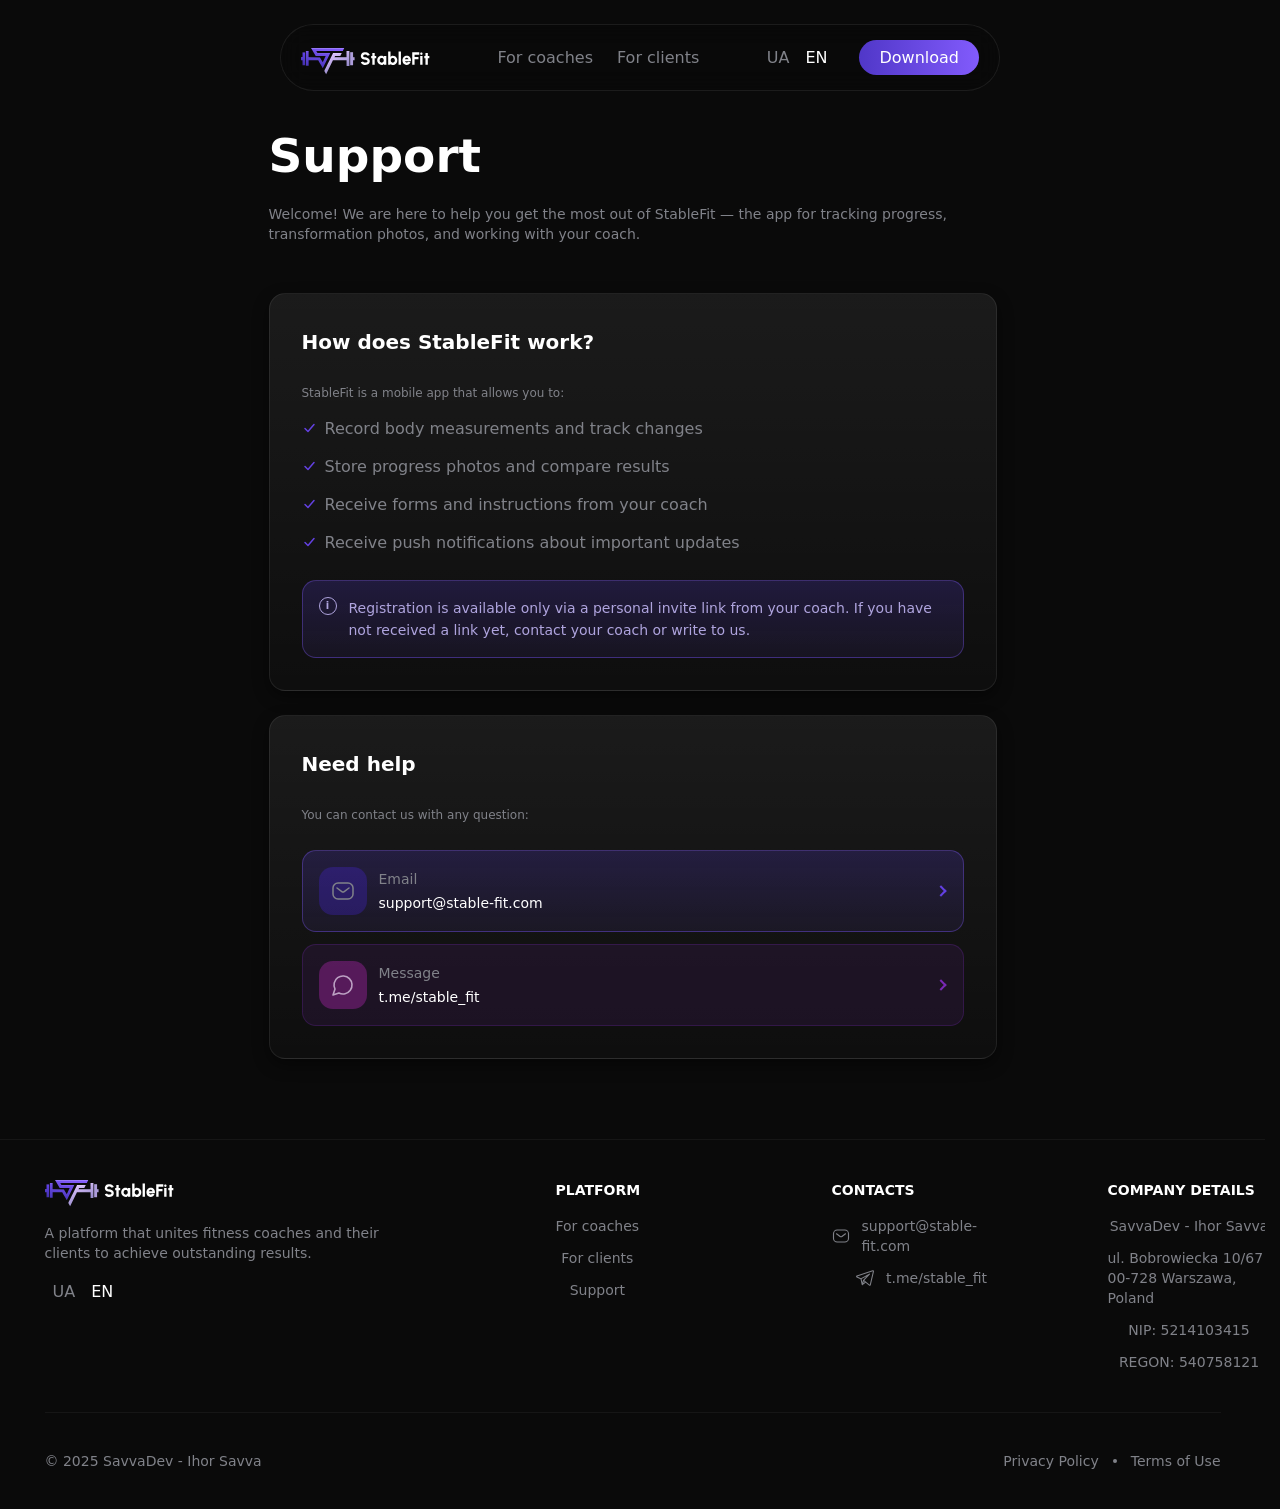
<file: support/index.html>
<!DOCTYPE html>
<html lang="ua">
<head>
  <meta charset="UTF-8">
  <meta name="viewport" content="width=device-width, initial-scale=1.0">
  <meta name="description" content="Сторінка підтримки StableFit." data-i18n-content="support.meta.description">
  <meta name="robots" content="index, follow">
  <link rel="canonical" href="./">
  <meta property="og:type" content="website">
  <meta property="og:title" content="Підтримка — StableFit" data-i18n-content="support.meta.ogTitle">
  <meta property="og:description" content="Потрібна допомога зі StableFit? Напишіть нам." data-i18n-content="support.meta.ogDescription">
  <meta property="og:image" content="https://stable-fit.com/assets/images/preview.svg">
  <meta name="twitter:card" content="summary_large_image">
  <title data-i18n="support.meta.title">Підтримка — StableFit</title>
  <link rel="icon" href="../assets/favicon/favicon.ico" type="image/x-icon">
  <link rel="stylesheet" href="../style/normalize.css">
  <link rel="stylesheet" href="../style/style.css">
  <link rel="stylesheet" href="../style/adaptive.css">
</head>
<body class="page-doc">
  <header>
    <div class="header-wrp">
      <div class="header-logo-wrap">
        <img 
          loading="lazy" 
          src="../assets/images/Logo.svg"
          alt="header logo" 
          data-i18n-alt="meta.logoAlt" 
        >
      </div>
      <button
        type="button"
        class="header-burger"
        aria-expanded="false"
        aria-controls="header-drawer"
        data-i18n-aria="aria.openMenu"
      >
        <span class="header-burger-line"></span>
        <span class="header-burger-line"></span>
        <span class="header-burger-line"></span>
      </button>
      <div class="header-desktop">
        <div class="header-nav">
          <div class="nav-item">
            <a 
              href="/" 
              class="landing-link" 
              data-landing="coach" 
              data-i18n="nav.coaches"
            >
              Для тренерів
            </a>
          </div>
          <div class="nav-item">
            <a 
              href="../for-clients/" 
              class="landing-link" 
              data-landing="client" 
              data-i18n="nav.clients"
            >
              Для клієнтів
            </a>
          </div>
        </div>
        <div class="localisation">
          <div
            class="localisation-item is-active"
            data-lang="ua" role="button"
            tabindex="0"
            data-i18n-aria="aria.langUa"
          >
            UA
          </div>
          <div
            class="localisation-item"
            data-lang="en"
            role="button"
            tabindex="0"
            data-i18n-aria="aria.langEn"
          >
            EN
          </div>
          <a
            href="/#download-app"
            class="download-button btn btn-hover-transparent"
            data-i18n="buttons.download"
          >
            Завантажити
          </a>
        </div>
      </div>
    </div>
    <div
      class="header-drawer"
      id="header-drawer"
      role="dialog"
      aria-modal="true"
      aria-hidden="true"
    >
      <div class="header-drawer-inner">
        <div class="header-drawer-top">
          <div class="header-logo-wrap">
            <img
              loading="lazy"
              src="../assets/images/Logo.svg"
              alt=""
              data-i18n-alt="meta.logoAlt"
            >
          </div>
          <button
            type="button"
            class="header-drawer-close"
            data-i18n-aria="aria.closeMenu"
          >
            &times;
          </button>
        </div>
        <nav
          class="header-drawer-nav"
          aria-label="Навігація"
        >
          <a
            href="/"
            class="landing-link"
            data-landing="coach"
            data-i18n="nav.coaches"
          >
            Для тренерів
          </a>
          <a
            href="../for-clients/"
            class="landing-link"
            data-landing="client"
            data-i18n="nav.clients"
          >
            Для клієнтів
          </a>
          <a
            href="./"
            class="landing-link"
            data-landing="support"
            data-i18n="nav.support"
          >
            <span data-i18n="support.title">Підтримка</span>
          </a>
        </nav>
        <div class="header-drawer-lang localisation">
          <div
            class="localisation-item is-active"
            data-lang="ua" role="button"
            tabindex="0"
            data-i18n-aria="aria.langUa"
          >
            UA
          </div>
          <div
            class="localisation-item"
            data-lang="en"
            role="button"
            tabindex="0"
            data-i18n-aria="aria.langEn"
          >
            EN
          </div>
        </div>
        <a
          href="/#download-app"
          class="download-button header-drawer-cta btn btn-hover-transparent"
          data-i18n="buttons.download"
        >
          Завантажити
        </a>
      </div>
    </div>
  </header>

  <main class="doc-page">
    <div class="doc-container">
      <section
        class="doc-section"
        aria-labelledby="doc-main-title"
      >
        <header class="doc-hero">
          <h1
            id="doc-main-title"
            class="doc-title"
          >
            <span data-i18n="support.title">Підтримка</span>
          </h1>
          <p class="doc-lead">
            <span data-i18n="support.lead">Вітаємо! Ми тут, щоб допомогти вам отримати максимум від StableFit — застосунку для відстеження прогресу, фото-трансформацій та роботи з вашим тренером.</span>
          </p>
        </header>
        <div class="doc-content">
          <div class="support-cards">
            <article class="how-to-start-card shadow-custom support-card">
              <h2 class="f-cart-title support-card-title">
                <span data-i18n="support.cards.how.title">Як працює StableFit?</span>
              </h2>
              <div class="f-slider-description support-card-body">
                <p class="f-slider-description-text">
                  <span data-i18n="support.cards.how.lead">StableFit — це мобільний застосунок, який дозволяє:</span>
                </p>
                <ul class="cart-list cart-list--checks">
                  <li class="cart-list-item">
                    <span data-i18n="support.cards.how.items.item1">Фіксувати заміри тіла та відстежувати зміни</span>
                  </li>
                  <li class="cart-list-item">
                    <span data-i18n="support.cards.how.items.item2">Зберігати фото-прогрес і порівнювати результати</span>
                  </li>
                  <li class="cart-list-item">
                    <span data-i18n="support.cards.how.items.item3">Отримувати анкети та інструкції від тренера</span>
                  </li>
                  <li class="cart-list-item">
                    <span data-i18n="support.cards.how.items.item4">Отримувати push-нотифікації про важливі оновлення</span>
                  </li>
                </ul>
              </div>
              <div class="support-card-notes">
                <div class="support-note support-note--info">
                  <span 
                    class="support-note-icon" 
                    aria-hidden="true"
                  >i</span>
                  <p class="support-note-text">
                    <span data-i18n="support.cards.how.note">Реєстрація доступна лише за персональним посиланням від вашого тренера. Якщо ви ще не отримали посилання — зверніться до свого тренера або напишіть нам.</span>
                  </p>
                </div>
              </div>
            </article>

            <article class="how-to-start-card shadow-custom support-card">
              <h2 class="f-cart-title support-card-title">
                <span data-i18n="support.cards.contact.title">Потрібна допомога</span>
              </h2>
              <div class="support-card-body support-card-body--plain">
                <p class="f-slider-description-text">
                  <span data-i18n="support.cards.contact.lead">Ви можете звернутися до нас з будь-яким питанням:</span>
                </p>
              </div>
              <div class="support-card-notes">
                <a
                  class="support-note support-note--action"
                  href="mailto:support@stable-fit.com"
                >
                  <div class="support-note-link__start">
                    <div class="support-note-link__icon-wrap">
                      <img
                        loading="lazy"
                        src="../assets/icons/mail-icon.svg"
                        alt=""
                        width="24"
                        height="24"
                      >
                    </div>
                    <div class="support-note-link__text">
                      <span class="support-note-link__line support-note-link__line--muted">
                        <span data-i18n="support.cards.contact.emailLabel">Електронна пошта</span>
                      </span>
                      <span class="support-note-link__line support-note-link__line--emphasis">
                        support@stable-fit.com
                      </span>
                    </div>
                  </div>
                  <span class="support-note-link__arrow" aria-hidden="true"></span>
                </a>
                <a
                  class="support-note support-note--action"
                  href="https://t.me/stable_fit"
                  target="_blank"
                  rel="noopener noreferrer"
                >
                  <div class="support-note-link__start">
                    <div class="support-note-link__icon-wrap">
                      <img
                        loading="lazy"
                        src="../assets/icons/message-icon.svg"
                        alt=""
                        width="24"
                        height="24"
                      >
                    </div>
                    <div class="support-note-link__text">
                      <span class="support-note-link__line support-note-link__line--muted">
                        <span data-i18n="support.cards.contact.messageLabel">Повідомлення</span>
                      </span>
                      <span class="support-note-link__line support-note-link__line--emphasis">
                        t.me/stable_fit
                      </span>
                    </div>
                  </div>
                  <span class="support-note-link__arrow" aria-hidden="true"></span>
                </a>
              </div>
            </article>
          </div>
        </div>
      </section>
    </div>
  </main>

  <footer>
    <div class="footer-container">
      <div class="footer-wrp">
        <div class="footer-content">
          <div class="content-item">
            <div class="footer-title">
              <img
                  loading="lazy"
                  src="../assets/images/Logo.svg"
                  alt="logo"
                  data-i18n-alt="meta.logoAlt"
              >
            </div>
            <p 
              class="footer-list-item footer-description" 
              data-i18n="footer.description"
            >
              Платформа, що об'єднує фітнес-тренерів та їхніх клієнтів для досягнення видатних результатів.
            </p>
            <div class="localisation footerlocalisation">
              <div
                class="localisation-item is-active"
                data-lang="ua" role="button"
                tabindex="0"
                data-i18n-aria="aria.langUa"
              >
                UA
              </div>
              <div
                class="localisation-item"
                data-lang="en"
                role="button"
                tabindex="0"
                data-i18n-aria="aria.langEn"
              >
                EN
              </div>
            </div>
          </div>
          <div class="footer-content-group">
            <div class="content-item">
            <div class="footer-title" data-i18n="footer.platform">
              Платформа
            </div>
            <ul class="footer-list">
              <li class="footer-list-item">
                <a
                  href="/"
                  class="landing-link"
                  data-landing="coach"
                  data-i18n="nav.coaches"
                >
                  Для тренерів
                </a>
              </li>
              <li class="footer-list-item">
                <a
                  href="/for-clients"
                  class="landing-link"
                  data-landing="client"
                  data-i18n="nav.clients"
                >
                  Для клієнтів
                </a>
              </li>
              <li class="footer-list-item">
                <a
                  href="/support"
                  class="landing-link"
                  data-landing="support"
                  data-i18n="nav.support"
                >
                  Підтримка
                </a>
              </li>
            </ul>
          </div>
            <div class="content-item">
            <div class="footer-title" data-i18n="footer.contacts.title">
              Контакти
            </div>
            <ul class="footer-list">
              <li class="footer-list-item">
                <img
                  loading="lazy"
                  src="../assets/icons/mail-icon.svg"
                  alt="email_icon"
                  width="18"
                  height="18"
                >
                <a
                  href="mailto:support@stable-fit.com"
                  data-i18n="footer.contacts.email"
                >
                  support@stable-fit.com
                </a>
              </li>
              <li class="footer-list-item">
                <img
                  loading="lazy"
                  src="../assets/icons/tg-icon.svg"
                  alt="telegram_icon"
                  width="18"
                  height="18"
                >
                <a
                  href="https://t.me/stable_fit"
                  target="_blank"
                  rel="noopener noreferrer"
                  data-i18n="footer.contacts.telegram"
                >
                  t.me/stable_fit
                </a>
              </li>
            </ul>
          </div>
            <div class="content-item">
            <div 
              class="footer-title" 
              data-i18n="footer.company.title"
            >
              Деталі компанії
            </div>
            <ul class="footer-list">
              <li 
                class="footer-list-item" 
                data-i18n="footer.company.name"
              >
                SavvaDev - Ihor Savva
              </li>
              <li 
                class="footer-list-item" 
                data-i18n="footer.company.address"
              >
                ul. Bobrowiecka 10/67<br />00-728 Warszawa, Poland
              </li>
              <li 
                class="footer-list-item" 
                data-i18n="footer.company.nip"
              >
                NIP: 5214103415
              </li>
              <li 
                class="footer-list-item" 
                data-i18n="footer.company.regon"
              >
                REGON: 540758121
              </li>
            </ul>
          </div>
          </div>
        </div>
        <div class="underfooter">
          <div 
            class="underfooter-item" 
            data-i18n="footer.under.copy"
          >
            © 2025 SavvaDev - Ihor Savva
          </div>
          <div class="underfooter-content">
            <a
              href="../privacy-policy/"
              class="underfooter-item"
              data-i18n="footer.under.privacy"
            >
              Політика конфіденційності
            </a>
            <a
              href="../terms-and-conditions/"
              class="underfooter-item"
              data-i18n="footer.under.terms"
            >
              Умови використання
            </a>
          </div>
        </div>
      </div>
    </div>
  </footer>
  <script src="../script/main.js"></script>
</body>
</html>
</file>
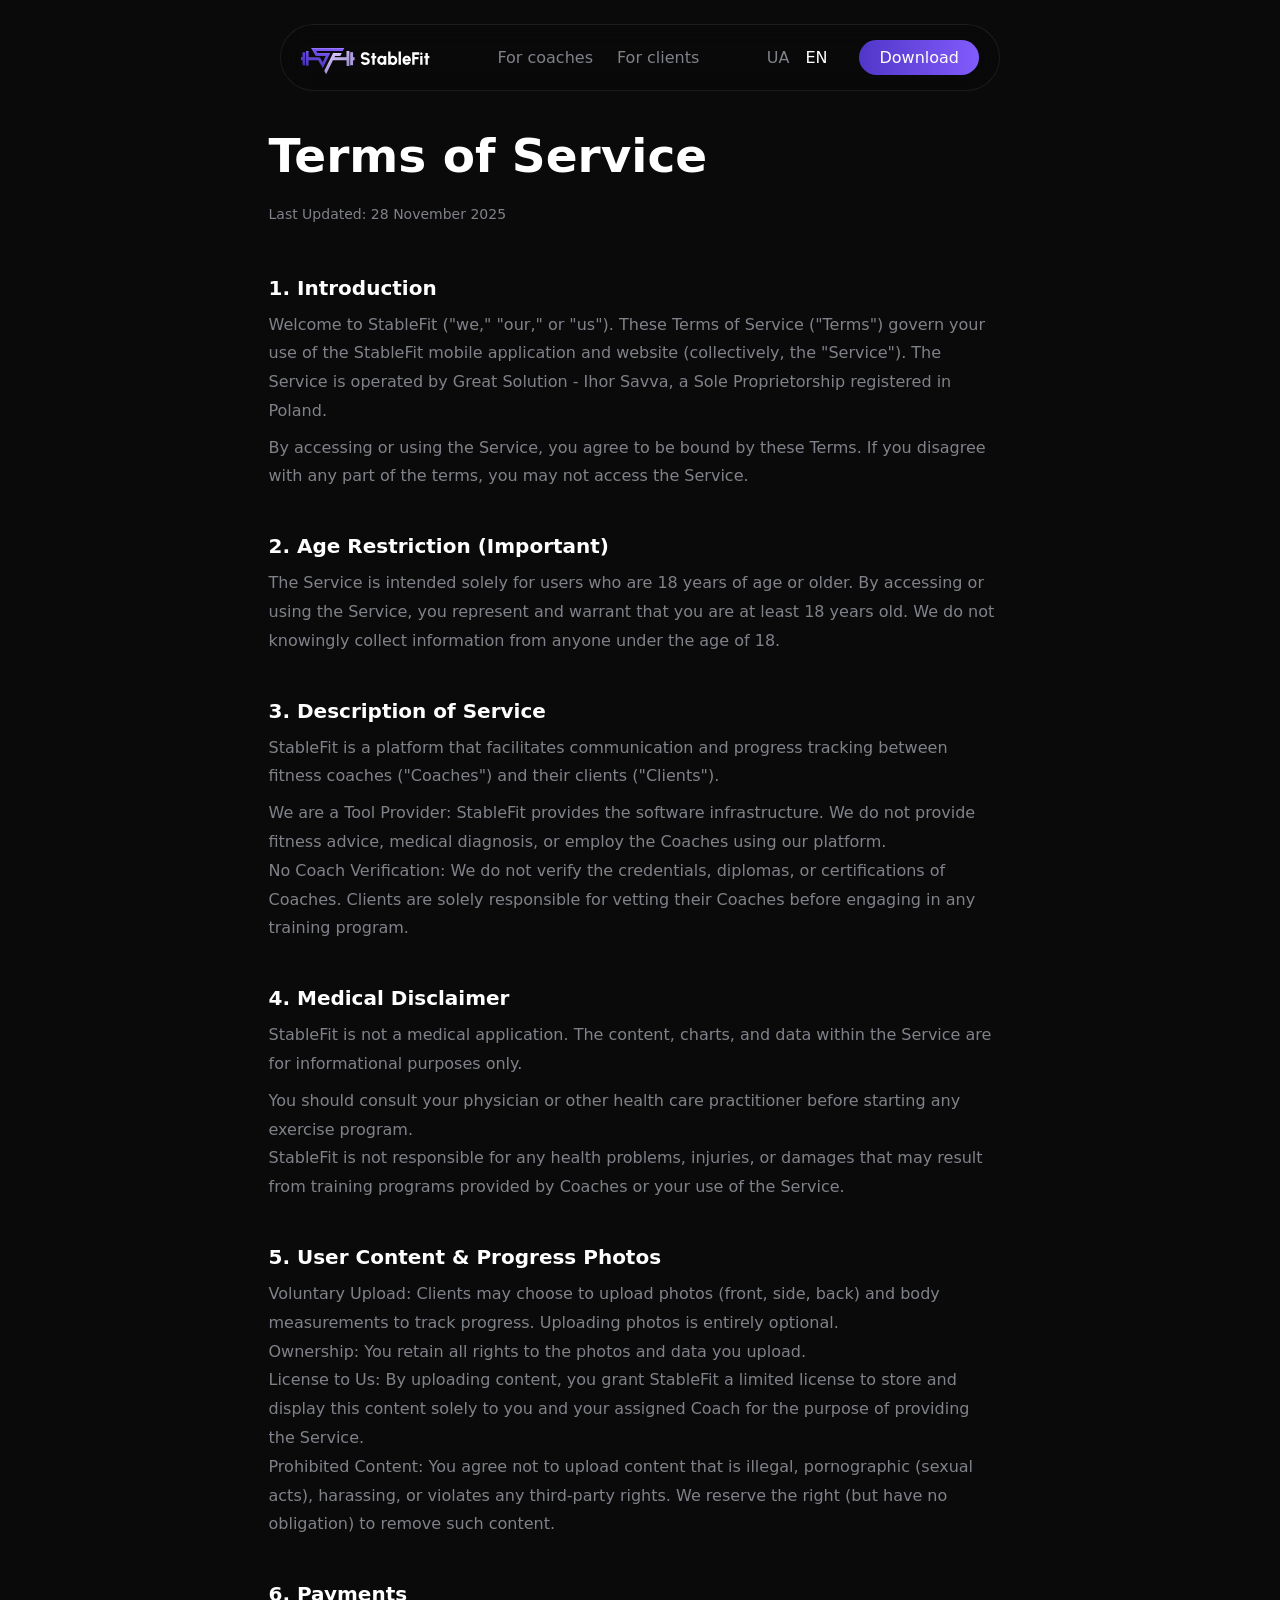
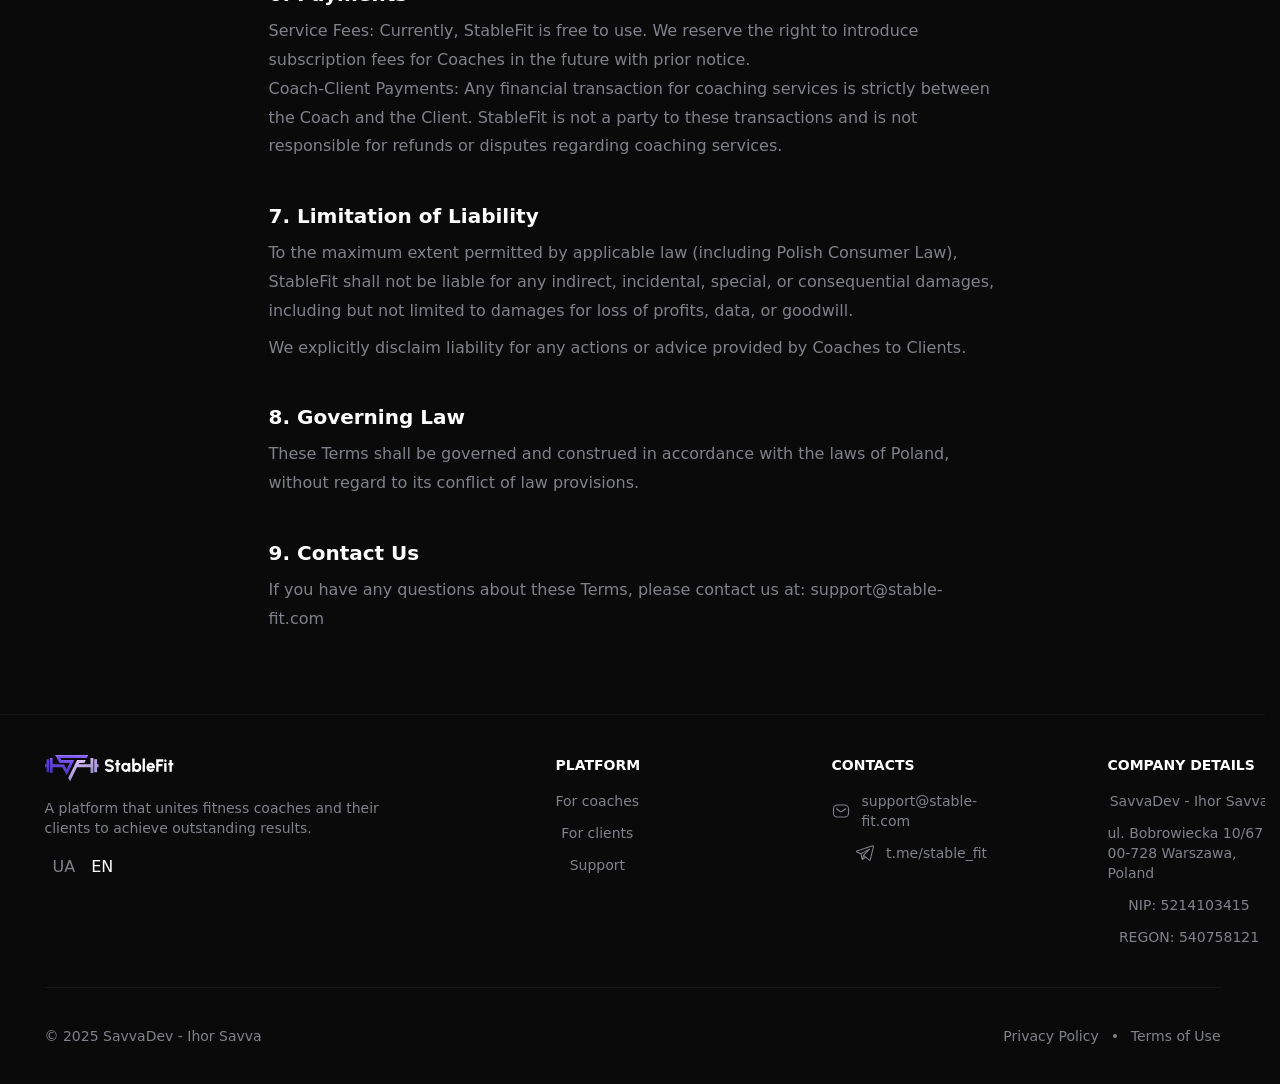
<file: terms-and-conditions/index.html>
<!DOCTYPE html>
<html lang="ua">
<head>
  <meta charset="UTF-8">
  <meta name="viewport" content="width=device-width, initial-scale=1.0">
  <meta name="description" content="Умови використання сервісу StableFit." data-i18n-content="terms.meta.description">
  <meta name="robots" content="index, follow">
  <link rel="canonical" href="./">
  <meta property="og:type" content="website">
  <meta property="og:title" content="Умови використання — StableFit" data-i18n-content="terms.meta.ogTitle">
  <meta property="og:description" content="Умови використання сервісу StableFit." data-i18n-content="terms.meta.ogDescription">
  <meta property="og:image" content="https://stable-fit.com/assets/images/preview.svg">
  <meta name="twitter:card" content="summary_large_image">
  
  <title data-i18n="terms.meta.title">Умови використання — StableFit</title>
  <link rel="icon" href="../assets/favicon/favicon.ico" type="image/x-icon">
  <link rel="stylesheet" href="../style/normalize.css">
  <link rel="stylesheet" href="../style/style.css">
  <link rel="stylesheet" href="../style/adaptive.css">
</head>
<body class="page-doc">
  <header>
    <div class="header-wrp">
      <div class="header-logo-wrap">
        <img 
          loading="lazy" 
          src="../assets/images/Logo.svg"
          alt="header logo" 
          data-i18n-alt="meta.logoAlt" 
        >
      </div>
      <button
        type="button"
        class="header-burger"
        aria-expanded="false"
        aria-controls="header-drawer"
        data-i18n-aria="aria.openMenu"
      >
        <span class="header-burger-line"></span>
        <span class="header-burger-line"></span>
        <span class="header-burger-line"></span>
      </button>
      <div class="header-desktop">
        <div class="header-nav">
          <div class="nav-item">
            <a 
              href="/" 
              class="landing-link" 
              data-landing="coach" 
              data-i18n="nav.coaches"
            >
              Для тренерів
            </a>
          </div>
          <div class="nav-item">
            <a 
              href="../for-clients/" 
              class="landing-link" 
              data-landing="client" 
              data-i18n="nav.clients"
            >
              Для клієнтів
            </a>
          </div>
        </div>
        <div class="localisation">
          <div
            class="localisation-item is-active"
            data-lang="ua" role="button"
            tabindex="0"
            data-i18n-aria="aria.langUa"
          >
            UA
          </div>
          <div
            class="localisation-item"
            data-lang="en"
            role="button"
            tabindex="0"
            data-i18n-aria="aria.langEn"
          >
            EN
          </div>
          <a
            href="/#download-app"
            class="download-button btn btn-hover-transparent"
            data-i18n="buttons.download"
          >
            Завантажити
          </a>
        </div>
      </div>
    </div>
    <div
      class="header-drawer"
      id="header-drawer"
      role="dialog"
      aria-modal="true"
      aria-hidden="true"
    >
      <div class="header-drawer-inner">
        <div class="header-drawer-top">
          <div class="header-logo-wrap">
            <img 
              loading="lazy" 
              src="../assets/images/Logo.svg"
              alt="header logo" 
              data-i18n-alt="meta.logoAlt" 
            >
          </div>
          <button 
            type="button" 
            class="header-drawer-close" 
            data-i18n-aria="aria.closeMenu"
          >
            &times;
          </button>
        </div>
        <nav 
          class="header-drawer-nav" 
          aria-label="Навігація"
        >
          <a 
            href="/" 
            class="landing-link" 
            data-landing="coach" 
            data-i18n="nav.coaches"
          >
            Для тренерів
          </a>
          <a 
            href="../for-clients/" 
            class="landing-link" 
            data-landing="client" 
            data-i18n="nav.clients"
          >
            Для клієнтів
          </a>
          <a 
            href="../support/" 
            class="landing-link" 
            data-landing="support" 
            data-i18n="nav.support"
          >
            Підтримка
          </a>
        </nav>
        <div class="header-drawer-lang localisation">
          <div
            class="localisation-item is-active"
            data-lang="ua" role="button"
            tabindex="0"
            data-i18n-aria="aria.langUa"
          >
            UA
          </div>
          <div
            class="localisation-item"
            data-lang="en"
            role="button"
            tabindex="0"
            data-i18n-aria="aria.langEn"
          >
            EN
          </div>
        </div>
        <a
          href="/#download-app"
          class="download-button header-drawer-cta btn btn-hover-transparent"
          data-i18n="buttons.download"
        >
          Завантажити
        </a>
      </div>
    </div>
  </header>

  <main class="doc-page">
    <div class="doc-container">
      <section 
        class="doc-section" 
        aria-labelledby="doc-main-title"
      >
        <header class="doc-hero">
          <h1 
            id="doc-main-title" 
            class="doc-title"
          >
            <span data-i18n="terms.title">Умови використання</span>
          </h1>
          <p class="doc-lead">
            <span data-i18n="terms.lastUpdated">Останнє оновлення: 28 листопада 2025</span>
          </p>
        </header>
        <div class="doc-content">
          <article class="doc-block">
            <h2 class="doc-block-title">
              <span data-i18n="terms.sections.introduction.title">1. Вступ</span>
            </h2>
            <p class="doc-block-text">
              <span data-i18n="terms.sections.introduction.text1">Ласкаво просимо до StableFit ("ми", "наш" або "нас"). Ці Умови використання ("Умови") регулюють використання вами мобільного застосунку та сайту StableFit (разом — "Сервіс"). Сервісом керує Great Solution - Ihor Savva, одноосібна підприємницька діяльність, зареєстрована в Польщі.</span>
            </p>
            <p class="doc-block-text">
              <span data-i18n="terms.sections.introduction.text2">Отримуючи доступ або використовуючи Сервіс, ви погоджуєтеся з цими Умовами. Якщо ви не погоджуєтесь з будь-якою частиною Умов, ви не можете користуватися Сервісом.</span>
            </p>
          </article>
          <article class="doc-block">
            <h2 class="doc-block-title">
              <span data-i18n="terms.sections.age.title">2. Вікове обмеження (Важливо)</span>
            </h2>
            <p class="doc-block-text">
              <span data-i18n="terms.sections.age.text">Сервіс призначений виключно для користувачів віком від 18 років. Використовуючи Сервіс, ви підтверджуєте та гарантуєте, що вам виповнилося 18 років. Ми свідомо не збираємо інформацію від осіб молодше 18 років.</span>
            </p>
          </article>
          <article class="doc-block">
            <h2 class="doc-block-title">
              <span data-i18n="terms.sections.description.title">3. Опис сервісу</span>
            </h2>
            <p class="doc-block-text">
              <span data-i18n="terms.sections.description.text">StableFit — це платформа для комунікації та відстеження прогресу між фітнес-тренерами ("Тренери") та їхніми клієнтами ("Клієнти").</span>
            </p>
            <ul class="doc-list">
              <li class="doc-block-text" data-i18n="terms.sections.description.items.item1">Ми надаємо інструмент: StableFit надає програмну інфраструктуру. Ми не надаємо фітнес-порад, медичних діагнозів і не працевлаштовуємо тренерів, які користуються платформою.</li>
              <li class="doc-block-text" data-i18n="terms.sections.description.items.item2">Ми не верифікуємо тренерів: ми не перевіряємо дипломи, сертифікати чи кваліфікацію тренерів. Клієнти самостійно відповідають за перевірку тренера перед початком співпраці.</li>
            </ul>
          </article>
          <article class="doc-block">
            <h2 class="doc-block-title">
              <span data-i18n="terms.sections.medical.title">4. Медичне застереження</span>
            </h2>
            <p class="doc-block-text">
              <span data-i18n="terms.sections.medical.text">StableFit не є медичним застосунком. Вміст, графіки та дані в межах Сервісу призначені лише для інформаційних цілей.</span>
            </p>
            <ul class="doc-list">
              <li class="doc-block-text" data-i18n="terms.sections.medical.items.item1">Перед початком будь-якої програми вправ проконсультуйтеся з лікарем або іншим медичним фахівцем.</li>
              <li class="doc-block-text" data-i18n="terms.sections.medical.items.item2">StableFit не несе відповідальності за проблеми зі здоров'ям, травми чи збитки, що можуть виникнути внаслідок програм тренерів або вашого використання Сервісу.</li>
            </ul>
          </article>
          <article class="doc-block">
            <h2 class="doc-block-title">
              <span data-i18n="terms.sections.content.title">5. Контент користувача &amp; фото прогресу</span>
            </h2>
            <ul class="doc-list">
              <li class="doc-block-text" data-i18n="terms.sections.content.items.item1">Добровільне завантаження: клієнти можуть за бажанням завантажувати фото (спереду, збоку, ззаду) та заміри тіла для відстеження прогресу. Завантаження фото є повністю добровільним.</li>
              <li class="doc-block-text" data-i18n="terms.sections.content.items.item2">Право власності: ви зберігаєте всі права на фото та дані, які завантажуєте.</li>
              <li class="doc-block-text" data-i18n="terms.sections.content.items.item3">Ліцензія для нас: завантажуючи контент, ви надаєте StableFit обмежену ліцензію на зберігання та відображення цього контенту лише для вас і вашого призначеного тренера з метою надання Сервісу.</li>
              <li class="doc-block-text" data-i18n="terms.sections.content.items.item4">Заборонений контент: ви погоджуєтесь не завантажувати незаконний, порнографічний (сексуальні дії), образливий контент або контент, що порушує права третіх сторін. Ми залишаємо за собою право (але не зобов'язані) видаляти такий контент.</li>
            </ul>
          </article>
          <article class="doc-block">
            <h2 class="doc-block-title">
              <span data-i18n="terms.sections.payments.title">6. Платежі</span>
            </h2>
            <ul class="doc-list">
              <li class="doc-block-text" data-i18n="terms.sections.payments.items.item1">Плата за сервіс: наразі StableFit безкоштовний. Ми залишаємо за собою право запровадити в майбутньому підписку для тренерів із попереднім повідомленням.</li>
              <li class="doc-block-text" data-i18n="terms.sections.payments.items.item2">Платежі між тренером і клієнтом: будь-які фінансові розрахунки за тренерські послуги здійснюються виключно між тренером і клієнтом. StableFit не є стороною цих транзакцій і не відповідає за повернення коштів чи спори.</li>
            </ul>
          </article>
          <article class="doc-block">
            <h2 class="doc-block-title">
              <span data-i18n="terms.sections.liability.title">7. Обмеження відповідальності</span>
            </h2>
            <p class="doc-block-text">
              <span data-i18n="terms.sections.liability.text1">У максимальному обсязі, дозволеному законодавством (включно із законодавством Польщі про захист прав споживачів), StableFit не несе відповідальності за будь-які непрямі, випадкові, спеціальні або побічні збитки, зокрема втрату прибутку, даних чи ділової репутації.</span>
            </p>
            <p class="doc-block-text">
              <span data-i18n="terms.sections.liability.text2">Ми прямо відмовляємося від відповідальності за будь-які дії або поради, надані тренерами клієнтам.</span>
            </p>
          </article>
          <article class="doc-block">
            <h2 class="doc-block-title">
              <span data-i18n="terms.sections.law.title">8. Застосовне право</span>
            </h2>
            <p class="doc-block-text">
              <span data-i18n="terms.sections.law.text">Ці Умови регулюються та тлумачаться відповідно до законодавства Польщі без урахування колізійних норм.</span>
            </p>
          </article>
          <article class="doc-block">
            <h2 class="doc-block-title">
              <span data-i18n="terms.sections.contact.title">9. Зв'яжіться з нами</span>
            </h2>
            <p class="doc-block-text">
              <span data-i18n="terms.sections.contact.text">Якщо у вас є запитання щодо цих Умов, звертайтесь: support@stable-fit.com</span>
            </p>
          </article>
        </div>
      </section>
    </div>
  </main>

  <footer>
    <div class="footer-container">
      <div class="footer-wrp">
        <div class="footer-content">
          <div class="content-item">
            <div class="footer-title">
              <img
                  loading="lazy"
                  src="../assets/images/Logo.svg"
                  alt="logo"
                  data-i18n-alt="meta.logoAlt"
              >
            </div>
            <p
              class="footer-list-item footer-description"
              data-i18n="footer.description"
            >
              Платформа, що об'єднує фітнес-тренерів та їхніх клієнтів для досягнення видатних результатів.
            </p>
            <div class="localisation footerlocalisation">
              <div
                class="localisation-item is-active"
                data-lang="ua" role="button"
                tabindex="0"
                data-i18n-aria="aria.langUa"
              >
                UA
              </div>
              <div
                class="localisation-item"
                data-lang="en"
                role="button"
                tabindex="0"
                data-i18n-aria="aria.langEn"
              >
                EN
              </div>
            </div>
          </div>
          <div class="footer-content-group">
            <div class="content-item">
            <div class="footer-title" data-i18n="footer.platform">
              Платформа
            </div>
            <ul class="footer-list">
              <li class="footer-list-item">
                <a
                  href="/"
                  class="landing-link"
                  data-landing="coach"
                  data-i18n="nav.coaches"
                >
                  Для тренерів
                </a>
              </li>
              <li class="footer-list-item">
                <a
                  href="/for-clients"
                  class="landing-link"
                  data-landing="client"
                  data-i18n="nav.clients"
                >
                  Для клієнтів
                </a>
              </li>
              <li class="footer-list-item">
                <a
                  href="/support"
                  class="landing-link"
                  data-landing="support"
                  data-i18n="nav.support"
                >
                  Підтримка
                </a>
              </li>
            </ul>
          </div>
            <div class="content-item">
            <div class="footer-title" data-i18n="footer.contacts.title">
              Контакти
            </div>
            <ul class="footer-list">
              <li class="footer-list-item">
                <img
                  loading="lazy"
                  src="../assets/icons/mail-icon.svg"
                  alt="email_icon"
                  width="18"
                  height="18"
                >
                <a
                  href="mailto:support@stable-fit.com"
                  data-i18n="footer.contacts.email"
                >
                  support@stable-fit.com
                </a>
              </li>
              <li class="footer-list-item">
                <img
                  loading="lazy"
                  src="../assets/icons/tg-icon.svg"
                  alt="telegram_icon"
                  width="18"
                  height="18"
                >
                <a
                  href="https://t.me/stable_fit"
                  target="_blank"
                  rel="noopener noreferrer"
                  data-i18n="footer.contacts.telegram"
                >
                  t.me/stable_fit
                </a>
              </li>
            </ul>
          </div>
            <div class="content-item">
            <div
              class="footer-title"
              data-i18n="footer.company.title"
            >
              Деталі компанії
            </div>
            <ul class="footer-list">
              <li
                class="footer-list-item"
                data-i18n="footer.company.name"
              >
                SavvaDev - Ihor Savva
              </li>
              <li
                class="footer-list-item"
                data-i18n="footer.company.address"
              >
                ul. Bobrowiecka 10/67<br />00-728 Warszawa, Poland
              </li>
              <li
                class="footer-list-item"
                data-i18n="footer.company.nip"
              >
                NIP: 5214103415
              </li>
              <li
                class="footer-list-item"
                data-i18n="footer.company.regon"
              >
                REGON: 540758121
              </li>
            </ul>
          </div>
          </div>
        </div>
        <div class="underfooter">
          <div
            class="underfooter-item"
            data-i18n="footer.under.copy"
          >
            © 2025 SavvaDev - Ihor Savva
          </div>
          <div class="underfooter-content">
            <a
              href="../privacy-policy/"
              class="underfooter-item"
              data-i18n="footer.under.privacy"
            >
              Політика конфіденційності
            </a>
            <a
              href="./"
              class="underfooter-item"
              data-i18n="footer.under.terms"
            >
              Умови використання
            </a>
          </div>
        </div>
      </div>
    </div>
  </footer>
  <script src="../script/main.js"></script>
</body>
</html>
</file>
<file: style/style.css>
.header {
  margin: 0 auto;
}


.header-wrp {
  width: 761px;
  display: flex;
  flex-direction: row;
  justify-content: space-between;
  align-items: center;
  padding: 14px 16px;
  position: fixed;
  top: 24px;
  left: 50%;
  transform: translateX(-50%);
  z-index: 100;
  border: 1px solid;
  border-color: var(--color-border);
  border-radius: 100px;
  color: var(--color-white);
  background-color: rgba(10, 10, 10, 0.45);
  -webkit-backdrop-filter: blur(12px);
  backdrop-filter: blur(12px);
  
  overflow: hidden;
  isolation: isolate;
}

.header-logo, .header-nav, .localisation {
  display: flex;
  flex-direction: row;
  align-items: center;
  justify-content: center;  
}

.header-logo-wrap {
  padding-top: 12px;
}

.header-logo {
  gap: 10px;
}

.header-nav {
  gap: 24px;
}

.nav-item {
  display: flex;
  align-items: center;
  justify-content: center;
}

.landing-link {
  color: var(--color-gray-1);
  cursor: pointer;
}

.landing-link.is-active {
  color: var(--color-white);
}

.localisation {
  gap: 16px;
}

.localisation > .download-button {
  margin-left: 16px;
}

.localisation-item {
  color: var(--color-gray-1);
  cursor: pointer;
  user-select: none;
}

.localisation-item.is-active {
  color: var(--color-white);
}

.download-button {
  padding: 8px 20px;
}



.hero {
  width: 100%;
  display: flex;
  flex-direction: row;
  align-items: center;
  justify-content: center;
  margin: 178px 0 91px 0;
}

.hero-wrp {
  width: 100%;
  display: flex;
  flex-direction: row;
  align-items: center;
  justify-content: center;
}

.content-inner {
  width: 50%;
  min-width: 0;
}



.section-description {
  font-size: 16px;
  line-height: 26px;
  color: var(--color-gray-1);
  margin: 16px 0 32px 0;
  width: 100%;
}

.description {
  padding-right: 28px;
  max-width: 528px;
}

.content-text {
  line-height: 28px;
  margin-bottom: 24px;
}

.card-wrp {
  gap: 16px;
  display: flex;
  flex-direction: row;
}

.card {
  width: 212px;
  height: 212px;
  padding: 14px;
  border: 1px solid var(--color-card-border);
  background-color: rgba(255, 255, 255, 0.06);
  -webkit-backdrop-filter: blur(12px);
  backdrop-filter: blur(12px);
  border-radius: 16px;
  display: flex;
  flex-direction: column;
  align-items: center;
  justify-content: space-between;
}

.cart-title {
  display: flex;
  flex-direction: row;
  align-items: center;
  justify-content: space-between;
  width: 100%;
  font-size: 13px;
  line-height: 18px;
  font-weight: 500;
}

.card-icon {
  gap: 4px;
  display: flex;
  flex-direction: row;
  align-items: center;
  justify-content: center;
}

.card-arrow {
  position: relative;
  width: 10px;
  height: 10px;
}

.card-arrow::before,
.card-arrow::after {
  content: "";
  position: absolute;
  right: 0;
  top: 50%;
  width: 6px;
  height: 1.5px;
  background-color: var(--color-white);
  transform-origin: right center;
}

.card-arrow::before {
  transform: translateY(-20%) rotate(50deg);
}

.card-arrow::after {
  transform: translateY(-80%) rotate(-50deg);
}

.card-device {
  color: var(--color-text-primary);
  font-size: 10px;
  font-weight: 800;
  line-height: 16px;
  padding: 2px 6px;
  background-color: rgba(80, 55, 200, 0.15);
  border: none;
  border-radius: 16px;
}

.page-client .card-device {
  color: var(--color-sc-name);
  background-color: color-mix(in srgb, var(--color-sc-name) 12%, transparent);
}

.card-image-container {
  padding: 9px;
  background-color: var(--color-white);
  border: none;
  border-radius: 16px;
  display: flex;
  align-items: center;
  justify-content: center;
}

.card-footer {
  font-size: 10px;
  line-height: 14px;
  text-transform: uppercase;
  color: var(--color-gray-3);
}

.image-wrp {
  position: relative;
  width: 100%;
  min-height: 620px;
}

.image-wrp img[alt="inner_hero"] {
  position: absolute;
  top: 50%;
  left: 50%;
  transform: translate(-50%, -50%) scale(0.95);
}

.image-wrp img[alt="inner_hero"]:first-child {
  margin-left: 10px;
  z-index: 2;
}

.image-wrp img[alt="inner_hero"]:last-child {
  margin-left: 165px;
  z-index: 1;
}



.features {
  width: 100%;
  display: flex;
  flex-direction: row;
  align-items: center;
  justify-content: center;
}

.section-content {
  width: 747px;
  display: flex;
  flex-direction: column;
  align-items: center;
  justify-content: center;
  margin-bottom: 64px;
}


.description-features {
  display: flex;
  align-items: center;
  justify-content: center;
  text-align: center;
  padding: 0 25px;
  margin-bottom: 0 !important;
}

.features-carts, .progress-carts {
  display: flex;
  flex-direction: row;
  align-items: center;
  justify-content: space-between;
  width: 100%;
}

.features-cart, .progress-cart {
  max-width: 580px;
  width: 100%;
  padding: 28px;
  border: 1px solid var(--color-border);
  border-radius: 16px;
  background: linear-gradient(
    to bottom,
    rgba(255, 255, 255, 0.07),
    rgba(255, 255, 255, 0.02)
  );
}

.cart-name {
  font-size: 14px;
  line-height: 27px;
  color: var(--color-red);
  font-weight: 700;
}
.red-name {
  color: var(--color-red);
}
.prpl-name {
  color: var(--color-purple);
}

.f-cart-title {
  font-size: 20px;
  line-height: 32px;
  font-weight: 700;
  margin: 8px 0 12px 0;
}

.cart-list {
  color: var(--color-gray-1);
  list-style: none;
  padding-left: 0;
  display: flex;
  flex-direction: column;
  align-items: flex-start;
  justify-content: flex-start;
  gap: 10px;
}

.cart-list-item {
  display: flex;
  align-items: flex-start;
  gap: 8px;
  font-size: 14px;
  line-height: 24px;
}

.cart-list-item::before {
  content: "";
  flex: 0 0 15px;
  width: 15px;
  height: 15px;
  margin-top: 4px;
  background: url("data:image/svg+xml,%3Csvg xmlns='http://www.w3.org/2000/svg' width='15' height='15' viewBox='0 0 15 15'%3E%3Cpath stroke='%239B3131' stroke-width='1.5' stroke-linecap='round' d='M4 4l7 7M11 4l-7 7'/%3E%3C/svg%3E")
    center / 15px 15px no-repeat;
}

.cart-list--checks .cart-list-item::before {
  background: url("data:image/svg+xml,%3Csvg xmlns='http://www.w3.org/2000/svg' width='15' height='15' viewBox='0 0 15 15'%3E%3Cpath fill='none' stroke='%23755AE9' stroke-width='1.5' stroke-linecap='round' stroke-linejoin='round' d='M3%207.5%20L6%2010.5%20L12%203.5'/%3E%3C/svg%3E")
    center / 15px 15px no-repeat;
}

.support-cards > .support-card:first-child .cart-list--checks .cart-list-item::before {
  background: url("data:image/svg+xml,%3Csvg xmlns='http://www.w3.org/2000/svg' width='15' height='15' viewBox='0 0 15 15'%3E%3Cpath fill='none' stroke='%236341E1' stroke-width='1.5' stroke-linecap='round' stroke-linejoin='round' d='M3%207.5%20L6%2010.5%20L12%203.5'/%3E%3C/svg%3E")
    center / 15px 15px no-repeat;
}

.page-client .cart-list--checks .cart-list-item::before {
  background: url("data:image/svg+xml,%3Csvg xmlns='http://www.w3.org/2000/svg' width='15' height='15' viewBox='0 0 15 15'%3E%3Cpath fill='none' stroke='%237B2BB5' stroke-width='1.5' stroke-linecap='round' stroke-linejoin='round' d='M3%207.5%20L6%2010.5%20L12%203.5'/%3E%3C/svg%3E")
    center / 15px 15px no-repeat;
}







.description-functionality {
  padding: 0 85px;
  text-align: center;
}

.f-slider-wrp {
  width: 100%;
  display: flex;
  flex-direction: row;
  align-items: center;
  justify-content: space-between;
}

.f-slider-item {
  width: 100%;
  display: flex;
  flex-direction: row;
  align-items: flex-start;
  justify-content: space-between;
}


@media (min-width: 1024px) {
  section.functionality .f-slider-wrp {
    align-items: flex-start;
  }

  .f-slider-item[data-f-slider-scroll-sync] {
    flex-wrap: nowrap;
    align-items: flex-start;
    gap: clamp(32px, 4vw, 56px);
  }

  .f-slider-item[data-f-slider-scroll-sync] .content-left {
    flex: 0 0 auto;
    width: min(100%, 480px);
    max-width: 480px;
    position: -webkit-sticky;
    position: sticky;
    top: 140px;
    align-self: flex-start;
    z-index: 2;
  }

  .f-slider-item[data-f-slider-scroll-sync] .content-right {
    flex: 1 1 auto;
    min-width: 0;
  }
}

.content-left {
  max-width: 480px;
  flex-shrink: 0;
  position: sticky;
  top: 100px;
  align-self: flex-start;
  z-index: 1;
}

.content-right {
  display: flex;
  flex-direction: column;
  align-items: center;
  justify-content: center;
  gap: 80px;
}

.content-right-image-wrp {
  display: flex;
  flex-direction: row;
  align-items: center;
  justify-content: center;
  gap: 21px;
}

.f-slider-wrp .content-right-image-wrp:has(> img:only-child) img[alt="manage_clients_image"] {
  max-width: 100%;
  height: auto;
}

.f-slider-wrp .content-right-image-wrp:has(> img:nth-child(2):last-child) img[alt="manage_clients_image"] {
  max-width: 100%;
  height: auto;
}

.f-slider-title {
  display: flex;
  flex-direction: row;
  align-items: center;
  justify-content: flex-start;
  gap: 12px;
  margin-bottom: 16px;
}

.f-slider-title-text {
  font-size: 16px;
  line-height: 28px;
  font-weight: 700;
}

.f-slider-description-text {
  margin: 0;
  font-size: 16px;
  line-height: 26px;
  color: var(--color-gray-1);
}

.f-slider-description {
  display: flex;
  flex-direction: column;
  gap: 12px;
  align-items: flex-start;
  width: 100%;
}

.f-slider-description > .cart-list {
  display: flex;
  flex-direction: column;
  gap: 12px;
}

.f-slider-mobile-stack {
  display: none;
}

.f-slider-mobile-layout {
  display: none;
}

.f-slider-accordion {
  width: 100%;
  display: flex;
  flex-direction: column;
}

.f-slider-accordion-item {
  border-bottom: 1px solid rgba(255, 255, 255, 0.08);
}

.f-slider-accordion-item:last-child {
  border-bottom: none;
}

.f-slider-accordion-trigger {
  width: 100%;
  display: flex;
  flex-direction: row;
  align-items: center;
  justify-content: space-between;
  gap: 12px;
  padding: 14px 0;
  margin: 0;
  background: none;
  border: none;
  color: inherit;
  cursor: pointer;
  font: inherit;
  text-align: left;
}

.f-slider-accordion-trigger .f-slider-title {
  margin-bottom: 0;
  flex: 1;
  min-width: 0;
}

.f-slider-accordion-chevron {
  flex-shrink: 0;
  width: 10px;
  height: 10px;
  margin-right: 4px;
  border-right: 2px solid var(--color-gray-1);
  border-bottom: 2px solid var(--color-gray-1);
  transform: rotate(45deg);
  transition: transform 0.25s ease;
}

.f-slider-accordion-item.is-open .f-slider-accordion-chevron {
  transform: rotate(225deg);
}

.f-slider-accordion-panel {
  display: grid;
  grid-template-rows: 0fr;
  transition: grid-template-rows 0.35s ease;
  overflow: hidden; 
}

.f-slider-accordion-item.is-open .f-slider-accordion-panel {
  grid-template-rows: 1fr;
}

.f-slider-accordion-panel-inner {
  min-height: 0;
  overflow: hidden;
}

.f-slider-accordion-item.is-open .f-slider-accordion-panel-inner {
  overflow: hidden;
}

.f-slider-accordion-item .f-slider-description {
  padding-bottom: 18px;
}

.f-slider-accordion-item .f-slider-title {
  margin-bottom: 0;
}

@media (prefers-reduced-motion: reduce) {
  .f-slider-accordion-panel {
    transition: none;
  }

  .f-slider-accordion-chevron {
    transition: none;
  }
}





.description-progress {
  text-align: center;
}

.progress-carts {
  display: flex;
  flex-direction: row;
  align-items: center;
  justify-content: space-between;
  width: 100%;
}

.progress-r {
  gap: 24px;
  display: flex;
  flex-direction: column;
}

.progress-l, .progress-r {
  height: 635px;
}

.progress-cart {
  width: 580px;
  height: 635px;
}

.progress-cart-wrp {
  display: flex;
  flex-direction: row;
  align-items: flex-start;
  justify-content: space-between;
}

.progress-cart-title {
  font-size: 16px;
  font-weight: 700;
  line-height: 24px;
  color: var(--color-white);
  margin-bottom: 8px;
}

.progress-cart-description {
  font-size: 15px;
  font-weight: 400;
  line-height: 28px;
  color: var(--color-gray-1);
  max-width: 280px;
}

.pr-description {
  max-width: 180px !important;
  width: 100%;
}

.progress-cart-image-wrp {
  width: 100%;
  height: 100%;
  display: flex;
  align-items: center;
  justify-content: center;
}

.progress-cart-image {
  position: relative;
}

.progress-cart-image-wrp img[alt="progress-full-body-img"] {
  width: 61.5%;
  max-width: 100%;
  height: auto;
  transform: translateY(-3%);
}

.progress-cart-wrp img[alt="progress-table-img"] {
  max-width: 100%;
  height: auto;
}

.progress-cart-image img[alt="progress-photo-img"] {
  width: 328px;
  height: auto;
}

.progress-cart-image-text {
  position: absolute;
  display: inline-flex;
  align-self: flex-start;
  width: fit-content;
  color: var(--color-white);
  font-size: 9.5px;
  line-height: 16.2px;
  padding: 1px 8px;
  background-color: var(--color-bg-text);
  border-radius: 8.8px;
}

.progress-cart-image-text--before {
  left: 12px;
  bottom: 12px;
}

.progress-cart-image-text--after {
  right: 112px;
  bottom: 12px;
}





.automatisation-carts {
  width: 100%;
  display: grid;
  grid-template-columns: repeat(2, minmax(0, 1fr));
}

.automatisation-card {
  display: flex;
  align-items: flex-start;
  justify-content: flex-start;
  gap: 32px;
  min-height: 220px;
}

.automatisation-card-frame {
  width: 550px;
  height: 180px;
  display: flex;
  align-items: flex-start;
  justify-content: space-between;
}

.automatisation-card:nth-child(2n) {
  border-left: 1px solid #FFFFFF0D;
}

.automatisation-card:nth-child(n + 3) {
  border-top: 1px solid #FFFFFF0D;
}

.automatisation-card:nth-child(1) {
  justify-content: flex-start;
  align-items: flex-start;
  margin-right: 40px;
}

.automatisation-card:nth-child(2) {
  justify-content: flex-end;
  align-items: flex-start;
}

.automatisation-card:nth-child(3) {
  justify-content: flex-start;
  align-items: flex-end;
}

.automatisation-card:nth-child(4) {
  justify-content: flex-end;
  align-items: flex-end;
}

.automatisation-card-content {
  width: 300px;
}

.automatisation-card:nth-child(2) .automatisation-card-content {
  width: 318px;
}

.automatisation-card:nth-child(2) .progress-cart-description {
  width: 318px;
  max-width: 318px;
}

.automatisation-card-image {
  height: 100%;
  flex-shrink: 0;
  display: flex;
  align-items: center;
  justify-content: center;
}

.automatisation-card-image img {
  height: auto;
}

.automatisation-card-image .automation-efficiency-image {
  width: 218px;
  height: 170px;
  max-width: none;
}

.automation-mini-cards {
  display: flex;
  flex-direction: column;
  gap: 20px;
}

.automation-mini-card {
  display: flex;
  align-items: center;
  gap: 10px;
  min-width: 210px;
  padding: 12px;
  border: 1px solid color-mix(in srgb, var(--color-purple-2) 35%, transparent);
  border-radius: 14px;
  background: linear-gradient(
    to bottom,
    color-mix(in srgb, var(--color-purple-1) 22%, transparent),
    color-mix(in srgb, var(--color-purple-2) 8%, transparent)
  );
}

.automation-mini-card-title {
  font-size: 10.7px;
  font-weight: 400;
  line-height: 14px;
  color: var(--color-white);

}



.how-to-start-cards {
  width: 100%;
  display: flex;
  align-items: stretch;
  justify-content: space-between;
  flex-wrap: wrap;
}

.how-to-start-card {
  width: 100%;
  max-width: 380px;
  padding: 30px;
  border: 1px solid var(--color-border);
  border-radius: 16px;
  background: linear-gradient(
    to bottom,
    rgba(255, 255, 255, 0.07),
    rgba(255, 255, 255, 0.02)
  );
  display: flex;
  flex-direction: column;
  gap: 24px;
}

.how-to-start-card-head {
  display: flex;
  align-items: center;
  justify-content: space-between;
}

.how-to-start-card-icon-wrap, .how-to-start-card-icon-wrap-cl {
  display: inline-flex;
  align-items: center;
  justify-content: center;
  padding: 12px;
  border-radius: 16px;
}

.how-to-start-card-icon-wrap {
  background: color-mix(in srgb, var(--color-purple-3) 15%, transparent);
}

.how-to-start-card-icon-wrap-cl {
  background: color-mix(in srgb, var(--color-purple-4) 15%, transparent);
}

.how-to-start-card-icon-wrap img {
  width: 24px;
  height: 24px;
}

.how-to-start-card-number {
  font-size: 45px;
  font-weight: 900;
  line-height: 1;
  color: color-mix(in srgb, var(--color-light) 36%, transparent);
}

.how-to-start-card-content .progress-cart-description {
  max-width: none;
}

.support-cards {
  display: flex;
  flex-direction: column;
  gap: 24px;
  width: 100%;
}

.how-to-start-card.support-card {
  width: 100%;
  max-width: 100%;
  padding: 32px;
  box-sizing: border-box;
  gap: 24px;
  display: flex;
  flex-direction: column;
  justify-content: space-between;
  align-items: stretch;
}

.support-card-title {
  margin: 0;
}

.support-card-body {
  width: 100%;
}

.support-card-body--plain {
  display: block;
}

.support-card .cart-list-item {
  font-size: 16px;
  line-height: 26px;
}

.support-card .cart-list-item::before {
  margin-top: 5px;
}

.support-card-notes {
  display: flex;
  flex-direction: column;
  gap: 12px;
  width: 100%;
}

.support-note {
  width: 100%;
  box-sizing: border-box;
  padding: 16px;
  border: 1px solid color-mix(in srgb, var(--color-purple-2) 35%, transparent);
  border-radius: 14px;
  background: linear-gradient(
    to bottom,
    color-mix(in srgb, var(--color-purple-1) 22%, transparent),
    color-mix(in srgb, var(--color-purple-2) 8%, transparent)
  );
}

.support-note--info {
  display: flex;
  flex-direction: row;
  align-items: flex-start;
  justify-content: flex-start;
  gap: 12px;
}

.support-note-icon {
  box-sizing: border-box;
  flex-shrink: 0;
  width: 18px;
  height: 18px;
  border: 1px solid var(--color-light-purple);
  border-radius: 50%;
  display: inline-flex;
  align-items: center;
  justify-content: center;
  font-size: 10px;
  font-weight: 700;
  font-style: normal;
  line-height: 1;
  color: var(--color-light-purple);
}

.support-note-text {
  margin: 0;
  flex: 1;
  min-width: 0;
  font-size: 14px;
  line-height: 22px;
  font-weight: 400;
  color: var(--color-light-purple);
}

.support-note--action {
  display: flex;
  flex-direction: row;
  align-items: center;
  justify-content: space-between;
  gap: 12px;
  cursor: pointer;
  color: inherit;
}

.support-note--action:hover {
  opacity: 0.92;
}

.support-note-link__start {
  display: flex;
  flex-direction: row;
  align-items: center;
  gap: 12px;
  min-width: 0;
  flex: 1;
}

.support-note-link__icon-wrap {
  flex-shrink: 0;
  display: inline-flex;
  align-items: center;
  justify-content: center;
  padding: 12px;
  border-radius: 14px;
  border: none;
  background: color-mix(in srgb, var(--color-purple-3) 25%, transparent);
}

.how-to-start-card.support-card:last-child .support-card-notes > .support-note--action:last-child {
  border: 1px solid color-mix(in srgb, var(--color-purple-5) 25%, transparent);
  background: color-mix(in srgb, var(--color-purple-5) 12%, transparent);
}

.how-to-start-card.support-card:last-child .support-card-notes > .support-note--action:last-child .support-note-link__icon-wrap {
  background: color-mix(in srgb, var(--color-purple-4) 25%, transparent);
}

.how-to-start-card.support-card:last-child .support-card-notes > .support-note--action:last-child .support-note-link__arrow {
  border-right-color: var(--color-purple-5);
  border-top-color: var(--color-purple-5);
}

.how-to-start-card.support-card:last-child .support-card-notes > .support-note--action:first-child .support-note-link__arrow {
  border-right-color: var(--color-card-bg);
  border-top-color: var(--color-card-bg);
}

.support-note-link__icon-wrap img {
  width: 24px;
  height: 24px;
  display: block;
}

.support-note-link__text {
  display: flex;
  flex-direction: column;
  align-items: flex-start;
  gap: 2px;
  min-width: 0;
  text-align: left;
}

.support-note-link__line {
  font-size: 14px;
  line-height: 22px;
  font-weight: 400;
}

.support-note-link__line--muted {
  color: var(--color-gray-1);
}

.support-note-link__line--emphasis {
  color: var(--color-white);
  font-weight: 500;
}

.support-note-link__arrow {
  flex-shrink: 0;
  width: 8px;
  height: 8px;
  margin-right: 2px;
  border-right: 2px solid var(--color-gray-1);
  border-top: 2px solid var(--color-gray-1);
  transform: rotate(45deg);
}



.testimonials {
  width: 100%;
  margin-bottom: 80px;
}


.description-testimonials {
  max-width: 532px;
  text-align: center;
  margin-bottom: 0 !important;
}

.testimonials-content {
  width: 100%;
  overflow: hidden;
}

.testimonials-marquee {
  width: 100%;
  overflow: hidden;
  min-height: 260px;
  padding: 16px;
  box-sizing: border-box;
}

.testimonials-marquee-track {
  display: flex;
  flex-wrap: nowrap;
  align-items: stretch;
  gap: 0;
  width: max-content;
  animation: testimonials-scroll 36s linear infinite;
  will-change: transform;
  transform: translateX(0);
}

.testimonials-marquee-group {
  display: flex;
  flex-wrap: nowrap;
  align-items: stretch;
  gap: 24px;
  width: max-content;
  padding-right: 24px;
  flex: 0 0 auto;
}

.testimonial-card {
  flex: 0 0 auto;
  width: 400px;
  max-width: 400px;
  height: 228px;
  padding: 28px;
  border: 1px solid var(--color-border);
  border-radius: 16px;
  background: linear-gradient(
    to bottom,
    rgba(255, 255, 255, 0.07),
    rgba(255, 255, 255, 0.02)
  );
  box-sizing: border-box;
}

.testimonial-card-inner {
  display: flex;
  flex-direction: column;
  justify-content: space-between;
  align-items: flex-start;
  max-height: 228px;
  height: 100%;
}

.testimonial-card-quote {
  display: block;
  width: 20px;
  height: 12px;
}

.testimonial-card-text {
  margin: 0;
  color: var(--color-white);
  font-size: 16px;
  line-height: 26px;
  font-weight: 400;
}

.testimonial-card-author {
  display: flex;
  flex-direction: row;
  align-items: center;
  gap: 12px;
  margin-top: 12px;
  width: 100%;
}

.testimonial-card-avatar {
  flex-shrink: 0;
  width: 44px;
  height: 47px;
  object-fit: cover;
  border-radius: 12px;
}

.testimonial-card-meta {
  display: flex;
  flex-direction: column;
  align-items: flex-start;
  justify-content: center;
  min-width: 0;
}

.testimonial-card-name {
  font-size: 14px;
  line-height: 24px;
  font-weight: 600;
  color: var(--color-white);
}

.testimonial-card-role {
  font-size: 12px;
  line-height: 24px;
  font-weight: 400;
  color: var(--color-gray-1);
}

@keyframes testimonials-scroll {
  from {
    transform: translateX(0);
  }
  to {
    transform: translateX(-50%);
  }
}

.automation-mini-card-info {
  display: flex;
  flex-direction: column;
  align-items: flex-start;
  justify-content: flex-start;
  gap: 9px;
}

.automation-mini-card-icon-wrap {
  position: relative;
  display: inline-flex;
  align-items: center;
  justify-content: center;
  width: 35px;
  height: 35px;
  border-radius: 999px;
}

.automation-mini-card-icon-wrap img {
  width: 16px;
  height: 16px;
}

.automation-mini-card-icon-wrap--heart {
  background-color: color-mix(in srgb, var(--color-red-1) 10%, transparent);
}

.automation-mini-card-icon-wrap--book {
  background-color: color-mix(in srgb, var(--color-orange) 10%, transparent);
}


.automation-mini-card-check {
  position: absolute;
  right: -4px;
  bottom: -4px;
  width: 16px;
  height: 16px;
  border-radius: 999px;
  background: var(--color-green-1) url("data:image/svg+xml,%3Csvg xmlns='http://www.w3.org/2000/svg' width='8' height='8' viewBox='0 0 15 15'%3E%3Cpath fill='none' stroke='%23ffffff' stroke-width='1.8' stroke-linecap='round' stroke-linejoin='round' d='M3%207.5%20L6%2010.5%20L12%203.5'/%3E%3C/svg%3E")
    center / 8px 8px no-repeat;
}

.automation-mini-card-status {
  margin-top: 6px;
  width: fit-content;
  display: inline-flex;
  align-items: center;
  gap: 3px;
  padding: 3px 6px;
  border-radius: 999px;
  font-size: 9.2px;
  line-height: 100%;
  color: var(--color-white);
}

.automation-mini-card-status span {
  display: flex;
  align-items: center;
  line-height: 1;
}

.automation-mini-card-status--easy {
  background-color: var(--color-green-dark);
  color: var(--color-green-light);
}

.automation-mini-card-status--normal {
  background-color: var(--color-orange-dark);
  color: var(--color-orange-light);
}

.automation-feature-card {
  display: flex;
  flex-direction: column;
  align-items: center;
  width: 180px;
  height: 180px;
  margin: 0 10px;
  padding: 19.5px 22.5px;
  border: 1px solid color-mix(in srgb, var(--color-purple-2) 35%, transparent);
  border-radius: 14px;
  background: linear-gradient(
    to bottom,
    color-mix(in srgb, var(--color-purple-1) 22%, transparent),
    color-mix(in srgb, var(--color-purple-2) 8%, transparent)
  );
}

.automatisation-card-image .automation-feature-icon {
  width: 45px;
  height: 52px;
  max-width: none;
}

.automation-feature-title {
  margin-top: 15px;
  font-size: 11.24px;
  line-height: 100%;
  font-weight: 500;
}

.automation-feature-subtitle {
  margin-top: 9.3px;
  font-size: 10px;
  line-height: 100%;
  font-weight: 400;
}

.automation-feature-points {
  margin-top: 9.2px;
  display: flex;
  flex-direction: column;
  gap: 6.4px;
  color: var(--color-gray-1);
}

.automation-feature-points-item {
  display: flex;
  align-items: center;
  gap: 6px;
  font-size: 10px;
  line-height: 100%;
}

.automation-feature-points-item::before {
  content: "";
  width: 10px;
  height: 10px;
  flex: 0 0 10px;
  background: url("data:image/svg+xml,%3Csvg xmlns='http://www.w3.org/2000/svg' width='10' height='10' viewBox='0 0 15 15'%3E%3Cpath fill='none' stroke='%23808289' stroke-width='1.7' stroke-linecap='round' stroke-linejoin='round' d='M3%207.5%20L6%2010.5%20L12%203.5'/%3E%3C/svg%3E")
    center / 10px 10px no-repeat;
}

.automation-note-card {
  max-width: 200px;
  padding: 14px;
  border: 1px solid color-mix(in srgb, var(--color-purple-2) 35%, transparent);
  border-radius: 14px;
  background: linear-gradient(
    to bottom,
    color-mix(in srgb, var(--color-purple-1) 22%, transparent),
    color-mix(in srgb, var(--color-purple-2) 8%, transparent)
  );
}

.automation-note-card-head {
  display: flex;
  align-items: center;
  gap: 8px;
}

.automation-note-card-icon {
  width: 16px;
  height: 16px;
}

.automation-note-card-title {
  color: var(--color-white);
  font-size: 10px;
  line-height: 100%;
}

.automation-note-card-description {
  margin-top: 6px;
  color: var(--color-gray-1);
  font-size: 10px;
  line-height: 16px;
}

.automation-note-card-parent {
  display: flex;
  align-items: center;
  justify-content: center;
}



.pricing {
  width: 100%;
  display: flex;
  justify-content: center;
}

.pricing-wrp {
  width: 100%;
}

.pricing-cards {
  width: 780px;
  display: flex;
  flex-direction: row;
  align-items: stretch;
  justify-content: space-between;
  gap: 24px;
}

.pricing-card {
  flex: 1 1 0;
  height: 318px;
  padding: 28px;
  border-radius: 16px;
}

.pricing-card-content {
  height: 100%;
  display: flex;
  flex-direction: column;
  align-items: flex-start;
  justify-content: space-between;
}

.pricing-card-badge {
  margin-top: 0;
  width: fit-content;
  display: flex;
  align-items: center;
  justify-content: center;
  text-align: center;
  padding: 6px 12px;
  border-radius: 29px;
  font-size: 14px;
  line-height: 16px;
}

.pricing-card-term {
  font-size: 15px;
  line-height: 24px;
  font-weight: 600;
}

.pricing-card-price-row {
  display: flex;
  align-items: flex-end;
  gap: 6px;
}

.pricing-card-price {
  font-size: 40px;
  line-height: 40px;
  font-weight: 700;
}

.pricing-card-price-suffix {
  font-size: 14px;
  line-height: 20px;
  font-weight: 400;
}

.pricing-card-note {
  font-size: 12px;
  line-height: 22px;
  font-weight: 400;
}

.pricing-card-button {
  width: 100%;
  display: inline-flex;
  justify-content: center;
  margin-bottom: 0;
  border: 1px solid;
  border-color: transparent;
}

.pc-cd {
  border: 1px solid var(--color-border);
  background: linear-gradient(
    to bottom,
    rgba(255, 255, 255, 0.07),
    rgba(255, 255, 255, 0.02)
  );
}

.pc-cy {
  border: 1px solid color-mix(in srgb, var(--color-purple-2) 35%, transparent);
  background: linear-gradient(
    to bottom,
    color-mix(in srgb, var(--color-purple-1) 22%, transparent),
    color-mix(in srgb, var(--color-purple-2) 8%, transparent)
  );
}

.pcb-cd {
  background-color: var(--color-gray-bg);
  color: var(--color-gray-1);
}

.pcb-cy {
  background-color: var(--color-system-purple);
  color: var(--color-light-purple);
}

.pct-cd,
.pcp-cd {
  color: var(--color-white);
}

.pcps-cd,
.pcn-cd {
  color: var(--color-gray-1);
}



.download-app {
  width: 100%;
  display: flex;
  justify-content: center;
}

.download-app .container {
  width: 100%;
  display: flex;
  justify-content: center;
}

.download-app-wrp {
  width: 100%;
  display: flex;
  justify-content: center;
  align-items: center;
}

.download-app-card {
  width: 780px;
  max-width: 100%;
  height: 620px;
  padding: 57px;
  box-sizing: border-box;
  border-radius: 16px;
  display: flex;
  flex-direction: column;
  align-items: center;
}

.download-app-inner {
  width: 100%;
  height: 100%;
  display: flex;
  flex-direction: column;
  align-items: center;
  justify-content: center;
  gap: 28px;
  text-align: center;
}

.download-app-headline {
  color: var(--color-white);
  font-size: 40px;
  line-height: 64px;
  font-weight: 700;

  min-height: 128px;
  box-sizing: border-box;
}

.download-app-description {
  margin: 0;
  text-align: center;
  width: 100%;
  min-height: 56px;
  box-sizing: border-box;
}

.download-app .card-wrp {
  justify-content: center;
  flex-wrap: wrap;
  align-items: stretch;
  min-height: 212px;
}

.download-app .cart-title {
  align-items: center;
}

.download-app .card-image-container {
  width: 126px;
  min-width: 126px;
  min-height: 126px;
  box-sizing: border-box;
  flex-shrink: 0;
  aspect-ratio: 1;
}

.download-app .card-image {
  width: 108px;
  height: 108px;
  max-width: 100%;
  display: block;
  object-fit: contain;
}




footer {
  width: 100%;
  display: flex;
  flex-direction: column;
  align-items: center;
  justify-content: center;
  border-top: 1px solid #FFFFFF0D;
  padding: 40px 0 24px 0;
}

.footer-wrp {
  max-width: 1224px;
  display: flex;
  flex-direction: column;
  align-items: center;
  justify-content: center;
}

.footer-container {
  max-width: 1224px;
  width: 100%;
  display: flex;
  flex-direction: row;
  align-items: center;
  justify-content: center;
}

.footer-content {
  max-width: 1224px;
  width: 100%;
  display: flex;
  flex-direction: row;
  align-items: flex-start;
  justify-content: flex-start;
  gap: 173px;
  border-bottom: 1px solid #FFFFFF0D;
  padding-bottom: 40px;
}

.footer-content-group {
  display: flex;
  flex-direction: row;
  gap: 96px;
}

.content-item {
  width: 100%;
  display: flex;
  flex-direction: column;
  align-items: flex-start;
  justify-content: flex-start;
}

.footer-content > .content-item {
  width: 338px;
}

.footer-content-group > .content-item {
  width: 180px;
}
.footer-logo {
  display: flex;
  flex-direction: row;
  align-items: center;
  justify-content: flex-start;
  gap: 10px;
}

.footer-title {
  font-size: 14px;
  font-weight: 600;
  line-height: 20px;
  color: var(--color-white);
  text-transform: uppercase;
  margin-bottom: 16px;
  display: flex;
  flex-direction: row;
  align-items: center;
  gap: 10px;
}

.footer-list {
  gap: 12px;
  display: flex;
  flex-direction: column;
  align-items: flex-start;
  justify-content: flex-start;
}

.footer-description {
  line-height: 23px;
  margin-bottom: 11.5px;
}

.footer-list-item {
  display: flex;
  flex-direction: row;
  align-items: center;
  gap: 12px;
  font-size: 14px;
  font-weight: 400;
  line-height: 20px;
  color: var(--color-gray-1);
}

.footer-list-item a {
  color: var(--color-gray-1);
}

.underfooter {
  width: 100%;
  display: flex;
  flex-direction: row;
  align-items: center;
  justify-content: space-between;
  padding: 14px 0;
}

.underfooter-content {
  display: flex;
  flex-direction: row;
  align-items: center;
  justify-content: center;
  gap: 16px;
}

.underfooter-item {
  font-size: 14px;
  font-weight: 400;
  line-height: 20px;
  color: var(--color-gray-1);
}

a.underfooter-item {
  text-decoration: none;
}

.underfooter-content .underfooter-item + .underfooter-item {
  position: relative;
  padding-left: 16px;
}

.underfooter-content .underfooter-item + .underfooter-item::before {
  content: "";
  position: absolute;
  left: 0;
  top: 50%;
  width: 4px;
  height: 4px;
  border-radius: 50%;
  background-color: var(--color-gray-1);
  transform: translate(-50%, -50%);
}

.footerlocalisation {
  padding: 8px;
}



.page-doc {
  align-items: stretch;
}

main.doc-page {
  flex: 1 1 auto;
  width: 100%;
  max-width: 100%;
  box-sizing: border-box;
  padding: 120px 24px 80px;
  margin: 0 auto;
}

.doc-container {
  width: 100%;
  max-width: 728px;
  margin-left: auto;
  margin-right: auto;
  text-align: left;
}

.doc-section {
  display: flex;
  flex-direction: column;
  align-items: stretch;
}

.doc-hero {
  margin-bottom: 48.5px;
}

.doc-title {
  margin: 0;
  font-size: 47px;
  line-height: 72px;
  font-weight: 800;
  color: var(--color-white);
}

.doc-lead {
  margin: 12px 0 0;
  font-size: 14px;
  line-height: 20px;
  font-weight: 400;
  color: var(--color-gray-1);
}

.doc-content {
  display: flex;
  flex-direction: column;
  gap: 40px;
}

.doc-block {
  display: flex;
  flex-direction: column;
  gap: 8px;
}

.doc-block-title {
  margin: 0;
  font-size: 20px;
  line-height: 30px;
  font-weight: 700;
  color: var(--color-white);
}

.doc-block-text {
  margin: 0;
  font-size: 16px;
  line-height: 28.8px;
  font-weight: 400;
  color: var(--color-gray-1);
}
</file>
<file: style/adaptive.css>
:root {
  --sf-header-break: 1023px;
  --sf-carousel-break: 1023px;
  --sf-accent-cta: #7b61ff;
  --sf-header-pad-x: clamp(16px, 4vw, 24px);
}


@media (max-width: 1280px) {
  .container {
    width: 100%;
    max-width: 1180px;
    padding-left: var(--sf-header-pad-x);
    padding-right: var(--sf-header-pad-x);
    box-sizing: border-box;
  }
}



@media (min-width: 1200px) {
  .progress-cart-wrp img[alt="progress-table-img"] {
    width: 246px;
  }
}

@media (max-width: 1023px) {
  body {
    align-items: stretch;
  }

  header,
  main,
  footer {
    width: 100%;
    max-width: 100%;
    box-sizing: border-box;
  }

  .container {
    width: 100% !important;
    max-width: 100% !important;
    min-width: 0;
    margin-left: auto;
    margin-right: auto;
    box-sizing: border-box;
  }

  section {
    width: 100%;
    max-width: 100%;
    min-width: 0;
    box-sizing: border-box;
  }

  .functionality-wrp,
  .f-slider-wrp,
  .features-wrp,
  .progress-wrp,
  .automatisation-wrp,
  .how-to-start-wrp,
  .pricing-wrp,
  .download-app-wrp,
  .testimonials-wrp {
    width: 100%;
    min-width: 0;
    max-width: 100%;
  }


  .section-title,
  .gradient-title,
  .gradient_cl-title {
    font-size: clamp(26px, 6.5vw, 36px);
    line-height: 1.2;
    word-wrap: break-word;
    overflow-wrap: anywhere;
  }

  .section-description,
  .description-features,
  .description-progress,
  .description-functionality {
    max-width: 100%;
    padding-left: 0;
    padding-right: 0;
  }

  .try-button.btn.btn-hover-transparent,
  .try-button.btn-cl.btn-hover-transparent {
    width: 100%;
    max-width: 100%;
    margin-top: 32px;
    margin-bottom: 0;
    box-sizing: border-box;
    display: inline-flex;
    align-items: center;
    justify-content: center;
    text-align: center;
  }

  .section-name--nowrap {
    white-space: normal;
    max-width: 100%;
    justify-content: center;
    text-align: center;
  }

  .section-name--nowrap span {
    white-space: normal;
  }
}

@media (max-width: 1200px) {
  .description {
    max-width: none;
    padding-right: 0;
  }

  .description-functionality {
    padding-left: var(--sf-header-pad-x);
    padding-right: var(--sf-header-pad-x);
  }
}


.header-burger {
  display: none;
  flex-direction: column;
  justify-content: center;
  align-items: center;
  gap: 5px;
  width: 44px;
  height: 44px;
  margin: 0;
  padding: 0;
  border: none;
  background: transparent;
  color: var(--color-white);
  cursor: pointer;
  flex-shrink: 0;
}

.header-burger-line {
  display: block;
  width: 22px;
  height: 2px;
  background: currentColor;
  border-radius: 1px;
}

.header-desktop {
  display: contents;
}

.header-drawer {
  display: none;
  position: fixed;
  inset: 0;
  z-index: 250;
  flex-direction: column;
  background: rgba(10, 10, 10, 0.97);
  -webkit-backdrop-filter: blur(16px);
  backdrop-filter: blur(16px);
  padding: env(safe-area-inset-top, 0) env(safe-area-inset-right, 0)
    env(safe-area-inset-bottom, 0) env(safe-area-inset-left, 0);
}

body.nav-open {
  overflow: hidden;
}

body.nav-open .header-drawer {
  display: flex;
}

body.nav-open .header-burger .header-burger-line:nth-child(1) {
  transform: translateY(7px) rotate(45deg);
}

body.nav-open .header-burger .header-burger-line:nth-child(2) {
  opacity: 0;
}

body.nav-open .header-burger .header-burger-line:nth-child(3) {
  transform: translateY(-7px) rotate(-45deg);
}

.header-burger .header-burger-line {
  transition: transform 0.2s ease, opacity 0.2s ease;
}

.header-drawer-inner {
  display: flex;
  flex-direction: column;
  flex: 1;
  min-height: 0;
  padding: 20px var(--sf-header-pad-x) 28px;
  max-width: 480px;
  margin: 0 auto;
  width: 100%;
}

.header-drawer-top {
  display: flex;
  flex-direction: row;
  align-items: center;
  justify-content: space-between;
  margin-bottom: 32px;
}

.header-drawer-close {
  width: 44px;
  height: 44px;
  margin: 0;
  padding: 0;
  border: none;
  background: transparent;
  color: var(--color-white);
  font-size: 28px;
  line-height: 1;
  cursor: pointer;
  display: flex;
  align-items: center;
  justify-content: center;
}

.header-drawer-nav {
  display: flex;
  flex-direction: column;
  align-items: center;
  justify-content: center;
  gap: 8px;
  flex: 1;
  text-align: center;
}

.header-drawer-nav .landing-link {
  display: block;
  padding: 14px 16px;
  font-size: clamp(18px, 4.5vw, 22px);
  font-weight: 600;
  color: var(--color-white);
}

.header-drawer-nav .landing-link.is-active {
  color: var(--color-purple);
}

.header-drawer-lang {
  display: flex;
  flex-direction: row;
  align-items: center;
  justify-content: center;
  gap: 16px;
  margin-top: 24px;
  margin-bottom: 48px;
}

.header-drawer-lang .localisation-item {
  font-size: 18px;
  line-height: 1.3;
}

.header-drawer-cta {
  display: block;
  width: 100%;
  text-align: center;
  margin-top: auto;
  padding: 16px 24px !important;
  border-radius: 100px !important;
  background: linear-gradient(
    135deg,
    var(--color-gradient-primary),
    var(--sf-accent-cta)
  ) !important;
  border: none !important;
  font-weight: 600;
  font-size: 16px;
}

.page-client .header-drawer-cta {
  background: linear-gradient(
    135deg,
    var(--color-gradient-cl-1),
    var(--color-gradient-cl-2)
  ) !important;
}

@media (max-width: 1023px) {
  .header-wrp {
    width: min(100% - 32px, 761px);
    height: auto;
    min-height: 56px;
    top: 12px;
    padding: 10px 16px;
    flex-wrap: nowrap;
    gap: 12px;
  }

  .header-burger {
    display: flex;
    margin-left: auto;
  }

  .header-desktop {
    display: none;
  }

  .header-wrp > .header-logo-wrap {
    flex: 1;
    min-width: 0;
    justify-content: center;
  }
}

@media (max-width: 480px) {
  .header-wrp {
    width: calc(100% - 24px);
    top: 8px;
    padding: 8px 12px;
    border-radius: 20px;
  }

  .header-logo .title {
    font-size: clamp(14px, 4vw, 18px);
  }
}


@media (max-width: 1023px) {
  .hero {
    margin: 100px 0 56px 0;
  }

  .hero-wrp {
    flex-direction: column;
    gap: 40px;
    align-items: stretch;
  }

  .hero .content-inner {
    width: 100%;
    order: 2;
    display: flex;
    flex-direction: column;
    align-items: center;
    text-align: center;
  }

  .hero .content-inner:last-child {
    order: 1;
  }

  .hero .content-inner .description {
    padding-right: 0;
    padding-left: 0;
    max-width: 100%;
  }

  .hero .content-inner .content-text {
    text-align: center;
  }

  .hero .section-title {
    font-size: clamp(28px, 7vw, 40px);
    line-height: 1.15;
  }

  .hero .gradient-title,
  .hero .gradient_cl-title {
    font-size: clamp(28px, 7vw, 40px);
    line-height: 1.15;
  }

  .hero .section-description {
    font-size: 15px;
    line-height: 24px;
    margin: 16px 0 24px 0;
  }

  
  .hero .image-wrp {
    min-height: auto;
    aspect-ratio: 4 / 5;
    max-height: 620px;
  }

  .hero .image-wrp img[alt="inner_hero"] {
    position: absolute;
    max-width: 86.4%;
    height: auto;
    width: auto;
    max-height: 100%;
    object-fit: contain;
  }

  .hero .image-wrp img[alt="inner_hero"]:first-child {
    margin-left: 0;
    max-width: 93%;
    left: 52.2%;
    transform: translate(calc(-54% - 30px), -50%) rotate(1deg);
  }

  .hero .image-wrp img[alt="inner_hero"]:last-child {
    left: 49.8%;
    transform: translate(calc(-46% - 130px), -50%) rotate(-3deg);
  }

  .card-wrp {
    flex-wrap: wrap;
    justify-content: center;
  }
}

@media (max-width: 600px) {
  .card-wrp {
    flex-direction: row;
    align-items: stretch;
    flex-wrap: nowrap;
    gap: 8px;
    width: 100%;
  }

  .card {
    flex: 1 1 0;
    width: auto;
    max-width: none;
    margin: 0;
    height: auto;
    min-height: 0;
    padding: 12px;
    justify-content: center;
    align-items: flex-start;
    background-color: var(--color-gray-bg);
  }

  .card-arrow,
  .card-device,
  .card-image-container,
  .card-footer {
    display: none;
  }

  .cart-title {
    width: 100%;
    display: flex;
    align-items: center;
    justify-content: flex-start;
  }

  .card-icon {
    width: 100%;
    justify-content: flex-start;
    gap: 12px;
  }

  .card-icon > span {
    display: flex;
    flex-direction: column;
    align-items: flex-start;
    gap: 2px;
    font-size: 15px;
    line-height: 1.2;
    color: var(--color-white);
  }

  .card-icon > span::before {
    font-size: 10px;
    line-height: 1.2;
    color: var(--color-gray-3);
    font-weight: 500;
  }

  .card-icon img {
    width: 24px;
    height: 24px;
  }

  .card-wrp .card:first-child .card-icon > span::before {
    content: "Download on the";
  }

  .card-wrp .card:last-child .card-icon > span::before {
    content: "Get it on";
  }

  .download-app .card-wrp {
    min-height: 0;
  }
}

@media (max-width: 1023px) {
  .section-wrp {
    flex-direction: column;
  }

  .section-wrp {
    margin-top: 40px;
    margin-bottom: 40px;
  }

  .section-content {
    width: 100%;
    max-width: 100%;
    margin-bottom: 0;
    align-items: flex-start;
    justify-content: flex-start;
    text-align: left;
    margin-bottom: 32px;
  }

  .section-content > * {
    align-self: flex-start;
    text-align: left;
  }

  .section-content .section-name {
    width: auto;
    justify-content: flex-start;
  }

  .section-description.description-functionality {
    padding-left: 0;
    padding-right: 0;
    margin-bottom: 0;
  }

  .section-description.description-progress {
    margin-bottom: 0;
  }

  .section-title {
    white-space: normal;
  }

  .features-carts,
  .progress-carts,
  .footer-wrp,
  .download-app-wrp {
    flex-direction: column;
    align-items: stretch;
  }

  .features-carts {
    gap: 20px;
  }

  .automation-mini-cards {
    display: flex;
    flex-direction: column;
    width: 100%;
    align-items: stretch;
    justify-content: flex-start;
    gap: 12px;
  }

  .features-cart {
    width: 100%;
    max-width: 100%;
    margin: 0 auto;
    box-sizing: border-box;
  }


  
  .progress .progress-carts {
    gap: 20px;
  }

  .progress-cart {
    width: 100% !important;
    max-width: 100%;
    height: auto !important;
    min-height: 0;
    box-sizing: border-box;
  }

  .progress-l,
  .progress-r {
    height: auto !important;
    width: 100%;
    max-width: 100%;
  }

  .progress-r {
    gap: 20px;
  }

  .progress-cart-wrp {
    flex-direction: column;
    align-items: stretch;
    gap: 16px;
  }

  .progress-cart-image-wrp img[alt="progress-full-body-img"] {
    width: 85%;
    height: auto;
    display: block;
    margin-top: 32px;
  }

  .progress-cart-image img[alt="progress-table-img"] {
    max-width: 100%;
    height: auto;
    aspect-ratio: 275 / 280;
    display: block;
  }

  .progress-cart-image img[alt="progress-photo-img"] {
    max-width: 100%;
    height: auto;
    aspect-ratio: 276 / 203;
    display: block;
  }

  .progress-cart-description,
  .pr-description {
    max-width: 100% !important;
  }

  section.progress .progress-cart-image {
    margin-inline: auto;
  }

  
  .how-to-start-cards {
    flex-direction: column;
    align-items: stretch;
    gap: 20px;
  }

  .how-to-start-card {
    width: 100% !important;
    max-width: 100%;
    box-sizing: border-box;
  }

  
  .download-app-card {
    width: 100% !important;
    max-width: 100%;
    height: auto !important;
    min-height: 0;
    padding: clamp(28px, 7vw, 48px);
    box-sizing: border-box;
  }

  .download-app-headline {
    font-size: clamp(24px, 6vw, 34px);
    line-height: 1.25;
    min-height: clamp(88px, 24vw, 120px);
  }

  .download-app-description {
    min-height: clamp(56px, 14vw, 80px);
  }

  .download-app-inner {
    height: auto;
  }

  .testimonial-card {
    width: min(400px, calc(100vw - 2 * var(--sf-header-pad-x)));
    max-width: min(400px, calc(100vw - 2 * var(--sf-header-pad-x)));
    height: auto;
    min-height: 0;
  }

  .testimonial-card-inner {
    max-height: none;
  }

  .automation-mini-card {
    width: 100%;
    min-width: 0;
    max-width: 100%;
    box-sizing: border-box;
    padding: 15.5px;
    gap: 14.2px;
  }

  

  .pricing-cards {
    width: 100%;
    max-width: 100%;
    flex-direction: column;
    align-items: stretch;
    gap: 24px;
  }

  .pricing-card {
    height: auto;
    min-height: min-content;
    display: flex;
    flex-direction: column;
  }

  .pricing-card-content {
    height: auto;
    min-height: 0;
    flex: 1 1 auto;
    justify-content: flex-start;
    gap: 20px;
  }

  .automatisation-carts {
    grid-template-columns: 1fr;
    gap: 32px;
    min-height: min-content;
  }

  .automatisation-card {
    flex-direction: column;
    align-items: stretch;
    min-height: min-content;
    margin-right: 0 !important;
    padding: 0;
    border: none !important;
    border-top: 1px solid rgba(255, 255, 255, 0.12) !important;
    padding-top: 33px;
  }

  .automatisation-card:nth-child(2n) {
    border-left: none;
  }

  .automatisation-card-frame {
    width: 100%;
    height: auto;
    flex-direction: column;
    align-items: stretch;
    justify-content: flex-start;
    gap: 32px;
  }

  .automatisation-card-content {
    width: 100%;
    max-width: 100%;
    min-width: 0;
  }

  .automatisation-card:nth-child(2) .automatisation-card-content,
  .automatisation-card:nth-child(2) .progress-cart-description {
    width: 100%;
    max-width: 100%;
    min-width: 0;
  }
  .automatisation-card .progress-cart-title,
  .automatisation-card .progress-cart-description,
  .automatisation-card .automation-mini-card-title,
  .automatisation-card .automation-feature-title,
  .automatisation-card .automation-feature-subtitle,
  .automatisation-card .automation-feature-points-item,
  .automatisation-card .automation-note-card-title,
  .automatisation-card .automation-note-card-description {
    overflow-wrap: anywhere;
    word-break: break-word;
  }

  .automation-feature-title {
    font-size: 14.4px;
  }

  .automation-note-card-title, .automation-note-card-description {
    font-size: 12.4px;
  }

  .automation-feature-subtitle, .automation-feature-points-item {
    font-size: 12.8px;
  }

  .automation-mini-card-title {
    font-size: 14px;
  }

  .automation-mini-card-status span {
    font-size: 12px;
  }

  .automation-mini-card-icon-wrap {
    width: 45px ;
    height: 45px;
  }

  .automation-mini-card-icon-wrap img {
    width: 20px;
    height: 16px;
  }

  .automatisation-card-image .automation-feature-icon {
    width: 68px;
    height: 78px;
  }

  .automatisation-card-image {
    width: 100%;
    min-width: 0;
    height: auto;
    min-height: 0;
  }

  .automatisation-card-image .automation-efficiency-image {
    width: 100%;
    max-width: 100%;
    height: auto;
  }

  .automation-feature-card {
    width: 100%;
    max-width: 100%;
    height: auto;
    margin: 0;
    box-sizing: border-box;
    padding-top: 35.6px;
    padding-bottom: 35.6px;
  }

  .automation-note-card-parent {
    width: 100%;
    justify-content: stretch;
  }

  .automation-note-card {
    width: 100%;
    max-width: 100%;
    min-width: 0;
    box-sizing: border-box;
    padding: 17px;
  }
}

@media (max-width: 767px) {

  .section-name {
    font-size: clamp(12px, 3vw, 14px);
  }

  .section-content .section-title,
  .section-content .gradient-title {
    font-size: clamp(24px, 6vw, 32px);
  }
}


@media (max-width: 1023px) {

  .f-slider-item[data-f-slider-scroll-sync] {
    display: block;
  }

  .f-slider-item[data-f-slider-scroll-sync] .content-left,
  .f-slider-item[data-f-slider-scroll-sync] .content-right {
    display: none;
  }

  .f-slider-mobile-layout {
    display: flex;
    flex-direction: column;
    gap: 40px;
    width: 100%;
  }

  .f-slider-mobile-item {
    display: flex;
    flex-direction: column;
    align-items: flex-start;
    gap: 20px;
    width: 100%;
    padding-top: 32px;
    border-top: 1px solid rgba(255, 255, 255, 0.12);
  }

  .f-slider-mobile-item .f-slider-title {
    margin-bottom: 0;
  }

  .f-slider-mobile-item .f-slider-description {
    width: 100%;
  }

  .f-slider-mobile-item .content-right-image-wrp {
    display: flex;
    flex-direction: row;
    align-items: center;
    justify-content: center;
    gap: 21px;
    width: 100%;
    box-sizing: border-box;
  }

  .f-slider-mobile-item .content-right-image-wrp img {
    max-width: 100%;
    height: auto;
    aspect-ratio: 280 / 570;
    display: block;
  }

  .f-slider-mobile-item
    .content-right-image-wrp:has(> img:only-child)
    img[alt="manage_clients_image"] {
    max-width: 50%;
  }

  .f-slider-mobile-item
    .content-right-image-wrp:has(> img:nth-child(2):last-child)
    img[alt="manage_clients_image"] {
    max-width: calc((100% - 21px) / 2 * 1);
  }
}

@media (min-width: 1024px) {
  main,
  section.functionality,
  section.functionality .container,
  section.functionality .functionality-wrp,
  section.functionality .f-slider-wrp,
  section.functionality .f-slider-item[data-f-slider-scroll-sync] {
    overflow: visible;
  }
}


@media (max-width: 1023px) {
  .testimonials-marquee {
    margin-left: calc(-1 * var(--sf-header-pad-x));
    margin-right: calc(-1 * var(--sf-header-pad-x));
    width: calc(100% + 2 * var(--sf-header-pad-x));
  }
}

@media (max-width: 767px) {
  .testimonial-card {
    min-width: 260px;
  }
}

@media (max-width: 1023px) {
  .footer-container {
    flex-direction: column;
    gap: 32px;
    text-align: left;
    align-items: flex-start;
    padding-left: var(--sf-header-pad-x);
    padding-right: var(--sf-header-pad-x);
  }

  .footer-content {
    flex-direction: column;
    align-items: flex-start;
    text-align: left;
    gap: 40px;
  }

  .footer-content-group {
    display: flex;
    flex-direction: column;
    align-items: flex-start;
    gap: 40px;
    width: 100%;
  }

  .footer-content .content-item {
    width: 100%;
    max-width: 400px;
    align-items: flex-start;
  }

  .footer-list {
    align-items: flex-start;
  }

  .underfooter {
    flex-direction: column;
    align-items: flex-start;
    justify-content: flex-start;
    gap: 12px;
  }

  .underfooter-content {
    flex-direction: column;
    align-items: flex-start;
    justify-content: flex-start;
    gap: 8px;
  }

  .underfooter-content .underfooter-item + .underfooter-item::before {
    display: none;
  }

  .underfooter-content .underfooter-item + .underfooter-item {
    padding-left: 0;
  }

  .download-app .container {
    flex-direction: column;
    gap: 24px;
  }
}

@media (max-width: 1023px) {
  main {
    overflow: hidden;
  }
  .hero {
    margin-top: 60px;
  }
  .doc-container {
    padding-left: var(--sf-header-pad-x);
    padding-right: var(--sf-header-pad-x);
  }

  .doc-title {
    font-size: clamp(26px, 6vw, 36px);
  }

  .doc-lead {
    font-size: 16px;
    line-height: 1.55;
  }
}

@media (max-width: 600px) {
  .doc-page {
    padding-top: 100px;
  }
}

@media (min-width: 1024px) and (max-width: 1360px) {
  .container {
    max-width: 980px;
  }

  .header-wrp {
    width: min(720px, calc(100% - 40px));
    padding: 11px 20px;
  }

  .section-title,
  .gradient-title,
  .gradient_cl-title {
    font-size: 36px;
    line-height: 56px;
  }

  .section-description {
    font-size: 12px;
    line-height: 22px;
  }

  .content-text {
    line-height: 24px;
  }

  .f-slider-title-text {
    font-size: 14px;
    line-height: 24px;
  }

  .f-slider-description-text {
    font-size: 12px;
    line-height: 22px;
  }

  section.functionality .content-left .f-slider-title-text,
  section.functionality .content-left .f-slider-description-text,
  section.functionality .content-left .cart-list-item,
  section.functionality .content-left .f-slider-accordion-trigger {
    font-size: 15px;
  }

  .section-content {
    width: min(620px, 100%);
    max-width: 620px;
  }

  .description {
    max-width: min(439px, 100%);
  }

  .description-functionality {
    padding-left: 71px;
    padding-right: 71px;
  }


  .hero .image-wrp {
    min-height: 465px;
  }

  .hero .image-wrp img[alt="inner_hero"] {
    transform: translate(-50%, -50%)
      scale(
        min(
          0.95,
          calc(0.7125 + (100vw - 1024px) / 256px * 0.2375)
        )
      );
  }

  .hero .image-wrp img[alt="inner_hero"]:first-child {
    margin-left: calc(-25px + (100vw - 1024px) * 45 / 336);
  }

  .hero .image-wrp img[alt="inner_hero"]:last-child {
    margin-left: calc(84px + (100vw - 1024px) * 81 / 336);
  }

  .features-carts {
    gap: 18px;
  }

  .features-cart {
    padding: 22px;
  }

  section.progress .progress-wrp > .progress-carts {
    display: flex;
    flex-direction: row;
    align-items: stretch;
    justify-content: flex-start;
    gap: 14px;
    width: 100%;
  }

  section.progress .progress-wrp > .progress-carts > .progress-carts,
  section.progress .progress-wrp > .progress-carts > .progress-r {
    flex: 1 1 0;
    min-width: 0;
    max-width: none;
    width: auto;
  }

  section.progress .progress-l,
  section.progress .progress-r {
    height: auto !important;
    min-height: 0;
  }

  section.progress .progress-r {
    display: flex;
    flex-direction: column;
    gap: 14px;
  }

  section.progress .progress-cart {
    width: 100% !important;
    max-width: none !important;
    height: auto !important;
    min-height: 0;
    padding: 26px;
    box-sizing: border-box;
  }

  section.progress .progress-r .progress-cart {
    flex: 1 1 auto;
  }

  section.progress .progress-l.progress-cart {
    display: flex;
    flex-direction: column;
    gap: 10px;
  }

  section.progress .progress-l .progress-cart-image-wrp {
    flex: 1 1 auto;
    min-height: 200px;
  }

  section.progress .progress-cart-wrp {
    gap: 10px;
  }

  section.progress .progress-cart-content {
    min-width: 0;
    flex: 0 1 auto;
  }

  section.progress .progress-cart-title {
    font-size: 13px;
    line-height: 19px;
    margin-bottom: 6px;
  }

  section.progress .progress-cart-description {
    font-size: 12px;
    line-height: 17px;
    max-width: none !important;
  }

  section.progress .pr-description {
    max-width: none !important;
  }

  section.progress .progress-cart-image-wrp img {
    max-width: 100%;
    height: auto;
    aspect-ratio: 296 / 403;
    display: block;
  }

  section.progress .progress-cart-image img[alt="progress-table-img"] {
    width: 100%;
    max-width: 100%;
    height: auto;
    aspect-ratio: 275 / 280;
    display: block;
  }

  section.progress .progress-cart-image-wrp img[alt="progress-full-body-img"] {
    width: 100%;
    max-width: 50%;
    margin-top: 24px;
    margin-left: auto;
    margin-right: auto;
    height: auto;
  }

  section.progress .progress-cart-image-wrp {
    min-height: 0;
    flex: 1 1 auto;
  }

  section.progress .progress-cart-image-text {
    font-size: 8.5px;
    line-height: 14px;
    padding: 1px 6px;
  }

  section.progress .progress-cart-image-text--before {
    left: 8px;
    bottom: 8px;
  }

  section.progress .progress-cart-image-text--after {
    right: 54px;
    bottom: 8px;
  }

  
  section.progress .progress-r .progress-cart:last-child .progress-cart-wrp {
    height: 100%;
    align-items: stretch;
  }

  section.progress .progress-r .progress-cart:last-child .progress-cart-image {
    position: relative;
    max-width: 100%;
    display: flex;
    align-items: flex-start;
    justify-content: flex-start;
  }

  section.progress .progress-r .progress-cart:last-child .progress-cart-image img[alt="progress-photo-img"] {
    height: auto;
    width: 308px;
  }

  section.progress .progress-r .progress-cart:last-child .progress-cart-image-text {
    z-index: 2;
  }

  section.progress .progress-r .progress-cart:last-child .progress-cart-image-text--before {
    left: 8px;
    right: auto;
    bottom: 22px;
  }

  section.progress .progress-r .progress-cart:last-child .progress-cart-image-text--after {
    left: 164px;
    bottom: 22px;
  }

  .how-to-start .how-to-start-cards {
    flex-wrap: nowrap;
    justify-content: flex-start;
    align-items: stretch;
    gap: 14px;
    width: 100%;
  }

  .how-to-start .how-to-start-cards > .how-to-start-card {
    flex: 1 1 0;
    min-width: 0;
    max-width: none;
    width: auto;
    padding: 18px 14px;
    gap: 14px;
    box-sizing: border-box;
  }

  .how-to-start .how-to-start-cards > .how-to-start-card .how-to-start-card-head {
    gap: 8px;
  }

  .how-to-start .how-to-start-cards > .how-to-start-card .how-to-start-card-icon-wrap,
  .how-to-start .how-to-start-cards > .how-to-start-card .how-to-start-card-icon-wrap-cl {
    padding: 8px;
    border-radius: 12px;
  }

  .how-to-start .how-to-start-cards > .how-to-start-card .how-to-start-card-icon-wrap img {
    width: 20px;
    height: 20px;
  }

  .how-to-start .how-to-start-cards > .how-to-start-card .how-to-start-card-number {
    font-size: 30px;
  }

  .how-to-start .how-to-start-cards > .how-to-start-card .how-to-start-card-content {
    min-width: 0;
  }

  .how-to-start .how-to-start-cards > .how-to-start-card .progress-cart-title {
    font-size: 13px;
    line-height: 19px;
    margin-bottom: 6px;
  }

  .how-to-start .how-to-start-cards > .how-to-start-card .progress-cart-description {
    font-size: 12px;
    line-height: 17px;
    max-width: none;
  }



  .pricing-cards {
    gap: 18px;
  }

  .pricing-card {
    padding: 22px;
    height: auto;
    min-height: 280px;
  }

  .download-app-card {
    max-width: min(700px, 94vw);
    padding: 44px 40px;
  }

  .download-app-headline {
    font-size: clamp(20px, 2.8vw, 28px);
    line-height: 1.2;
    min-height: clamp(72px, 12vw, 104px);
  }

  .download-app-description {
    min-height: clamp(52px, 8vw, 78px);
  }

  .f-slider-wrp .cart-list-item {
    font-size: 10px;
    line-height: 20px;
  }

  section.functionality .content-left .cart-list-item {
    font-size: 15px;
    line-height: 24px;
  }

  .footer-container {
    padding-left: var(--sf-header-pad-x);
    padding-right: var(--sf-header-pad-x);
    box-sizing: border-box;
  }

  .footer-wrp {
    width: 100%;
    max-width: 100%;
    display: flex;
    flex-direction: column;
    align-items: stretch;
    gap: 24px;
  }

  .footer-content {
    display: flex;
    flex-direction: row;
    column-gap: 0;
    row-gap: 0;
    gap: 173px;
    align-items: flex-start;
    justify-content: flex-start;
    text-align: left;
  }

  .footer-content > .content-item:first-child {
    width: 338px;
    flex: 0 0 338px;
    max-width: 338px;
    align-items: flex-start;
  }

  .footer-content-group {
    display: flex;
    align-items: flex-start;
    justify-content: flex-start;
    gap: 96px;
    flex: 1 1 auto;
  }

  .footer-content-group .content-item {
    width: 180px;
    flex: 0 0 180px;
    max-width: 180px;
    align-items: flex-start;
  }

  .footer-content-group .content-item:last-child {
    width: 163px;
    flex: 0 0 163px;
    max-width: 163px;
  }

  .footer-list {
    align-items: center;
  }

  .underfooter {
    flex-direction: row;
    align-items: center;
    justify-content: space-between;
    flex-wrap: wrap;
    gap: 16px;
    width: 100%;
  }

  .underfooter-content {
    flex-wrap: wrap;
    justify-content: flex-end;
  }

  .f-slider-wrp {
    margin-top: 64px;
  }

  .f-slider-wrp .content-right {
    gap: 48px;
  }

  .f-slider-wrp .content-right-image-wrp:has(> img:only-child) img[alt="manage_clients_image"] {
    max-width: calc((100% - 21px) / 2 * 1.4);
  }

  .f-slider-wrp .content-right-image-wrp:has(> img:nth-child(2):last-child) img[alt="manage_clients_image"] {
    max-width: calc((100% - 21px) / 2 * 0.85);
  }

  .automatisation-carts {
    display: flex;
    flex-direction: column;
    flex-wrap: nowrap;
    align-items: stretch;
    gap: 28px;
    width: 100%;
    padding-block: 20px 36px;
    overflow-x: visible;
  }

  .automatisation-carts .automatisation-card {
    flex: none;
    width: 100%;
    min-width: 0;
    gap: 24px;
    margin-right: 0 !important;
    border: none !important;
    border-left: none !important;
    border-right: none !important;
    padding-right: 0 !important;
  }

  .automatisation-carts .automatisation-card:not(:first-child) {
    border-top: none !important;
    padding-top: 28px;
  }

  .automatisation-carts .automatisation-card:nth-child(2n) {
    border-left: none;
  }

  .automatisation-card-frame {
    max-width: 100%;
  }
}

@media (min-width: 1024px) {
  section.progress .progress-cart-image img[alt="progress-table-img"] {
    max-height: clamp(148px, 18vw, 220px);
    width: auto;
    max-width: 100%;
    height: auto;
    object-fit: contain;
    object-position: center bottom;
  }
}

@media (max-width: 1440px) and (min-width: 1361px) {
  .header-wrp {
    width: min(761px, calc(100% - 48px));
  }

  .hero {
    margin-top: 160px;
  }

  .how-to-start-card.shadow-custom {
    box-shadow: 0 3px 10px rgba(0, 0, 0, 0.28);
  }
}
</file>
